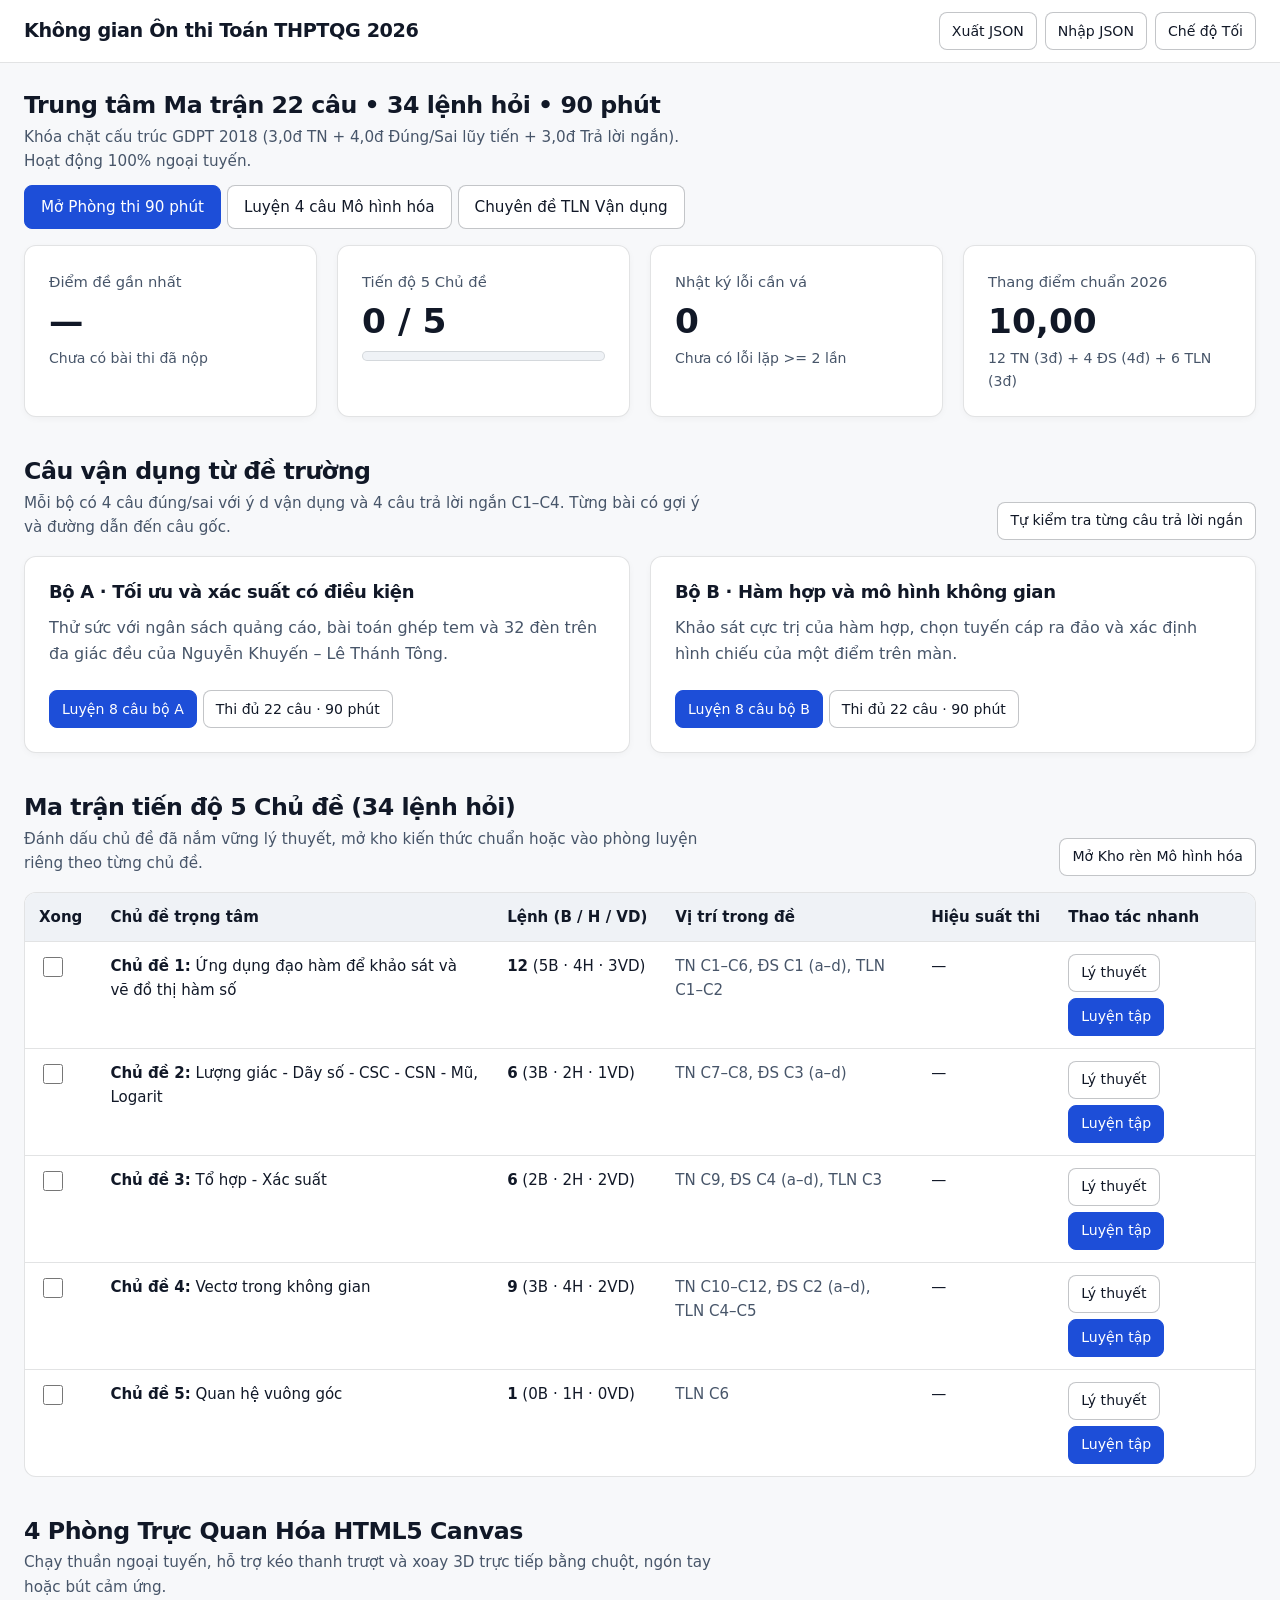
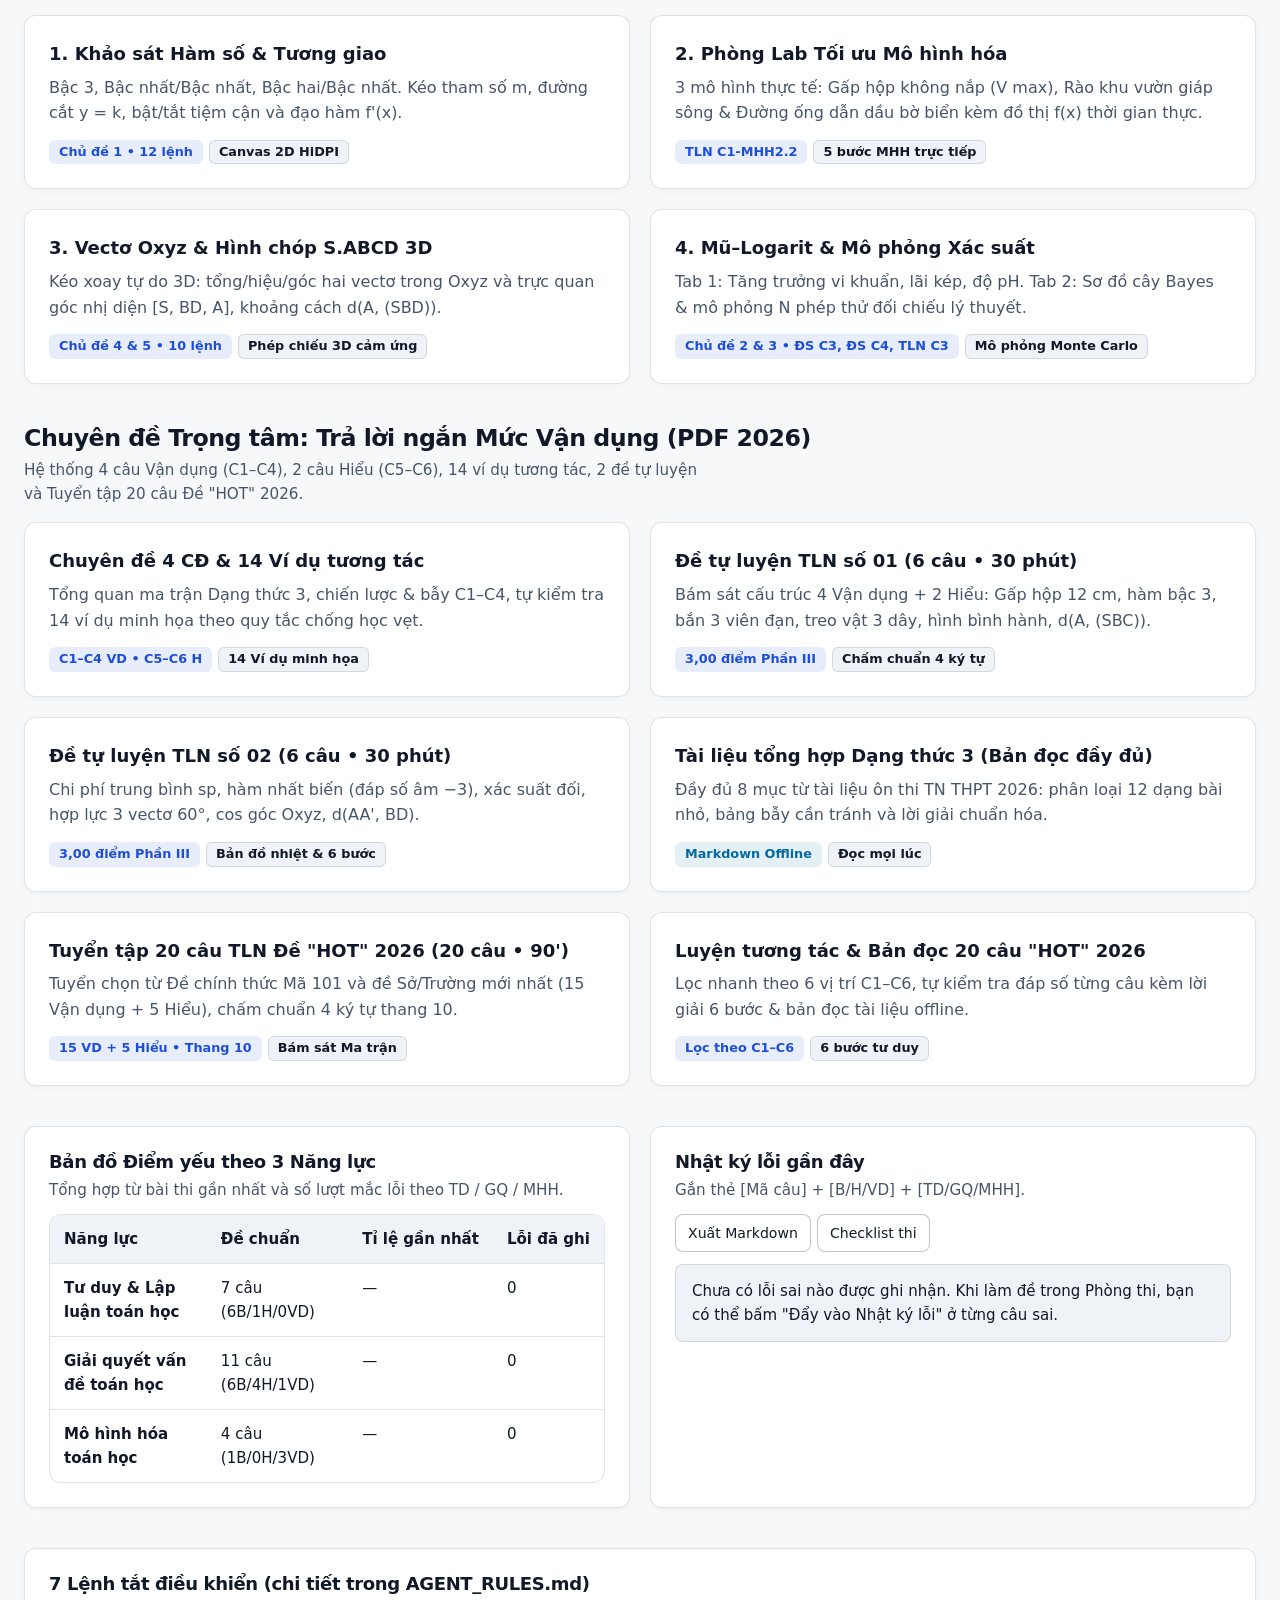
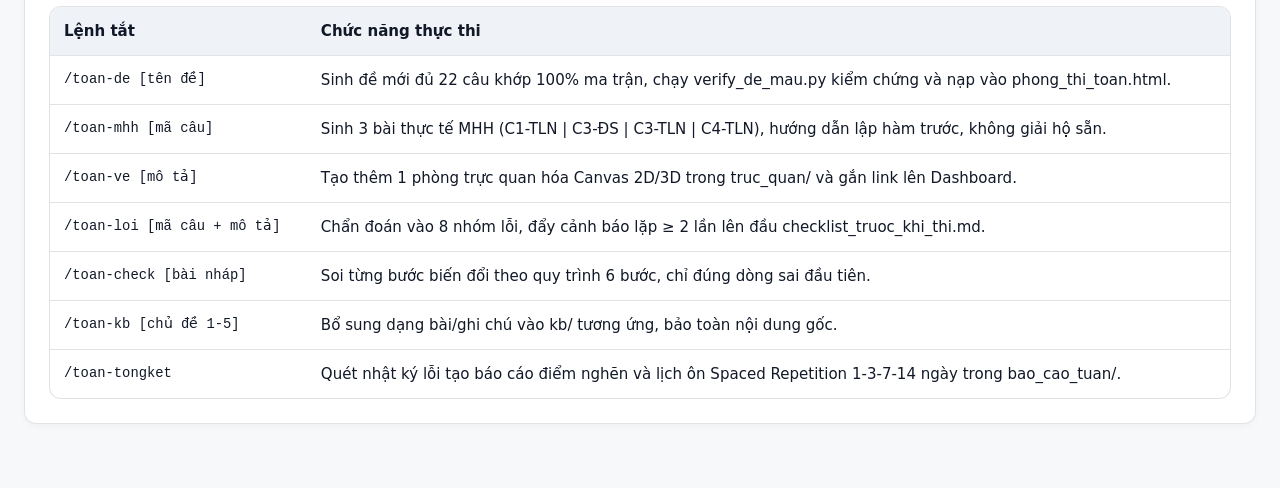
<file: index.html>
<!DOCTYPE html>
<html lang="vi">
<head>
  <meta charset="UTF-8">
  <meta name="viewport" content="width=device-width, initial-scale=1.0">
  <title>Không gian Học tập Toán THPTQG 2026 — GDPT 2018</title>
  <link rel="stylesheet" href="assets/style.css">
  <link rel="manifest" href="manifest.json">
</head>
<body>
  <header class="topbar">
    <div class="wrap topbar-inner">
      <div class="topbar-brand">
        <h1>Không gian Ôn thi Toán THPTQG 2026</h1>
      </div>
      <div class="topbar-actions">
        <button class="btn btn-sm" type="button" id="btnExportJson">Xuất JSON</button>
        <label class="btn btn-sm" style="cursor: pointer;">
          Nhập JSON
          <input type="file" id="inpImportJson" accept=".json" style="display: none;">
        </label>
        <button class="btn btn-sm" type="button" data-theme-toggle>Chế độ Tối</button>
      </div>
    </div>
  </header>

  <main class="wrap">
    <!-- Tổng quan nhanh & Hành động chính -->
    <section class="section">
      <div class="section-head">
        <div>
          <h2>Trung tâm Ma trận 22 câu • 34 lệnh hỏi • 90 phút</h2>
          <p>Khóa chặt cấu trúc GDPT 2018 (3,0đ TN + 4,0đ Đúng/Sai lũy tiến + 3,0đ Trả lời ngắn). Hoạt động 100% ngoại tuyến.</p>
        </div>
        <div class="tag-row">
          <a class="btn btn-primary" href="luyen_tap/phong_thi_toan.html?mode=full">Mở Phòng thi 90 phút</a>
          <a class="btn" href="luyen_tap/phong_thi_toan.html?mode=mhh">Luyện 4 câu Mô hình hóa</a>
          <a class="btn" href="luyen_tap/chuyen_de_tln.html">Chuyên đề TLN Vận dụng</a>
        </div>
      </div>

      <div class="grid grid-4">
        <div class="card">
          <div class="stat-label">Điểm đề gần nhất</div>
          <div class="stat-value" id="statLastScore">—</div>
          <div class="stat-sub" id="statExamCount">Chưa có bài thi đã nộp</div>
        </div>
        <div class="card">
          <div class="stat-label">Tiến độ 5 Chủ đề</div>
          <div class="stat-value" id="statTopicProgress">0 / 5</div>
          <div class="progress-track" style="margin-top: 10px;">
            <div class="progress-fill" id="statTopicBar" style="width: 0%;"></div>
          </div>
        </div>
        <div class="card">
          <div class="stat-label">Nhật ký lỗi cần vá</div>
          <div class="stat-value" id="statErrorCount">0</div>
          <div class="stat-sub" id="statRepeatWarn">Chưa có lỗi lặp &ge; 2 lần</div>
        </div>
        <div class="card">
          <div class="stat-label">Thang điểm chuẩn 2026</div>
          <div class="stat-value">10,00</div>
          <div class="stat-sub">12 TN (3đ) + 4 ĐS (4đ) + 6 TLN (3đ)</div>
        </div>
      </div>
    </section>

    <section class="section" aria-labelledby="schoolTitle">
      <div class="section-head">
        <div>
          <h2 id="schoolTitle">Câu vận dụng từ đề trường</h2>
          <p>Mỗi bộ có 4 câu đúng/sai với ý d vận dụng và 4 câu trả lời ngắn C1–C4. Từng bài có gợi ý và đường dẫn đến câu gốc.</p>
        </div>
        <a class="btn btn-sm" href="luyen_tap/chuyen_de_tln.html?tab=de_truong">Tự kiểm tra từng câu trả lời ngắn</a>
      </div>
      <div class="grid grid-2">
        <article class="card school-pack">
          <h3>Bộ A · Tối ưu và xác suất có điều kiện</h3>
          <p>Thử sức với ngân sách quảng cáo, bài toán ghép tem và 32 đèn trên đa giác đều của Nguyễn Khuyến – Lê Thánh Tông.</p>
          <div class="tag-row">
            <a class="btn btn-sm btn-primary" href="luyen_tap/phong_thi_toan.html?mode=truong_a">Luyện 8 câu bộ A</a>
            <a class="btn btn-sm" href="luyen_tap/phong_thi_toan.html?mode=full_truong_a">Thi đủ 22 câu · 90 phút</a>
          </div>
        </article>
        <article class="card school-pack">
          <h3>Bộ B · Hàm hợp và mô hình không gian</h3>
          <p>Khảo sát cực trị của hàm hợp, chọn tuyến cáp ra đảo và xác định hình chiếu của một điểm trên màn.</p>
          <div class="tag-row">
            <a class="btn btn-sm btn-primary" href="luyen_tap/phong_thi_toan.html?mode=truong_b">Luyện 8 câu bộ B</a>
            <a class="btn btn-sm" href="luyen_tap/phong_thi_toan.html?mode=full_truong_b">Thi đủ 22 câu · 90 phút</a>
          </div>
        </article>
      </div>
    </section>

    <!-- Ma trận 5 Chủ đề -->
    <section class="section">
      <div class="section-head">
        <div>
          <h2>Ma trận tiến độ 5 Chủ đề (34 lệnh hỏi)</h2>
          <p>Đánh dấu chủ đề đã nắm vững lý thuyết, mở kho kiến thức chuẩn hoặc vào phòng luyện riêng theo từng chủ đề.</p>
        </div>
        <a class="btn btn-sm" href="tai_lieu.html?doc=luyen_tap/kho_mhh_van_dung.md">Mở Kho rèn Mô hình hóa</a>
      </div>

      <div class="table-wrap">
        <table>
          <thead>
            <tr>
              <th>Xong</th>
              <th>Chủ đề trọng tâm</th>
              <th class="num">Lệnh (B / H / VD)</th>
              <th>Vị trí trong đề</th>
              <th class="num">Hiệu suất thi</th>
              <th>Thao tác nhanh</th>
            </tr>
          </thead>
          <tbody id="matrixTableBody"></tbody>
        </table>
      </div>
    </section>

    <!-- 4 Phòng Trực Quan Hóa HTML5 Canvas -->
    <section class="section">
      <div class="section-head">
        <div>
          <h2>4 Phòng Trực Quan Hóa HTML5 Canvas</h2>
          <p>Chạy thuần ngoại tuyến, hỗ trợ kéo thanh trượt và xoay 3D trực tiếp bằng chuột, ngón tay hoặc bút cảm ứng.</p>
        </div>
      </div>

      <div class="grid grid-2">
        <a class="card card-link" href="truc_quan/01_khao_sat_va_tuong_giao.html">
          <div>
            <div class="card-title">1. Khảo sát Hàm số &amp; Tương giao</div>
            <p class="muted">Bậc 3, Bậc nhất/Bậc nhất, Bậc hai/Bậc nhất. Kéo tham số m, đường cắt y = k, bật/tắt tiệm cận và đạo hàm f'(x).</p>
          </div>
          <div class="tag-row">
            <span class="badge badge-accent">Chủ đề 1 • 12 lệnh</span>
            <span class="badge">Canvas 2D HiDPI</span>
          </div>
        </a>

        <a class="card card-link" href="truc_quan/02_phong_lab_toi_uu_mhh.html">
          <div>
            <div class="card-title">2. Phòng Lab Tối ưu Mô hình hóa</div>
            <p class="muted">3 mô hình thực tế: Gấp hộp không nắp (V max), Rào khu vườn giáp sông &amp; Đường ống dẫn dầu bờ biển kèm đồ thị f(x) thời gian thực.</p>
          </div>
          <div class="tag-row">
            <span class="badge badge-accent">TLN C1-MHH2.2</span>
            <span class="badge">5 bước MHH trực tiếp</span>
          </div>
        </a>

        <a class="card card-link" href="truc_quan/03_vecto_va_hinh_hoc_3d.html">
          <div>
            <div class="card-title">3. Vectơ Oxyz &amp; Hình chóp S.ABCD 3D</div>
            <p class="muted">Kéo xoay tự do 3D: tổng/hiệu/góc hai vectơ trong Oxyz và trực quan góc nhị diện [S, BD, A], khoảng cách d(A, (SBD)).</p>
          </div>
          <div class="tag-row">
            <span class="badge badge-accent">Chủ đề 4 &amp; 5 • 10 lệnh</span>
            <span class="badge">Phép chiếu 3D cảm ứng</span>
          </div>
        </a>

        <a class="card card-link" href="truc_quan/04_mu_log_va_xac_suat_mhh.html">
          <div>
            <div class="card-title">4. Mũ–Logarit &amp; Mô phỏng Xác suất</div>
            <p class="muted">Tab 1: Tăng trưởng vi khuẩn, lãi kép, độ pH. Tab 2: Sơ đồ cây Bayes &amp; mô phỏng N phép thử đối chiếu lý thuyết.</p>
          </div>
          <div class="tag-row">
            <span class="badge badge-accent">Chủ đề 2 &amp; 3 • ĐS C3, ĐS C4, TLN C3</span>
            <span class="badge">Mô phỏng Monte Carlo</span>
          </div>
        </a>
      </div>
    </section>

    <!-- Chuyên đề Trọng tâm: Trả lời ngắn Mức Vận dụng (PDF 2026) -->
    <section class="section">
      <div class="section-head">
        <div>
          <h2>Chuyên đề Trọng tâm: Trả lời ngắn Mức Vận dụng (PDF 2026)</h2>
          <p>Hệ thống 4 câu Vận dụng (C1–C4), 2 câu Hiểu (C5–C6), 14 ví dụ tương tác, 2 đề tự luyện và Tuyển tập 20 câu Đề "HOT" 2026.</p>
        </div>
      </div>

      <div class="grid grid-2">
        <a class="card card-link" href="luyen_tap/chuyen_de_tln.html">
          <div>
            <div class="card-title">Chuyên đề 4 CĐ &amp; 14 Ví dụ tương tác</div>
            <p class="muted">Tổng quan ma trận Dạng thức 3, chiến lược &amp; bẫy C1–C4, tự kiểm tra 14 ví dụ minh họa theo quy tắc chống học vẹt.</p>
          </div>
          <div class="tag-row">
            <span class="badge badge-accent">C1–C4 VD • C5–C6 H</span>
            <span class="badge">14 Ví dụ minh họa</span>
          </div>
        </a>

        <a class="card card-link" href="luyen_tap/phong_thi_toan.html?mode=tln_de1">
          <div>
            <div class="card-title">Đề tự luyện TLN số 01 (6 câu • 30 phút)</div>
            <p class="muted">Bám sát cấu trúc 4 Vận dụng + 2 Hiểu: Gấp hộp 12 cm, hàm bậc 3, bắn 3 viên đạn, treo vật 3 dây, hình bình hành, d(A, (SBC)).</p>
          </div>
          <div class="tag-row">
            <span class="badge badge-accent">3,00 điểm Phần III</span>
            <span class="badge">Chấm chuẩn 4 ký tự</span>
          </div>
        </a>

        <a class="card card-link" href="luyen_tap/phong_thi_toan.html?mode=tln_de2">
          <div>
            <div class="card-title">Đề tự luyện TLN số 02 (6 câu • 30 phút)</div>
            <p class="muted">Chi phí trung bình sp, hàm nhất biến (đáp số âm −3), xác suất đối, hợp lực 3 vectơ 60°, cos góc Oxyz, d(AA', BD).</p>
          </div>
          <div class="tag-row">
            <span class="badge badge-accent">3,00 điểm Phần III</span>
            <span class="badge">Bản đồ nhiệt &amp; 6 bước</span>
          </div>
        </a>

        <a class="card card-link" href="tai_lieu.html?doc=luyen_tap/chuyen_de_tln_van_dung.md">
          <div>
            <div class="card-title">Tài liệu tổng hợp Dạng thức 3 (Bản đọc đầy đủ)</div>
            <p class="muted">Đầy đủ 8 mục từ tài liệu ôn thi TN THPT 2026: phân loại 12 dạng bài nhỏ, bảng bẫy cần tránh và lời giải chuẩn hóa.</p>
          </div>
          <div class="tag-row">
            <span class="badge badge-info">Markdown Offline</span>
            <span class="badge">Đọc mọi lúc</span>
          </div>
        </a>

        <a class="card card-link" href="luyen_tap/phong_thi_toan.html?mode=tln_hot20">
          <div>
            <div class="card-title">Tuyển tập 20 câu TLN Đề "HOT" 2026 (20 câu • 90')</div>
            <p class="muted">Tuyển chọn từ Đề chính thức Mã 101 và đề Sở/Trường mới nhất (15 Vận dụng + 5 Hiểu), chấm chuẩn 4 ký tự thang 10.</p>
          </div>
          <div class="tag-row">
            <span class="badge badge-accent">15 VD + 5 Hiểu • Thang 10</span>
            <span class="badge">Bám sát Ma trận</span>
          </div>
        </a>

        <a class="card card-link" href="luyen_tap/chuyen_de_tln.html?tab=hot20">
          <div>
            <div class="card-title">Luyện tương tác &amp; Bản đọc 20 câu "HOT" 2026</div>
            <p class="muted">Lọc nhanh theo 6 vị trí C1–C6, tự kiểm tra đáp số từng câu kèm lời giải 6 bước &amp; bản đọc tài liệu offline.</p>
          </div>
          <div class="tag-row">
            <span class="badge badge-accent">Lọc theo C1–C6</span>
            <span class="badge">6 bước tư duy</span>
          </div>
        </a>
      </div>
    </section>

    <!-- Bản đồ Điểm yếu theo Năng lực & Nhật ký lỗi -->
    <section class="section">
      <div class="grid grid-2">
        <div class="card">
          <div class="section-head" style="margin-bottom: 12px;">
            <div>
              <h3>Bản đồ Điểm yếu theo 3 Năng lực</h3>
              <p>Tổng hợp từ bài thi gần nhất và số lượt mắc lỗi theo TD / GQ / MHH.</p>
            </div>
          </div>
          <div class="table-wrap">
            <table>
              <thead>
                <tr>
                  <th>Năng lực</th>
                  <th class="num">Đề chuẩn</th>
                  <th class="num">Tỉ lệ gần nhất</th>
                  <th class="num">Lỗi đã ghi</th>
                </tr>
              </thead>
              <tbody id="compMapBody"></tbody>
            </table>
          </div>
        </div>

        <div class="card">
          <div class="section-head" style="margin-bottom: 12px;">
            <div>
              <h3>Nhật ký lỗi gần đây</h3>
              <p>Gắn thẻ [Mã câu] + [B/H/VD] + [TD/GQ/MHH].</p>
            </div>
            <div class="tag-row">
              <button type="button" class="btn btn-sm" id="btnCopyErrMd">Xuất Markdown</button>
              <a class="btn btn-sm" href="tai_lieu.html?doc=chan_doan/checklist_truoc_khi_thi.md">Checklist thi</a>
            </div>
          </div>
          <div id="recentErrorList"></div>
          <textarea id="mdPreviewBox" readonly style="display: none; margin-top: 10px; font-family: var(--font-mono); font-size: 0.84rem;"></textarea>
        </div>
      </div>
    </section>

    <!-- Tham khảo 7 lệnh tắt mở rộng -->
    <section class="section">
      <div class="card">
        <h3 style="margin-bottom: 10px;">7 Lệnh tắt điều khiển (chi tiết trong AGENT_RULES.md)</h3>
        <div class="table-wrap">
          <table>
            <thead>
              <tr>
                <th>Lệnh tắt</th>
                <th>Chức năng thực thi</th>
              </tr>
            </thead>
            <tbody>
              <tr><td class="mono">/toan-de [tên đề]</td><td>Sinh đề mới đủ 22 câu khớp 100% ma trận, chạy verify_de_mau.py kiểm chứng và nạp vào phong_thi_toan.html.</td></tr>
              <tr><td class="mono">/toan-mhh [mã câu]</td><td>Sinh 3 bài thực tế MHH (C1-TLN | C3-ĐS | C3-TLN | C4-TLN), hướng dẫn lập hàm trước, không giải hộ sẵn.</td></tr>
              <tr><td class="mono">/toan-ve [mô tả]</td><td>Tạo thêm 1 phòng trực quan hóa Canvas 2D/3D trong truc_quan/ và gắn link lên Dashboard.</td></tr>
              <tr><td class="mono">/toan-loi [mã câu + mô tả]</td><td>Chẩn đoán vào 8 nhóm lỗi, đẩy cảnh báo lặp &ge; 2 lần lên đầu checklist_truoc_khi_thi.md.</td></tr>
              <tr><td class="mono">/toan-check [bài nháp]</td><td>Soi từng bước biến đổi theo quy trình 6 bước, chỉ đúng dòng sai đầu tiên.</td></tr>
              <tr><td class="mono">/toan-kb [chủ đề 1-5]</td><td>Bổ sung dạng bài/ghi chú vào kb/ tương ứng, bảo toàn nội dung gốc.</td></tr>
              <tr><td class="mono">/toan-tongket</td><td>Quét nhật ký lỗi tạo báo cáo điểm nghẽn và lịch ôn Spaced Repetition 1-3-7-14 ngày trong bao_cao_tuan/.</td></tr>
            </tbody>
          </table>
        </div>
      </div>
    </section>
  </main>

  <script src="assets/common.js"></script>
  <script>
    (function () {
      'use strict';
      var C = window.TOAN_COMMON;
      var M = window.TOAN_MATRIX;
      C.initTheme();

      function renderDashboard() {
        var store = C.loadStore();
        var lastExam = store.examHistory[0] || null;

        // Thống kê đầu trang
        if (lastExam) {
          document.getElementById('statLastScore').textContent =
            C.formatNum(lastExam.totalScore, 2) + ' / ' + C.formatNum(lastExam.maxScore, 2);
          document.getElementById('statExamCount').textContent =
            'Đã lưu ' + store.examHistory.length + ' lượt làm bài';
        } else {
          document.getElementById('statLastScore').textContent = '—';
          document.getElementById('statExamCount').textContent = 'Chưa có bài thi đã nộp';
        }

        var doneCount = 0;
        M.chu_de.forEach(function (cd) {
          if (store.topicDone[String(cd.id)]) doneCount++;
        });
        document.getElementById('statTopicProgress').textContent = doneCount + ' / 5';
        document.getElementById('statTopicBar').style.width = ((doneCount / 5) * 100) + '%';

        document.getElementById('statErrorCount').textContent = String(store.errorLogs.length);
        var rep = C.getRepeatedErrorCounts();
        var repeatedKeys = Object.keys(rep).filter(function (k) { return rep[k] >= 2; });
        document.getElementById('statRepeatWarn').textContent = repeatedKeys.length
          ? ('Cảnh báo lặp >= 2 lần: ' + repeatedKeys[0])
          : 'Chưa có lỗi lặp >= 2 lần';

        // Bảng 5 chủ đề
        var tbody = document.getElementById('matrixTableBody');
        tbody.innerHTML = '';
        M.chu_de.forEach(function (cd) {
          var tr = document.createElement('tr');
          var checked = Boolean(store.topicDone[String(cd.id)]);
          var topicPerf = '—';
          if (lastExam && lastExam.byTopic && lastExam.byTopic[cd.id] && lastExam.byTopic[cd.id].tot > 0) {
            var st = lastExam.byTopic[cd.id];
            topicPerf = st.ok + '/' + st.tot + ' (' + Math.round((st.ok / st.tot) * 100) + '%)';
          }
          tr.innerHTML =
            '<td><input type="checkbox" aria-label="Hoàn thành chủ đề ' + cd.id + '" ' + (checked ? 'checked' : '') + ' data-topic-chk="' + cd.id + '"></td>' +
            '<td><strong>Chủ đề ' + cd.id + ':</strong> ' + cd.ten + '</td>' +
            '<td class="num"><strong>' + cd.lenh.tong + '</strong> (' + cd.lenh.B + 'B · ' + cd.lenh.H + 'H · ' + cd.lenh.VD + 'VD)</td>' +
            '<td class="muted">' + cd.ma_cau + '</td>' +
            '<td class="num">' + topicPerf + '</td>' +
            '<td><div class="tag-row">' +
              '<a class="btn btn-sm" href="tai_lieu.html?doc=' + encodeURIComponent(cd.file_kb) + '">Lý thuyết</a>' +
              '<a class="btn btn-sm btn-primary" href="luyen_tap/phong_thi_toan.html?mode=cd' + cd.id + '">Luyện tập</a>' +
            '</div></td>';
          tbody.appendChild(tr);
        });

        document.querySelectorAll('[data-topic-chk]').forEach(function (chk) {
          chk.addEventListener('change', function () {
            C.toggleTopicProgress(chk.getAttribute('data-topic-chk'), chk.checked);
            renderDashboard();
          });
        });

        // Bản đồ Năng lực TD / GQ / MHH
        var errByComp = { TD: 0, GQ: 0, MHH: 0 };
        store.errorLogs.forEach(function (e) {
          if (errByComp[e.nang_luc] != null) errByComp[e.nang_luc]++;
        });
        var compBody = document.getElementById('compMapBody');
        compBody.innerHTML = ['TD', 'GQ', 'MHH'].map(function (k) {
          var meta = M.nang_luc[k];
          var rate = '—';
          if (lastExam && lastExam.byCompetency && lastExam.byCompetency[k] && lastExam.byCompetency[k].tot > 0) {
            var c = lastExam.byCompetency[k];
            rate = c.ok + '/' + c.tot + ' (' + Math.round((c.ok / c.tot) * 100) + '%)';
          }
          return '<tr>' +
            '<td><strong>' + meta.ten + '</strong></td>' +
            '<td class="num">' + meta.so_cau + ' câu (' + meta.B + 'B/' + meta.H + 'H/' + meta.VD + 'VD)</td>' +
            '<td class="num">' + rate + '</td>' +
            '<td class="num">' + errByComp[k] + '</td>' +
          '</tr>';
        }).join('');

        // Danh sách lỗi gần đây
        var errListEl = document.getElementById('recentErrorList');
        if (!store.errorLogs.length) {
          errListEl.innerHTML = '<div class="notice">Chưa có lỗi sai nào được ghi nhận. Khi làm đề trong Phòng thi, bạn có thể bấm "Đẩy vào Nhật ký lỗi" ở từng câu sai.</div>';
        } else {
          errListEl.innerHTML = store.errorLogs.slice(0, 6).map(function (it) {
            return '<div class="ds-row">' +
              '<div class="ds-text">' +
                '<div class="tag-row" style="margin-bottom:4px;">' +
                  '<span class="badge badge-err">' + it.nhom_loi + '</span>' +
                  '<span class="badge badge-accent">' + it.ma_lenh + '</span>' +
                  '<span class="badge">' + it.cap_do + '</span>' +
                  '<span class="badge badge-info">' + it.nang_luc + '</span>' +
                '</div>' +
                '<div>' + it.tom_tat + (it.ghi_chu ? ' — <span class="muted">' + it.ghi_chu + '</span>' : '') + '</div>' +
              '</div>' +
              '<button type="button" class="btn btn-sm" data-del-err="' + it.id + '">Xóa</button>' +
            '</div>';
          }).join('');

          document.querySelectorAll('[data-del-err]').forEach(function (btn) {
            btn.addEventListener('click', function () {
              C.deleteErrorLog(btn.getAttribute('data-del-err'));
              renderDashboard();
            });
          });
        }
      }

      document.getElementById('btnExportJson').addEventListener('click', C.exportJSON);
      document.getElementById('inpImportJson').addEventListener('change', function (ev) {
        var file = ev.target.files && ev.target.files[0];
        if (!file) return;
        C.importJSON(file, function (err) {
          if (err) alert('Lỗi nhập JSON: ' + err.message);
          else renderDashboard();
        });
      });

      document.getElementById('btnCopyErrMd').addEventListener('click', function () {
        var box = document.getElementById('mdPreviewBox');
        box.style.display = box.style.display === 'none' ? 'block' : 'none';
        box.value = C.exportErrorLogsMarkdown();
      });

      renderDashboard();
    })();
  </script>
</body>
</html>
</file>
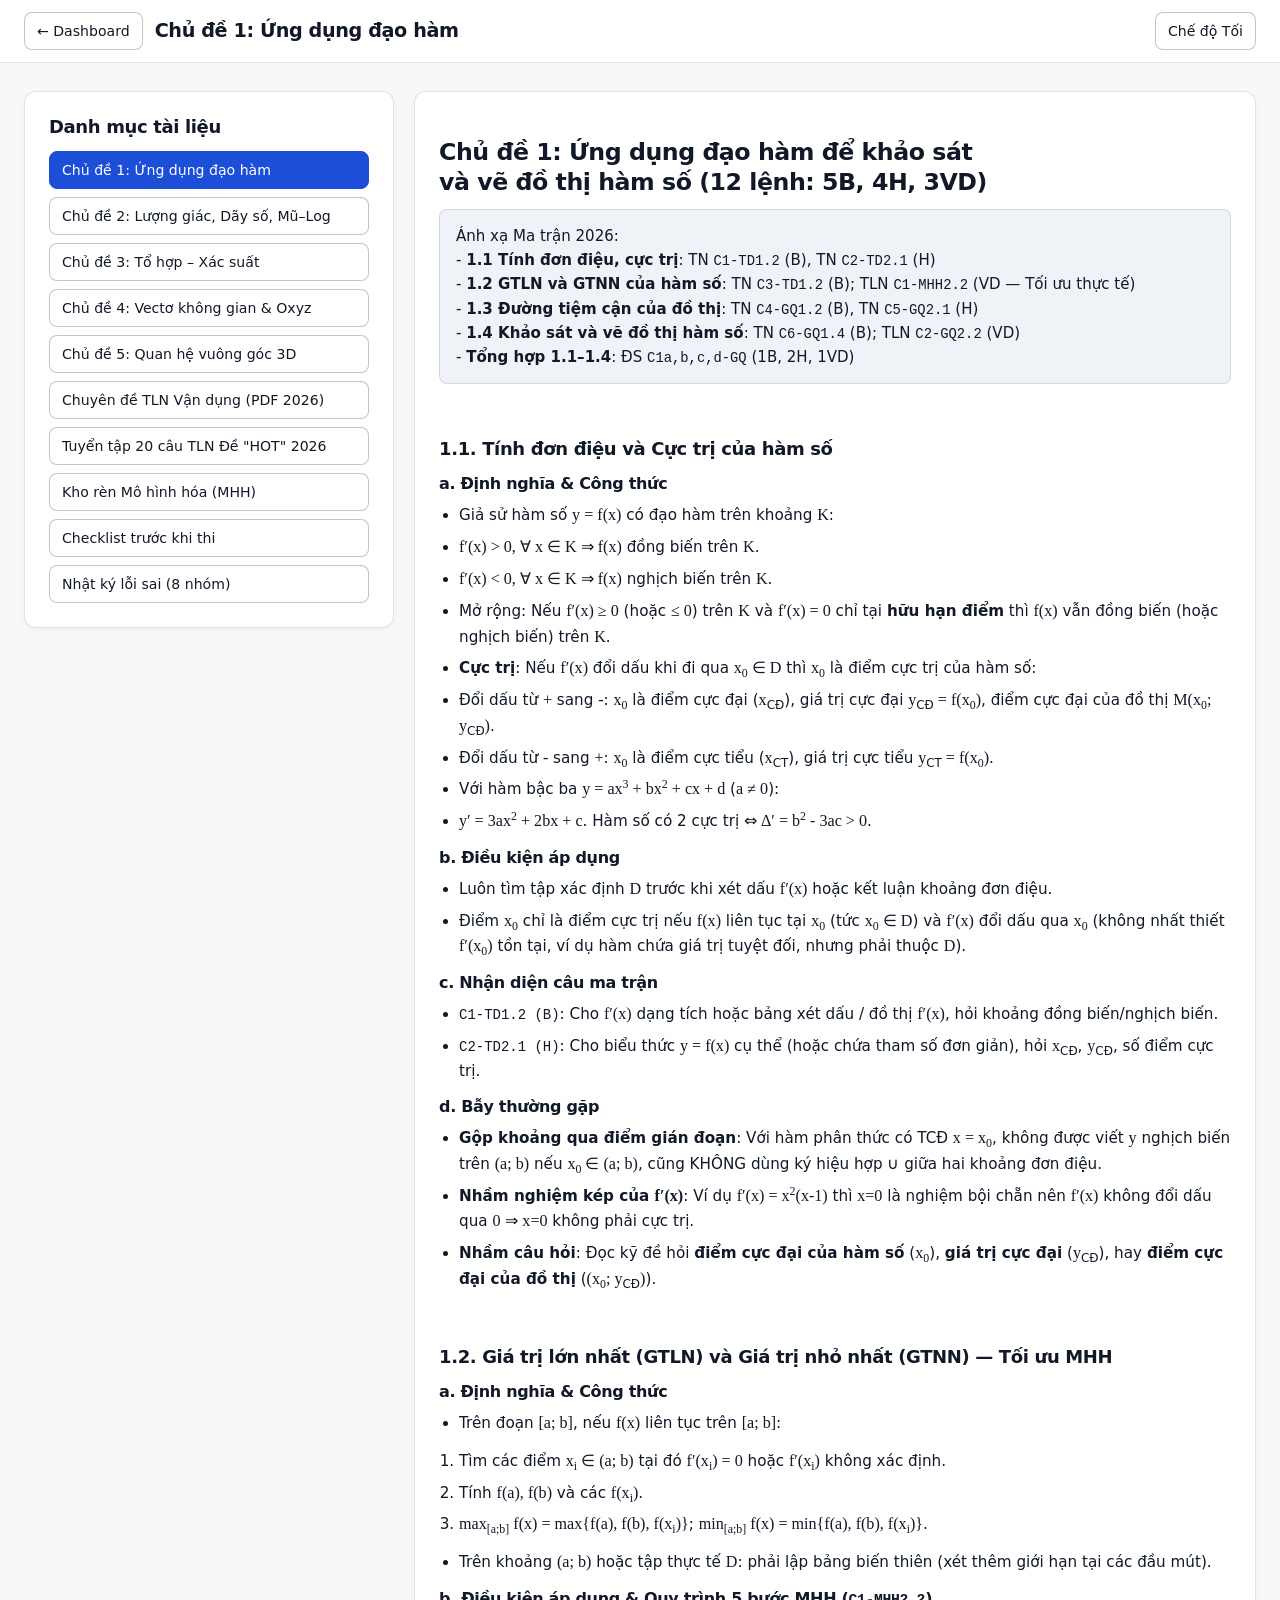
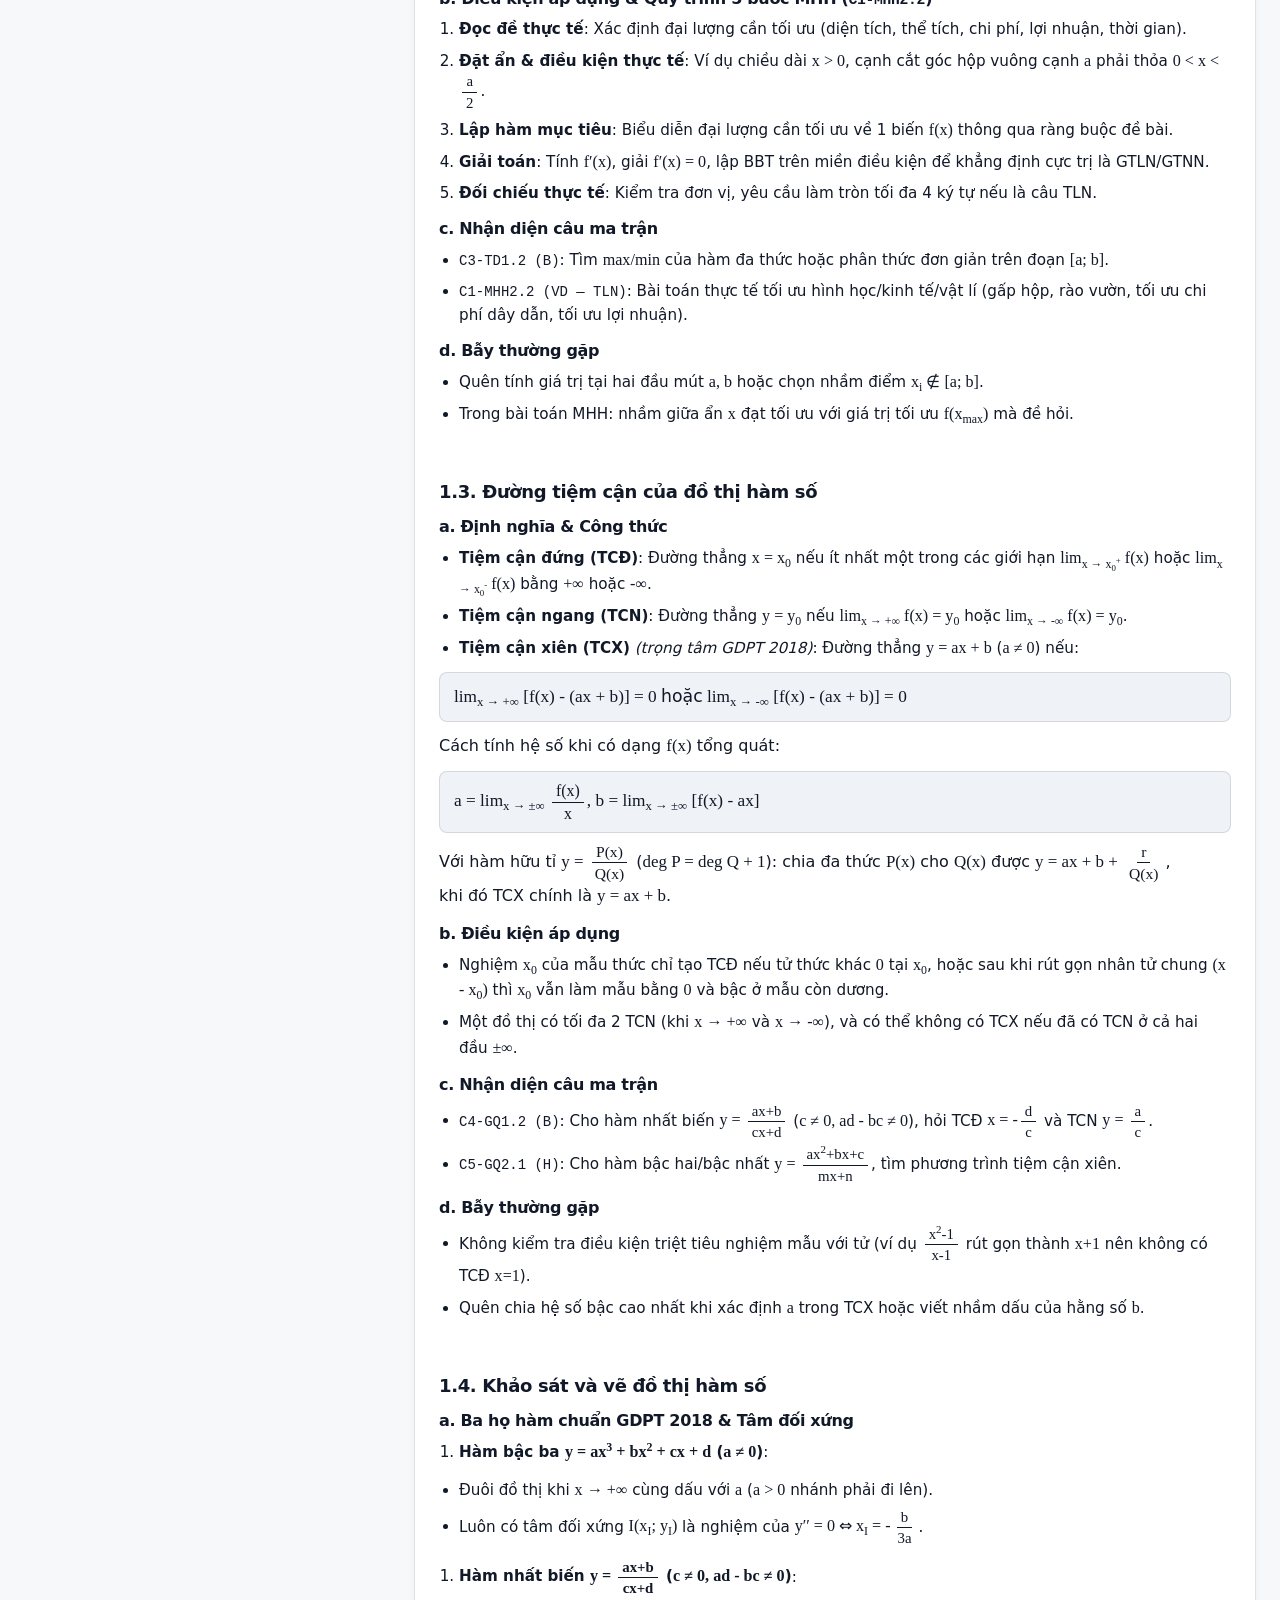
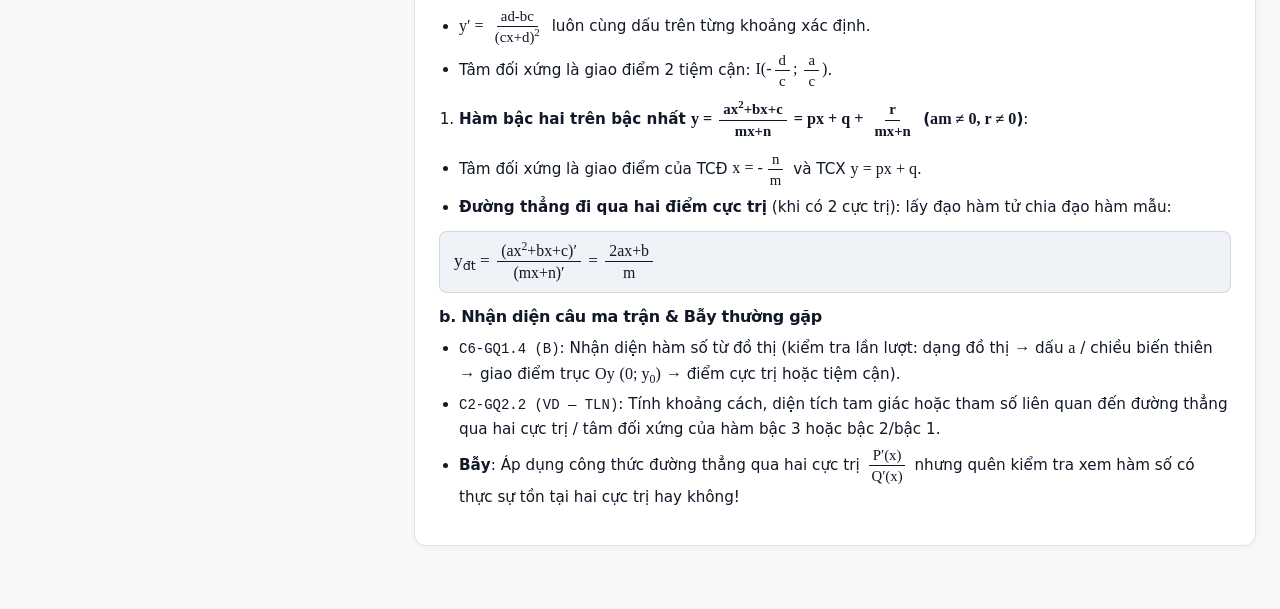
<file: tai_lieu.html>
<!DOCTYPE html>
<html lang="vi">
<head>
  <meta charset="UTF-8">
  <meta name="viewport" content="width=device-width, initial-scale=1.0">
  <title>Kho Tài liệu Toán THPTQG 2026 — GDPT 2018</title>
  <link rel="stylesheet" href="assets/style.css">
  <link rel="manifest" href="manifest.json">
</head>
<body>
  <header class="topbar">
    <div class="wrap topbar-inner">
      <div class="topbar-brand">
        <a class="btn btn-sm" href="index.html">← Dashboard</a>
        <h1 id="docTitle">Kho Tài liệu Toán THPTQG 2026</h1>
      </div>
      <div class="topbar-actions">
        <button class="btn btn-sm" type="button" data-theme-toggle>Chế độ Tối</button>
      </div>
    </div>
  </header>

  <main class="wrap">
    <div class="lab-layout">
      <aside class="card" aria-label="Danh mục tài liệu">
        <h3>Danh mục tài liệu</h3>
        <div id="docNav" style="display: flex; flex-direction: column; gap: 8px; margin-top: 12px;"></div>
      </aside>

      <article class="card" id="docContent" style="min-width: 0;"></article>
    </div>
  </main>

  <script src="assets/common.js"></script>
  <script src="assets/docs_data.js"></script>
  <script>
    (function () {
      'use strict';
      var C = window.TOAN_COMMON;
      var DOCS = window.TOAN_DOCS || {};
      C.initTheme();

      var DOC_LIST = [
        { key: 'kb/01_ung_dung_dao_ham.md', label: 'Chủ đề 1: Ứng dụng đạo hàm' },
        { key: 'kb/02_luong_giac_day_so_mu_log.md', label: 'Chủ đề 2: Lượng giác, Dãy số, Mũ–Log' },
        { key: 'kb/03_to_hop_xac_suat.md', label: 'Chủ đề 3: Tổ hợp – Xác suất' },
        { key: 'kb/04_vecto_khong_gian.md', label: 'Chủ đề 4: Vectơ không gian & Oxyz' },
        { key: 'kb/05_quan_he_vuong_goc.md', label: 'Chủ đề 5: Quan hệ vuông góc 3D' },
        { key: 'luyen_tap/chuyen_de_tln_van_dung.md', label: 'Chuyên đề TLN Vận dụng (PDF 2026)' },
        { key: 'luyen_tap/tuyen_tap_20_cau_tln_hot_2026.md', label: 'Tuyển tập 20 câu TLN Đề "HOT" 2026' },
        { key: 'luyen_tap/kho_mhh_van_dung.md', label: 'Kho rèn Mô hình hóa (MHH)' },
        { key: 'chan_doan/checklist_truoc_khi_thi.md', label: 'Checklist trước khi thi' },
        { key: 'chan_doan/nhat_ky_loi_sai.md', label: 'Nhật ký lỗi sai (8 nhóm)' }
      ];

      function esc(s) {
        return String(s).replace(/&/g, '&amp;').replace(/</g, '&lt;').replace(/>/g, '&gt;');
      }

      function readBraceGroup(str, idx) {
        if (idx >= str.length) return { content: '', next: idx };
        if (str.charAt(idx) !== '{') {
          if (str.charAt(idx) === '\\') {
            var cmdM = /^\\[A-Za-z]+/.exec(str.slice(idx));
            if (cmdM) return { content: cmdM[0], next: idx + cmdM[0].length };
            return { content: str.slice(idx, idx + 2), next: idx + 2 };
          }
          return { content: str.charAt(idx), next: idx + 1 };
        }
        var depth = 0;
        var i = idx;
        while (i < str.length) {
          var ch = str.charAt(i);
          if (ch === '\\' && i + 1 < str.length) { i += 2; continue; }
          if (ch === '{') depth++;
          else if (ch === '}') {
            depth--;
            if (depth === 0) {
              return { content: str.slice(idx + 1, i), next: i + 1 };
            }
          }
          i++;
        }
        return { content: str.slice(idx + 1), next: str.length };
      }

      var TEX_SYMBOLS = {
        Leftrightarrow: '⇔', Rightarrow: '⇒', Leftarrow: '⇐', leftrightarrow: '↔',
        to: '→', mapsto: '↦', le: '≤', leq: '≤', ge: '≥', geq: '≥',
        neq: '≠', ne: '≠', approx: '≈', equiv: '≡', cdot: '·', times: '×',
        pm: '±', mp: '∓', infty: '∞', circ: '°', pi: 'π', alpha: 'α',
        beta: 'β', gamma: 'γ', theta: 'θ', varphi: 'φ', phi: 'φ',
        Delta: 'Δ', Omega: 'Ω', Sigma: '∑', sum: '∑', prod: '∏',
        in: '∈', notin: '∉', subset: '⊂', subseteq: '⊆', cup: '∪', cap: '∩',
        varnothing: '∅', emptyset: '∅', perp: '⊥', parallel: '∥',
        forall: '∀', exists: '∃', dots: '…', ldots: '…', cdots: '⋯',
        lfloor: '⌊', rfloor: '⌋', lceil: '⌈', rceil: '⌉',
        lvert: '|', rvert: '|', lVert: '‖', rVert: '‖', mid: '|',
        lim: 'lim', max: 'max', min: 'min', log: 'log', ln: 'ln',
        sin: 'sin', cos: 'cos', tan: 'tan', cot: 'cot', arccos: 'arccos',
        arcsin: 'arcsin', arctan: 'arctan', deg: 'deg', prime: '′',
        triangle: '△', quad: ' ', qquad: '  '
      };

      var BB_MAP = { R: 'ℝ', Z: 'ℤ', N: 'ℕ', Q: 'ℚ', C: 'ℂ' };

      function renderMathOffline(escTex) {
        var s = String(escTex || '');
        var out = '';
        var i = 0;
        while (i < s.length) {
          var ch = s.charAt(i);

          if (ch === '\\') {
            var nextCh = s.charAt(i + 1);
            if (nextCh === '{' || nextCh === '}') {
              out += nextCh;
              i += 2;
              continue;
            }
            if (nextCh === ';' || nextCh === ',' || nextCh === ' ' || nextCh === '!') {
              out += nextCh === '!' ? '' : '&thinsp;';
              i += 2;
              continue;
            }
            if (nextCh === '\\') {
              out += '<br>';
              i += 2;
              continue;
            }
            var m = /^\\([A-Za-z]+)/.exec(s.slice(i));
            if (m) {
              var cmd = m[1];
              var pos = i + m[0].length;
              if (cmd === 'left' || cmd === 'right') {
                if (s.charAt(pos) === '.') pos++;
                i = pos;
                continue;
              }
              if (cmd === 'begin' || cmd === 'end') {
                var gEnv = readBraceGroup(s, pos);
                pos = gEnv.next;
                if (cmd === 'begin' && gEnv.content === 'array') {
                  var gSpec = readBraceGroup(s, pos);
                  pos = gSpec.next;
                }
                i = pos;
                continue;
              }
              if (cmd === 'dfrac' || cmd === 'frac') {
                while (s.charAt(pos) === ' ') pos++;
                var gNum = readBraceGroup(s, pos);
                pos = gNum.next;
                while (s.charAt(pos) === ' ') pos++;
                var gDen = readBraceGroup(s, pos);
                out += '<span class="mfrac"><span class="mnum">' + renderMathOffline(gNum.content) + '</span><span class="mden">' + renderMathOffline(gDen.content) + '</span></span>';
                i = gDen.next;
                continue;
              }
              if (cmd === 'sqrt') {
                while (s.charAt(pos) === ' ') pos++;
                var rootIdx = '';
                if (s.charAt(pos) === '[') {
                  var rb = s.indexOf(']', pos);
                  if (rb > pos) {
                    rootIdx = '<sup style="margin-right:1px;">' + renderMathOffline(s.slice(pos + 1, rb)) + '</sup>';
                    pos = rb + 1;
                  }
                }
                while (s.charAt(pos) === ' ') pos++;
                var gSq = readBraceGroup(s, pos);
                out += rootIdx + '<span class="msqrt"><span class="mrad">' + renderMathOffline(gSq.content) + '</span></span>';
                i = gSq.next;
                continue;
              }
              if (cmd === 'overrightarrow' || cmd === 'vec') {
                while (s.charAt(pos) === ' ') pos++;
                var gVec = readBraceGroup(s, pos);
                out += '<span class="mvec">' + renderMathOffline(gVec.content) + '</span>';
                i = gVec.next;
                continue;
              }
              if (cmd === 'widehat' || cmd === 'hat') {
                while (s.charAt(pos) === ' ') pos++;
                var gHat = readBraceGroup(s, pos);
                out += '<span class="mhat">' + renderMathOffline(gHat.content) + '</span>';
                i = gHat.next;
                continue;
              }
              if (cmd === 'overline' || cmd === 'bar') {
                while (s.charAt(pos) === ' ') pos++;
                var gBar = readBraceGroup(s, pos);
                out += '<span style="text-decoration: overline;">' + renderMathOffline(gBar.content) + '</span>';
                i = gBar.next;
                continue;
              }
              if (cmd === 'text' || cmd === 'mathrm') {
                while (s.charAt(pos) === ' ') pos++;
                var gTxt = readBraceGroup(s, pos);
                out += '<span style="font-family: var(--font-sans); font-style: normal;">' + gTxt.content + '</span>';
                i = gTxt.next;
                continue;
              }
              if (cmd === 'mathbb') {
                while (s.charAt(pos) === ' ') pos++;
                var gBb = readBraceGroup(s, pos);
                var key = gBb.content.trim();
                out += BB_MAP[key] || ('<strong>' + key + '</strong>');
                i = gBb.next;
                continue;
              }
              if (Object.prototype.hasOwnProperty.call(TEX_SYMBOLS, cmd)) {
                out += TEX_SYMBOLS[cmd];
                i = pos;
                continue;
              }
              out += cmd;
              i = pos;
              continue;
            }
            i++;
            continue;
          }

          if (ch === '{') {
            var grp = readBraceGroup(s, i);
            out += grp.content === ',' ? ',' : renderMathOffline(grp.content);
            i = grp.next;
            continue;
          }

          if (ch === '^') {
            var gSup = readBraceGroup(s, i + 1);
            var supHtml = renderMathOffline(gSup.content.trim());
            if (supHtml === '°') out += '°';
            else if (supHtml === '′') out += '′';
            else out += '<sup>' + supHtml + '</sup>';
            i = gSup.next;
            continue;
          }

          if (ch === '_') {
            var gSub = readBraceGroup(s, i + 1);
            out += '<sub>' + renderMathOffline(gSub.content.trim()) + '</sub>';
            i = gSub.next;
            continue;
          }

          if (ch === "'") {
            out += '′';
            i++;
            continue;
          }

          out += ch;
          i++;
        }
        return out;
      }

      function formatInline(raw) {
        var s = esc(raw);
        var tokens = [];
        var pushTok = function (html) {
          var idx = tokens.length;
          tokens.push(html);
          return '\u0001TOK' + idx + '\u0002';
        };
        s = s.replace(/\$\$([^$]+)\$\$/g, function (_, m) {
          return pushTok('<span class="mwrap">' + renderMathOffline(m) + '</span>');
        });
        s = s.replace(/\$([^$]+)\$/g, function (_, m) {
          return pushTok('<span class="mwrap">' + renderMathOffline(m) + '</span>');
        });
        s = s.replace(/`([^`]+)`/g, function (_, c) {
          return pushTok('<code class="mono">' + c + '</code>');
        });
        s = s.replace(/\*\*([^*]+)\*\*/g, '<strong>$1</strong>');
        s = s.replace(/\*([^*]+)\*/g, '<em>$1</em>');
        s = s.replace(/\u0001TOK(\d+)\u0002/g, function (_, id) {
          return tokens[Number(id)] || '';
        });
        return s;
      }

      function renderMarkdown(md) {
        var lines = String(md || '').replace(/\r\n/g, '\n').split('\n');
        var html = [];
        var i = 0;
        var inUl = false, inOl = false;

        function closeLists() {
          if (inUl) { html.push('</ul>'); inUl = false; }
          if (inOl) { html.push('</ol>'); inOl = false; }
        }

        while (i < lines.length) {
          var line = lines[i];
          var trim = line.trim();

          if (!trim) {
            closeLists();
            i++;
            continue;
          }

          // Block math $$...$$
          if (trim.indexOf('$$') === 0 && trim.lastIndexOf('$$') > 1) {
            closeLists();
            html.push('<div class="mblock">' + renderMathOffline(esc(trim.slice(2, -2).trim())) + '</div>');
            i++;
            continue;
          }
          if (trim === '$$') {
            closeLists();
            var mLines = [];
            i++;
            while (i < lines.length && lines[i].trim() !== '$$') {
              mLines.push(lines[i]);
              i++;
            }
            if (i < lines.length && lines[i].trim() === '$$') i++;
            html.push('<div class="mblock">' + renderMathOffline(esc(mLines.join(' ').trim())) + '</div>');
            continue;
          }

          // Table
          if (trim.charAt(0) === '|' && i + 1 < lines.length && /^\s*\|?[\s:|-]+\|/.test(lines[i + 1])) {
            closeLists();
            var parseRow = function (r) {
              var trimmed = r.trim().replace(/^\|/, '').replace(/\|$/, '');
              var cells = [];
              var cur = '';
              var inMath = false;
              var inCode = false;
              for (var k = 0; k < trimmed.length; k++) {
                var c = trimmed.charAt(k);
                if (c === '\\' && k + 1 < trimmed.length && trimmed.charAt(k + 1) === '|') {
                  cur += '|';
                  k++;
                  continue;
                }
                if (c === '`' && !inMath) { inCode = !inCode; cur += c; continue; }
                if (c === '$' && !inCode) { inMath = !inMath; cur += c; continue; }
                if (c === '|' && !inMath && !inCode) {
                  cells.push(cur.trim());
                  cur = '';
                } else {
                  cur += c;
                }
              }
              cells.push(cur.trim());
              return cells;
            };
            var headers = parseRow(line);
            html.push('<div class="table-wrap" style="margin: 14px 0;"><table><thead><tr>');
            headers.forEach(function (h) { html.push('<th>' + formatInline(h) + '</th>'); });
            html.push('</tr></thead><tbody>');
            i += 2;
            while (i < lines.length && lines[i].trim().charAt(0) === '|') {
              var cols = parseRow(lines[i]);
              html.push('<tr>');
              cols.forEach(function (c) { html.push('<td>' + formatInline(c) + '</td>'); });
              html.push('</tr>');
              i++;
            }
            html.push('</tbody></table></div>');
            continue;
          }

          if (/^---+$/.test(trim)) {
            closeLists();
            html.push('<div style="height: 20px;"></div>');
            i++;
            continue;
          }

          var hMatch = /^(#{1,4})\s+(.*)$/.exec(trim);
          if (hMatch) {
            closeLists();
            var lvl = hMatch[1].length;
            var tag = lvl === 1 ? 'h2' : (lvl === 2 ? 'h3' : 'h4');
            var mt = lvl <= 2 ? 'margin: 22px 0 10px;' : 'margin: 14px 0 6px;';
            html.push('<' + tag + ' style="' + mt + '">' + formatInline(hMatch[2]) + '</' + tag + '>');
            i++;
            continue;
          }

          if (trim.indexOf('> ') === 0) {
            closeLists();
            var qLines = [];
            while (i < lines.length && lines[i].trim().indexOf('> ') === 0) {
              qLines.push(formatInline(lines[i].trim().slice(2)));
              i++;
            }
            html.push('<div class="notice" style="margin: 12px 0;">' + qLines.join('<br>') + '</div>');
            continue;
          }

          var ulMatch = /^[-*]\s+(.*)$/.exec(trim);
          if (ulMatch) {
            if (inOl) { html.push('</ol>'); inOl = false; }
            if (!inUl) { html.push('<ul class="step-list" style="margin: 8px 0 12px;">'); inUl = true; }
            html.push('<li>' + formatInline(ulMatch[1]) + '</li>');
            i++;
            continue;
          }

          var olMatch = /^\d+\.\s+(.*)$/.exec(trim);
          if (olMatch) {
            if (inUl) { html.push('</ul>'); inUl = false; }
            if (!inOl) { html.push('<ol class="step-list" style="margin: 8px 0 12px;">'); inOl = true; }
            html.push('<li>' + formatInline(olMatch[1]) + '</li>');
            i++;
            continue;
          }

          closeLists();
          html.push('<p>' + formatInline(trim) + '</p>');
          i++;
        }
        closeLists();
        return html.join('\n');
      }

      var params = new URLSearchParams(window.location.search);
      var currentDoc = params.get('doc') || DOC_LIST[0].key;
      if (!DOCS[currentDoc]) currentDoc = DOC_LIST[0].key;

      var navEl = document.getElementById('docNav');
      var contentEl = document.getElementById('docContent');

      function selectDoc(key) {
        currentDoc = key;
        var found = DOC_LIST.filter(function (d) { return d.key === key; })[0];
        document.getElementById('docTitle').textContent = found ? found.label : 'Kho Tài liệu Toán THPTQG 2026';
        contentEl.innerHTML = renderMarkdown(DOCS[key] || 'Không tìm thấy tài liệu.');
        navEl.querySelectorAll('button').forEach(function (b) {
          b.classList.toggle('btn-primary', b.getAttribute('data-doc-key') === key);
        });
      }

      DOC_LIST.forEach(function (d) {
        var btn = document.createElement('button');
        btn.type = 'button';
        btn.className = 'btn btn-sm';
        btn.style.justifyContent = 'flex-start';
        btn.style.whiteSpace = 'normal';
        btn.style.textAlign = 'left';
        btn.setAttribute('data-doc-key', d.key);
        btn.textContent = d.label;
        btn.addEventListener('click', function () {
          selectDoc(d.key);
          try {
            history.replaceState(null, '', '?doc=' + encodeURIComponent(d.key));
          } catch (e) {}
        });
        navEl.appendChild(btn);
      });

      selectDoc(currentDoc);
    })();
  </script>
</body>
</html>
</file>
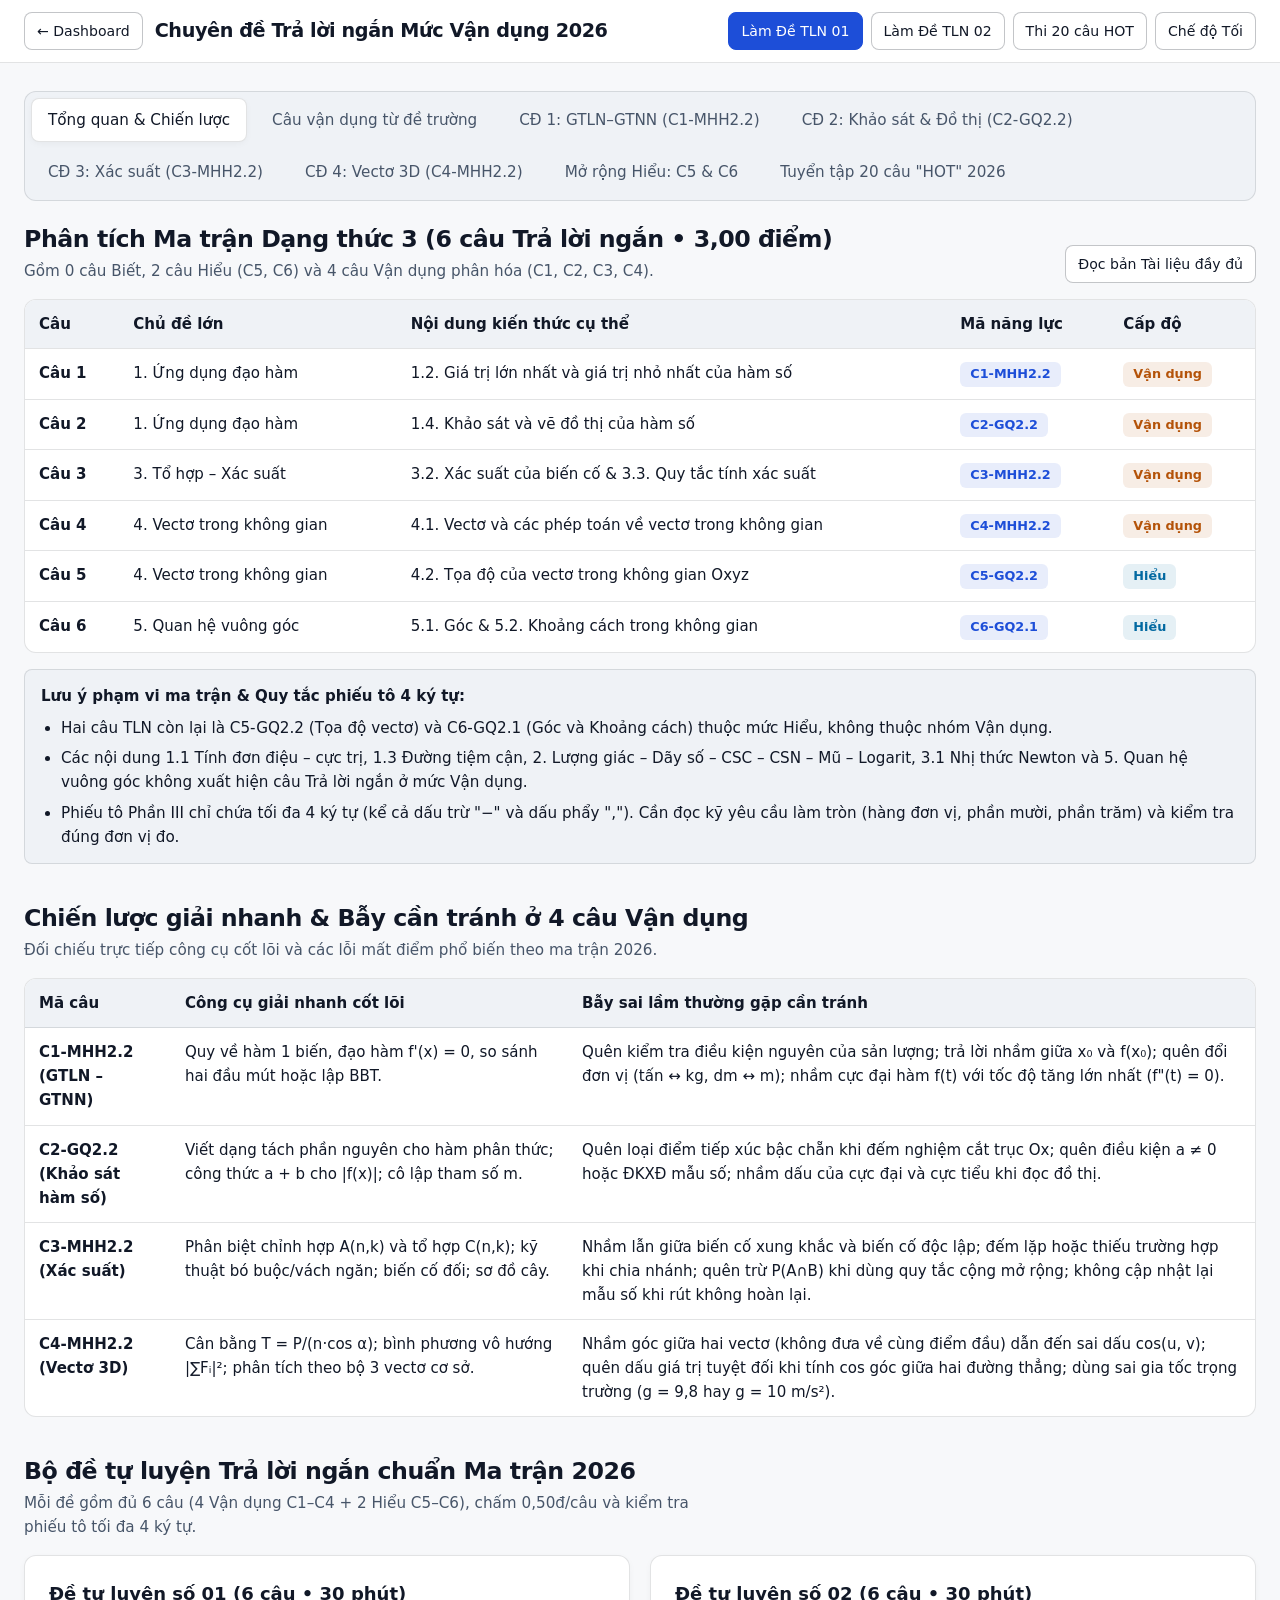
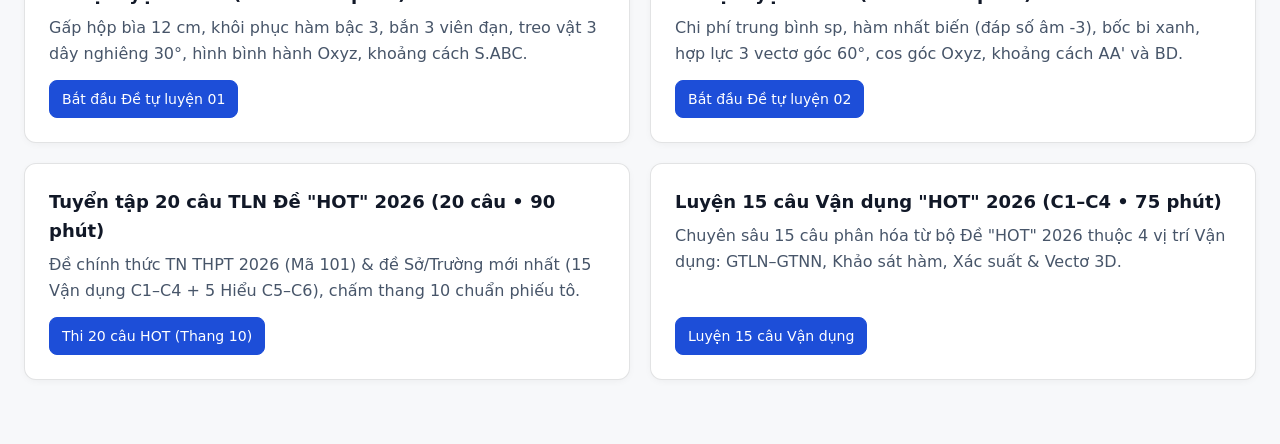
<file: luyen_tap/chuyen_de_tln.html>
<!DOCTYPE html>
<html lang="vi">
<head>
  <meta charset="UTF-8">
  <meta name="viewport" content="width=device-width, initial-scale=1.0">
  <title>Chuyên đề Trả lời ngắn Mức Vận dụng 2026 — Toán THPTQG</title>
  <link rel="stylesheet" href="../assets/style.css">
  <link rel="manifest" href="../manifest.json">
</head>
<body>
  <header class="topbar">
    <div class="wrap topbar-inner">
      <div class="topbar-brand">
        <a class="btn btn-sm" href="../index.html">← Dashboard</a>
        <h1>Chuyên đề Trả lời ngắn Mức Vận dụng 2026</h1>
      </div>
      <div class="topbar-actions">
        <a class="btn btn-sm btn-primary" href="phong_thi_toan.html?mode=tln_de1">Làm Đề TLN 01</a>
        <a class="btn btn-sm" href="phong_thi_toan.html?mode=tln_de2">Làm Đề TLN 02</a>
        <a class="btn btn-sm" href="phong_thi_toan.html?mode=tln_hot20">Thi 20 câu HOT</a>
        <button class="btn btn-sm" type="button" data-theme-toggle>Chế độ Tối</button>
      </div>
    </div>
  </header>

  <main class="wrap">
    <nav class="tab-bar" id="tlnTabBar" aria-label="Điều hướng Chuyên đề Trả lời ngắn" style="margin-bottom: 24px;">
      <button type="button" class="tab-btn active" data-tln-tab="tongquan">Tổng quan &amp; Chiến lược</button>
      <button type="button" class="tab-btn" data-tln-tab="de_truong">Câu vận dụng từ đề trường</button>
      <button type="button" class="tab-btn" data-tln-tab="cd1">CĐ 1: GTLN–GTNN (C1-MHH2.2)</button>
      <button type="button" class="tab-btn" data-tln-tab="cd2">CĐ 2: Khảo sát &amp; Đồ thị (C2-GQ2.2)</button>
      <button type="button" class="tab-btn" data-tln-tab="cd3">CĐ 3: Xác suất (C3-MHH2.2)</button>
      <button type="button" class="tab-btn" data-tln-tab="cd4">CĐ 4: Vectơ 3D (C4-MHH2.2)</button>
      <button type="button" class="tab-btn" data-tln-tab="cd56">Mở rộng Hiểu: C5 &amp; C6</button>
      <button type="button" class="tab-btn" data-tln-tab="hot20">Tuyển tập 20 câu "HOT" 2026</button>
    </nav>

    <div id="tabPanel"></div>
  </main>

  <!-- Modal đẩy lỗi sai vào Nhật ký -->
  <div class="modal-backdrop" id="errModal" role="dialog" aria-modal="true" aria-labelledby="errModalTitle">
    <div class="modal-card">
      <h3 id="errModalTitle">Đẩy câu sai vào Nhật ký lỗi</h3>
      <p class="muted" style="margin: 6px 0 12px;" id="errModalMeta">—</p>
      <div class="slider-group">
        <label for="errGroupSelect">Chọn 1 trong 8 nhóm lỗi chẩn đoán</label>
        <select id="errGroupSelect"></select>
      </div>
      <div class="slider-group">
        <label for="errNoteInput">Nguyên nhân sai / Bước nhầm cần vá</label>
        <textarea id="errNoteInput" placeholder="Ví dụ: Quên kiểm tra điều kiện nguyên, nhầm x₀ với f(x₀), sai dấu tích vô hướng..."></textarea>
      </div>
      <div class="tag-row" style="margin-top: 14px; justify-content: flex-end;">
        <button type="button" class="btn btn-sm" id="btnCloseModal">Hủy</button>
        <button type="button" class="btn btn-sm btn-primary" id="btnSaveErrLog">Lưu vào Nhật ký</button>
      </div>
    </div>
  </div>

  <script src="../assets/common.js"></script>
  <script src="data_tln_van_dung.js"></script>
  <script>
    (function () {
      'use strict';
      var C = window.TOAN_COMMON;
      var D = window.TOAN_TLN_VANDUNG;
      var HOT = { meta: {}, danh_sach_cau: [] };
      var schoolItems = [];
      var questionsById = new Map();
      var tabRequest = 0;
      C.initTheme();

      var validTabs = ['tongquan', 'cd1', 'cd2', 'cd3', 'cd4', 'cd56', 'hot20', 'de_truong'];
      var params = new URLSearchParams(window.location.search);
      var activeTab = params.get('tab') || 'tongquan';
      if (validTabs.indexOf(activeTab) < 0) activeTab = 'tongquan';

      var panel = document.getElementById('tabPanel');
      var stateInputs = {};
      var stateHotFilter = 'all';
      var stateModalTarget = null;

      function renderExampleCard(vd) {
        questionsById.set(vd.id, vd);
        var capLabel = vd.cap_do === 'VD' ? 'Vận dụng' : 'Hiểu';

        var savedVal = stateInputs[vd.id] || '';
        return '<article class="card question-card" id="vd-' + vd.id + '">' +
          '<div class="q-header">' +
            '<div class="tag-row">' +
              '<strong>' + vd.nhan + '</strong>' +
              '<span class="badge badge-accent">' + vd.ma_lenh + '</span>' +
              '<span class="badge">' + capLabel + '</span>' +
              '<span class="badge badge-info">' + vd.nang_luc + '</span>' +
            '</div>' +
            '<span class="muted question-meta">Mục ' + vd.tieu_muc + (vd.nguon ? ' · ' + C.questionSource(vd) : '') + '</span>' +
          '</div>' +
          '<div class="q-stem">' + vd.de_bai + '</div>' +
          C.questionHint(vd) +
          '<div class="tln-box">' +
            '<input type="text" class="tln-input" maxlength="6" inputmode="decimal" value="' + savedVal.replace(/"/g, '&quot;') + '" data-vd-input="' + vd.id + '" placeholder="Tối đa 4 ký tự" aria-label="Đáp án ' + vd.nhan + '">' +
            '<button type="button" class="btn btn-sm btn-primary" data-vd-check="' + vd.id + '">Kiểm tra đáp số</button>' +
            '<button type="button" class="btn btn-sm" data-vd-sol-btn="' + vd.id + '" aria-expanded="false" aria-controls="vd-sol-' + vd.id + '">Xem lời giải</button>' +
            '<button type="button" class="btn btn-sm" style="display: none;" data-vd-log="' + vd.id + '">Đẩy vào Nhật ký lỗi</button>' +
          '</div>' +
          '<div style="margin-top: 10px; display: flex; flex-wrap: wrap; align-items: center; gap: 8px;">' +
            '<span class="muted" style="font-size: 0.88rem;">' + vd.quy_tac_lam_tron + '</span>' +
            '<span class="badge badge-err" style="display: none;" data-vd-warn="' + vd.id + '"></span>' +
            '<span class="answer-feedback" role="status" data-vd-res="' + vd.id + '"></span>' +
          '</div>' +
          '<div class="solution-box" id="vd-sol-' + vd.id + '" hidden></div>' +
        '</article>';
      }

      function renderOverview() {
        var rowsMaTran = D.ma_tran_tln.map(function (r) {
          return '<tr>' +
            '<td><strong>' + r.cau + '</strong></td>' +
            '<td>' + r.chu_de + '</td>' +
            '<td>' + r.noi_dung + '</td>' +
            '<td><span class="badge badge-accent">' + r.ma_lenh + '</span></td>' +
            '<td><span class="badge ' + (r.cap_do === 'Vận dụng' ? 'badge-warn' : 'badge-info') + '">' + r.cap_do + '</span></td>' +
          '</tr>';
        }).join('');

        var rowsBay = D.chien_luoc_bay.map(function (b) {
          return '<tr>' +
            '<td><strong>' + b.ma_cau + '</strong></td>' +
            '<td>' + b.cong_cu + '</td>' +
            '<td>' + b.bay_can_tranh + '</td>' +
          '</tr>';
        }).join('');

        var luuYList = D.pham_vi_luu_y.map(function (txt) {
          return '<li>' + txt + '</li>';
        }).join('');

        return '<section class="section">' +
          '<div class="section-head">' +
            '<div>' +
              '<h2>Phân tích Ma trận Dạng thức 3 (6 câu Trả lời ngắn • 3,00 điểm)</h2>' +
              '<p>Gồm 0 câu Biết, 2 câu Hiểu (C5, C6) và 4 câu Vận dụng phân hóa (C1, C2, C3, C4).</p>' +
            '</div>' +
            '<a class="btn btn-sm" href="../tai_lieu.html?doc=luyen_tap/chuyen_de_tln_van_dung.md">Đọc bản Tài liệu đầy đủ</a>' +
          '</div>' +
          '<div class="table-wrap">' +
            '<table><thead><tr><th>Câu</th><th>Chủ đề lớn</th><th>Nội dung kiến thức cụ thể</th><th>Mã năng lực</th><th>Cấp độ</th></tr></thead>' +
            '<tbody>' + rowsMaTran + '</tbody></table>' +
          '</div>' +
          '<div class="notice" style="margin-top: 16px;">' +
            '<strong>Lưu ý phạm vi ma trận &amp; Quy tắc phiếu tô 4 ký tự:</strong>' +
            '<ul class="step-list" style="margin-top: 8px;">' + luuYList + '</ul>' +
          '</div>' +
        '</section>' +
        '<section class="section">' +
          '<div class="section-head">' +
            '<div>' +
              '<h2>Chiến lược giải nhanh &amp; Bẫy cần tránh ở 4 câu Vận dụng</h2>' +
              '<p>Đối chiếu trực tiếp công cụ cốt lõi và các lỗi mất điểm phổ biến theo ma trận 2026.</p>' +
            '</div>' +
          '</div>' +
          '<div class="table-wrap">' +
            '<table><thead><tr><th>Mã câu</th><th>Công cụ giải nhanh cốt lõi</th><th>Bẫy sai lầm thường gặp cần tránh</th></tr></thead>' +
            '<tbody>' + rowsBay + '</tbody></table>' +
          '</div>' +
        '</section>' +
        '<section class="section">' +
          '<div class="section-head">' +
            '<div>' +
              '<h2>Bộ đề tự luyện Trả lời ngắn chuẩn Ma trận 2026</h2>' +
              '<p>Mỗi đề gồm đủ 6 câu (4 Vận dụng C1–C4 + 2 Hiểu C5–C6), chấm 0,50đ/câu và kiểm tra phiếu tô tối đa 4 ký tự.</p>' +
            '</div>' +
          '</div>' +
          '<div class="grid grid-2">' +
            '<a class="card card-link" href="phong_thi_toan.html?mode=tln_de1">' +
              '<div>' +
                '<div class="card-title">Đề tự luyện số 01 (6 câu • 30 phút)</div>' +
                '<p class="muted">Gấp hộp bìa 12 cm, khôi phục hàm bậc 3, bắn 3 viên đạn, treo vật 3 dây nghiêng 30°, hình bình hành Oxyz, khoảng cách S.ABC.</p>' +
              '</div>' +
              '<div class="tag-row"><span class="btn btn-sm btn-primary">Bắt đầu Đề tự luyện 01</span></div>' +
            '</a>' +
            '<a class="card card-link" href="phong_thi_toan.html?mode=tln_de2">' +
              '<div>' +
                '<div class="card-title">Đề tự luyện số 02 (6 câu • 30 phút)</div>' +
                '<p class="muted">Chi phí trung bình sp, hàm nhất biến (đáp số âm -3), bốc bi xanh, hợp lực 3 vectơ góc 60°, cos góc Oxyz, khoảng cách AA\' và BD.</p>' +
              '</div>' +
              '<div class="tag-row"><span class="btn btn-sm btn-primary">Bắt đầu Đề tự luyện 02</span></div>' +
            '</a>' +
            '<a class="card card-link" href="phong_thi_toan.html?mode=tln_hot20">' +
              '<div>' +
                '<div class="card-title">Tuyển tập 20 câu TLN Đề "HOT" 2026 (20 câu • 90 phút)</div>' +
                '<p class="muted">Đề chính thức TN THPT 2026 (Mã 101) &amp; đề Sở/Trường mới nhất (15 Vận dụng C1–C4 + 5 Hiểu C5–C6), chấm thang 10 chuẩn phiếu tô.</p>' +
              '</div>' +
              '<div class="tag-row"><span class="btn btn-sm btn-primary">Thi 20 câu HOT (Thang 10)</span></div>' +
            '</a>' +
            '<a class="card card-link" href="phong_thi_toan.html?mode=tln_hot_vd">' +
              '<div>' +
                '<div class="card-title">Luyện 15 câu Vận dụng "HOT" 2026 (C1–C4 • 75 phút)</div>' +
                '<p class="muted">Chuyên sâu 15 câu phân hóa từ bộ Đề "HOT" 2026 thuộc 4 vị trí Vận dụng: GTLN–GTNN, Khảo sát hàm, Xác suất &amp; Vectơ 3D.</p>' +
              '</div>' +
              '<div class="tag-row"><span class="btn btn-sm btn-primary">Luyện 15 câu Vận dụng</span></div>' +
            '</a>' +
          '</div>' +
        '</section>';
      }

      function renderTopicTab(tabKey) {
        var topic = D.chuyen_de.filter(function (c) { return c.key === tabKey; })[0];
        if (!topic) return '';
        var vds = D.vi_du_chuyen_de.filter(function (v) { return v.chuyen_de_key === tabKey; });

        var quyTrinhHtml = '';
        if (topic.quy_trinh && topic.quy_trinh.length) {
          quyTrinhHtml = '<h3 style="margin: 18px 0 8px;">Quy trình giải chuẩn 4 bước</h3><ol class="step-list">' +
            topic.quy_trinh.map(function (st) { return '<li>' + st + '</li>'; }).join('') +
            '</ol>';
        }

        var gridCls = topic.dang_bai.length >= 3 ? 'grid grid-3' : 'grid grid-2';
        var dangHtml = topic.dang_bai.map(function (d) {
          return '<article class="card">' +
            '<h3 style="margin-bottom: 10px;">' + d.ten + '</h3>' +
            '<p><strong>Nhận diện:</strong> ' + d.nhan_dien + '</p>' +
            '<p><strong>Công thức / Phương pháp:</strong> ' + d.cong_thuc + '</p>' +
          '</article>';
        }).join('');

        var examplesHtml = vds.map(renderExampleCard).join('');
        var hotItems = (HOT.danh_sach_cau || []).filter(function (q) { return q.chuyen_de_key === tabKey; });
        var hotSectionHtml = '';
        if (hotItems.length) {
          hotSectionHtml = '<section class="section">' +
            '<div class="section-head">' +
              '<div>' +
                '<h2>Bài tập trích Đề thi "HOT" 2026 thuộc chuyên đề này (' + hotItems.length + ' câu)</h2>' +
                '<p>Tuyển chọn từ Đề chính thức TN THPT 2026 (Mã 101) và đề các Sở/Trường mới nhất.</p>' +
              '</div>' +
              '<a class="btn btn-sm" href="phong_thi_toan.html?mode=tln_hot20">Mở Phòng thi 20 câu HOT</a>' +
            '</div>' +
            hotItems.map(renderExampleCard).join('') +
          '</section>';
        }

        return '<section class="section">' +
          '<div class="card">' +
            '<div class="section-head" style="margin-bottom: 8px;">' +
              '<div><h2>' + topic.tieu_de + '</h2></div>' +
              '<a class="btn btn-sm btn-primary" href="' + topic.truc_quan_link + '">' + topic.truc_quan_label + '</a>' +
            '</div>' +
            '<p>' + topic.dinh_huong + '</p>' +
            quyTrinhHtml +
          '</div>' +
        '</section>' +
        '<section class="section">' +
          '<h2 style="margin-bottom: 16px;">Phân loại dạng bài trọng tâm</h2>' +
          '<div class="' + gridCls + '">' + dangHtml + '</div>' +
        '</section>' +
        '<section class="section">' +
          '<div class="section-head">' +
            '<div>' +
              '<h2>Ví dụ minh họa tương tác (' + vds.length + ' bài)</h2>' +
              '<p>Tự nháp và nhập đáp số chuẩn phiếu tô (tối đa 4 ký tự) trước khi mở lời giải chi tiết.</p>' +
            '</div>' +
            '<a class="btn btn-sm" href="phong_thi_toan.html?mode=tln_vd">Thi thử cả 14 Ví dụ</a>' +
          '</div>' +
          examplesHtml +
        '</section>' +
        hotSectionHtml + renderSchoolQuestions(schoolItems.filter(function (q) { return q.chuyen_de_key === tabKey; }));
      }

      function renderSchoolQuestions(items) {
        if (!items.length) return '';
        return '<section class="section"><div class="section-head"><div><h2>Trả lời ngắn từ đề trường</h2>' +
          '<p>' + items.length + ' bài. Mở gợi ý khi cần, sau đó nhập đáp số để tự kiểm tra.</p></div>' +
          '<div class="tag-row"><a class="btn btn-sm" href="phong_thi_toan.html?mode=truong_a">Luyện cả bộ A</a>' +
          '<a class="btn btn-sm" href="phong_thi_toan.html?mode=truong_b">Luyện cả bộ B</a></div></div>' +
          items.map(renderExampleCard).join('') + '</section>';
      }

      function renderHot20Tab() {
        var allHot = HOT.danh_sach_cau || [];
        var filtered = stateHotFilter === 'all'
          ? allHot
          : allHot.filter(function (q) { return q.ma_lenh === stateHotFilter; });

        var filters = [
          { key: 'all', label: 'Tất cả (' + allHot.length + ')' },
          { key: 'C1-MHH2.2', label: 'C1-MHH2.2 (4)' },
          { key: 'C2-GQ2.2', label: 'C2-GQ2.2 (3)' },
          { key: 'C3-MHH2.2', label: 'C3-MHH2.2 (5)' },
          { key: 'C4-MHH2.2', label: 'C4-MHH2.2 (3)' },
          { key: 'C5-GQ2.2', label: 'C5-GQ2.2 (2)' },
          { key: 'C6-GQ2.1', label: 'C6-GQ2.1 (3)' }
        ];
        var filterBar = '<div class="tag-row" style="margin-bottom: 20px;">' +
          filters.map(function (f) {
            var cls = stateHotFilter === f.key ? 'btn btn-sm btn-primary' : 'btn btn-sm';
            return '<button type="button" class="' + cls + '" data-hot-filter="' + f.key + '">' + f.label + '</button>';
          }).join('') +
        '</div>';

        return '<section class="section">' +
          '<div class="card">' +
            '<div class="section-head" style="margin-bottom: 10px;">' +
              '<div><h2>' + (HOT.meta.tieu_de || 'Tuyển tập 20 câu Trả lời ngắn Đề "HOT" 2026') + '</h2></div>' +
              '<div class="tag-row">' +
                '<a class="btn btn-sm btn-primary" href="phong_thi_toan.html?mode=tln_hot20">Thi 20 câu (90\')</a>' +
                '<a class="btn btn-sm" href="phong_thi_toan.html?mode=tln_hot_vd">Luyện 15 câu VD (75\')</a>' +
                '<a class="btn btn-sm" href="phong_thi_toan.html?mode=tln_hot_h">Luyện 5 câu Hiểu (25\')</a>' +
                '<a class="btn btn-sm" href="../tai_lieu.html?doc=luyen_tap/tuyen_tap_20_cau_tln_hot_2026.md">Bản đọc Markdown</a>' +
              '</div>' +
            '</div>' +
            '<p><strong>Nguồn tuyển chọn:</strong> ' + (HOT.meta.nguon_tong_hop || '') + '</p>' +
          '</div>' +
        '</section>' +
        '<section class="section">' +
          '<div class="section-head">' +
            '<div>' +
              '<h2>Luyện tương tác từng câu (' + filtered.length + ' câu đang hiển thị)</h2>' +
              '<p>Tự giải nháp, nhập đáp số tối đa 4 ký tự để đối chiếu tức thì trước khi mở lời giải 6 bước.</p>' +
            '</div>' +
          '</div>' +
          filterBar +
          filtered.map(renderExampleCard).join('') +
        '</section>';
      }

      function bindTabPanelEvents() {
        panel.querySelectorAll('[data-hot-filter]').forEach(function (btn) {
          btn.addEventListener('click', function () {
            stateHotFilter = btn.getAttribute('data-hot-filter') || 'all';
            renderActiveTab('hot20');
          });
        });

        panel.querySelectorAll('[data-vd-input]').forEach(function (inp) {
          inp.addEventListener('input', function () {
            var id = inp.getAttribute('data-vd-input');
            stateInputs[id] = inp.value;
            var warn = panel.querySelector('[data-vd-warn="' + id + '"]');
            var res = panel.querySelector('[data-vd-res="' + id + '"]');
            res.textContent = '';
            res.className = 'answer-feedback';
            panel.querySelector('[data-vd-log="' + id + '"]').style.display = 'none';
            var v = C.validateShortAnswer(inp.value);
            if (!v.valid) {
              warn.style.display = 'inline-flex';
              warn.textContent = v.reason;
            } else {
              warn.style.display = 'none';
              warn.textContent = '';
            }
          });
        });

        panel.querySelectorAll('[data-vd-check]').forEach(function (btn) {
          btn.addEventListener('click', function () {
            var id = btn.getAttribute('data-vd-check');
            var vd = questionsById.get(id);
            var inp = panel.querySelector('[data-vd-input="' + id + '"]');
            var resBadge = panel.querySelector('[data-vd-res="' + id + '"]');
            var logBtn = panel.querySelector('[data-vd-log="' + id + '"]');
            if (!vd || !inp || !resBadge) return;

            var raw = inp.value;
            var v = C.validateShortAnswer(raw);
            if (!v.valid || v.empty) {
              resBadge.className = 'answer-feedback feedback-warn';
              resBadge.style.display = 'inline-flex';
              resBadge.textContent = v.empty ? 'Hãy nhập đáp số trước khi kiểm tra.' : v.reason;
              return;
            }
            var ok = C.compareShortAnswer(raw, vd.dap_an);
            resBadge.style.display = 'inline-flex';
            if (ok) {
              resBadge.className = 'answer-feedback feedback-ok';
              resBadge.textContent = 'Chính xác! Đáp số chuẩn phiếu tô: ' + vd.dap_an;
              if (logBtn) logBtn.style.display = 'none';
            } else {
              resBadge.className = 'answer-feedback feedback-err';
              resBadge.textContent = 'Chưa đúng. ' + (vd.bay || 'Hãy rà lại điều kiện, đơn vị và quy tắc làm tròn rồi thử lại.');
              if (logBtn) logBtn.style.display = 'inline-flex';
            }
          });
        });

        panel.querySelectorAll('[data-vd-sol-btn]').forEach(function (btn) {
          btn.addEventListener('click', function () {
            var id = btn.getAttribute('data-vd-sol-btn');
            var box = document.getElementById('vd-sol-' + id);
            if (!box) return;
            var vd = questionsById.get(id);
            if (box.hidden && !box.hasChildNodes()) {
              box.innerHTML = C.solutionSteps(vd) + '<p class="answer-key"><strong>Đáp số điền phiếu</strong> ' + vd.dap_an + '</p>';
            }
            box.hidden = !box.hidden;
            btn.setAttribute('aria-expanded', String(!box.hidden));
            btn.textContent = box.hidden ? 'Xem lời giải' : 'Ẩn lời giải';
          });
        });

        panel.querySelectorAll('[data-vd-log]').forEach(function (btn) {
          btn.addEventListener('click', function () {
            var id = btn.getAttribute('data-vd-log');
            var vd = questionsById.get(id);
            if (!vd) return;
            openErrModal(vd);
          });
        });
      }

      async function renderActiveTab(tabKey) {
        var request = ++tabRequest;
        activeTab = tabKey;
        document.querySelectorAll('[data-tln-tab]').forEach(function (b) {
          b.classList.toggle('active', b.getAttribute('data-tln-tab') === tabKey);
          b.setAttribute('aria-pressed', String(b.getAttribute('data-tln-tab') === tabKey));
        });
        var banks = [];
        if (tabKey !== 'tongquan' && tabKey !== 'de_truong') banks.push('data_tln_hot_2026.js');
        if (['de_truong', 'cd1', 'cd2', 'cd3', 'cd4'].includes(tabKey)) banks.push('data_de_truong.js');
        panel.setAttribute('aria-busy', 'true');
        panel.textContent = 'Đang mở chuyên đề…';
        try {
          await Promise.all(banks.map(C.loadQuestionBank));
        } catch (err) {
          if (request !== tabRequest) return;
          panel.textContent = 'Chưa tải được bộ câu hỏi. Chọn lại chuyên đề để thử lại.';
          panel.setAttribute('aria-busy', 'false');
          return;
        }
        if (request !== tabRequest) return;
        HOT = window.TOAN_TLN_HOT_2026 || HOT;
        if (window.TOAN_DE_TRUONG && !schoolItems.length) {
          var packs = window.TOAN_DE_TRUONG;
          schoolItems = packs.a.concat(packs.b).filter(function (q) { return q.phan === 'TLN'; });
        }
        questionsById.clear();
        if (tabKey === 'tongquan') panel.innerHTML = renderOverview();
        else if (tabKey === 'hot20') panel.innerHTML = renderHot20Tab();
        else if (tabKey === 'de_truong') panel.innerHTML = renderSchoolQuestions(schoolItems);
        else panel.innerHTML = renderTopicTab(tabKey);
        panel.setAttribute('aria-busy', 'false');
        bindTabPanelEvents();
      }

      document.querySelectorAll('[data-tln-tab]').forEach(function (btn) {
        btn.addEventListener('click', function () {
          var key = btn.getAttribute('data-tln-tab');
          renderActiveTab(key);
          try {
            history.replaceState(null, '', '?tab=' + encodeURIComponent(key));
          } catch (e) {}
        });
      });

      /* Modal đẩy lỗi */
      var errModal = document.getElementById('errModal');
      var errGroupSelect = document.getElementById('errGroupSelect');
      errGroupSelect.innerHTML = C.ERROR_GROUPS.map(function (g) {
        return '<option value="' + g + '">' + g + '</option>';
      }).join('');

      function openErrModal(vd) {
        stateModalTarget = vd;
        document.getElementById('errModalMeta').textContent =
          'Thẻ gắn tự động: [' + vd.ma_lenh + '] + [Cấp độ: ' + vd.cap_do + '] + [Năng lực: ' + vd.nang_luc + ']';
        document.getElementById('errNoteInput').value = '';
        errModal.classList.add('open');
      }

      document.getElementById('btnCloseModal').addEventListener('click', function () {
        errModal.classList.remove('open');
      });

      document.getElementById('btnSaveErrLog').addEventListener('click', function () {
        var vd = stateModalTarget;
        if (!vd) return;
        C.addErrorLog({
          chu_de: vd.chu_de,
          ma_lenh: vd.ma_lenh,
          cap_do: vd.cap_do,
          nang_luc: vd.nang_luc,
          tom_tat: vd.nhan + ' (Mục ' + vd.tieu_muc + ')',
          nhom_loi: errGroupSelect.value,
          ghi_chu: document.getElementById('errNoteInput').value
        });
        errModal.classList.remove('open');
        var btn = panel.querySelector('[data-vd-log="' + vd.id + '"]');
        if (btn) {
          btn.textContent = 'Đã lưu Nhật ký lỗi';
          btn.classList.add('btn-ok');
          btn.disabled = true;
        }
      });

      renderActiveTab(activeTab);
    })();
  </script>
</body>
</html>
</file>
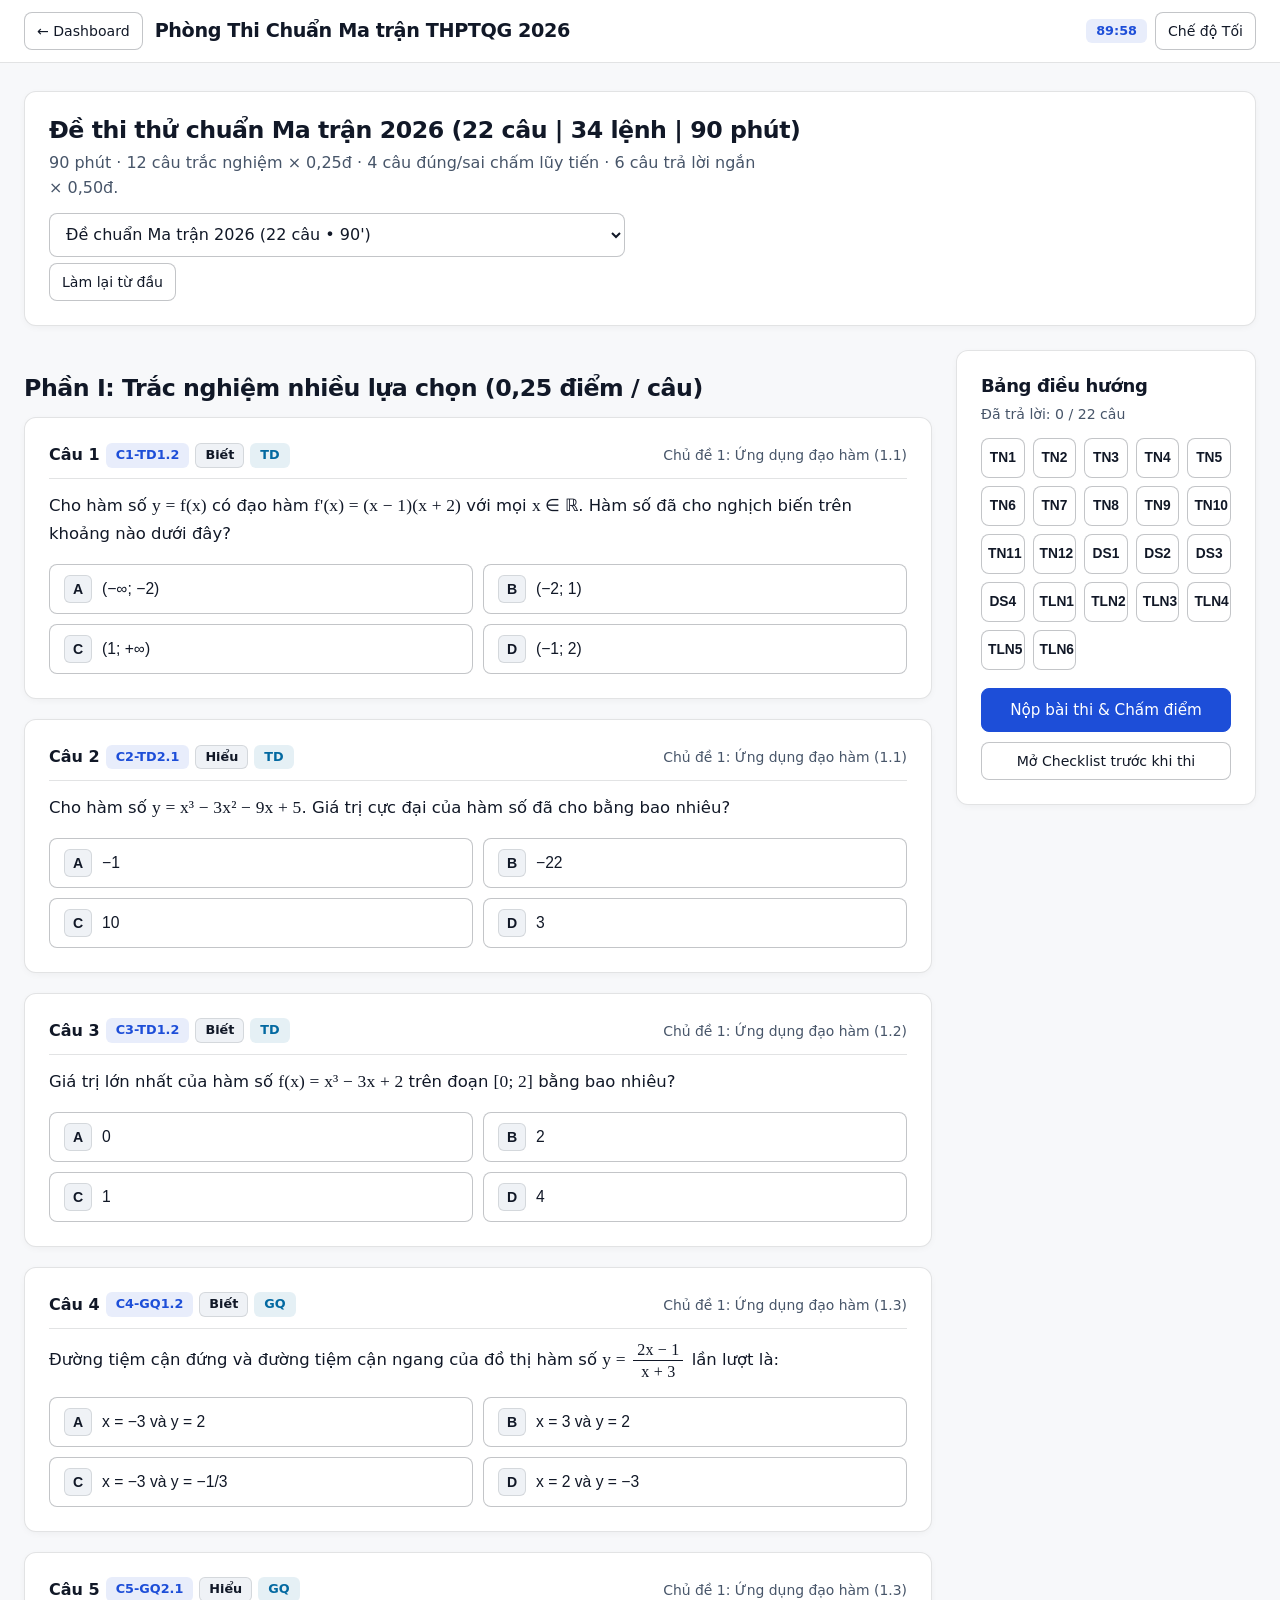
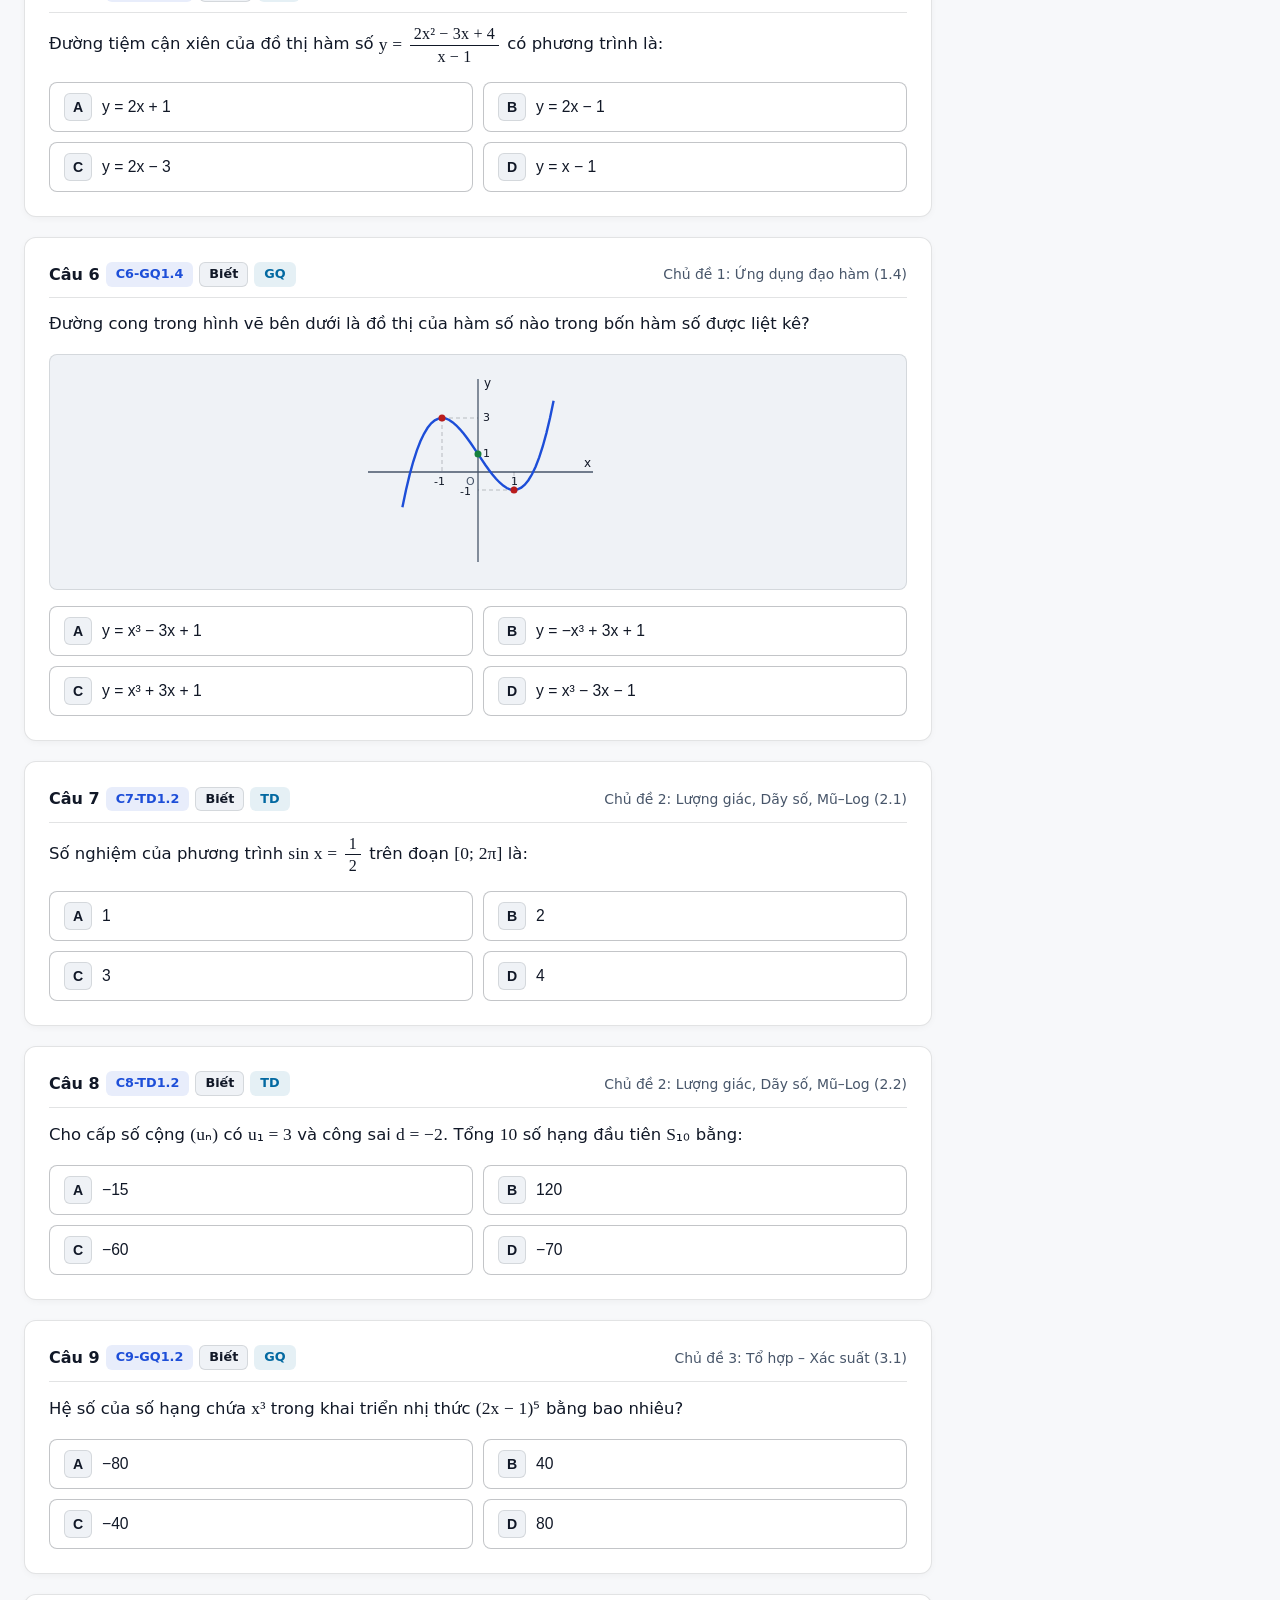
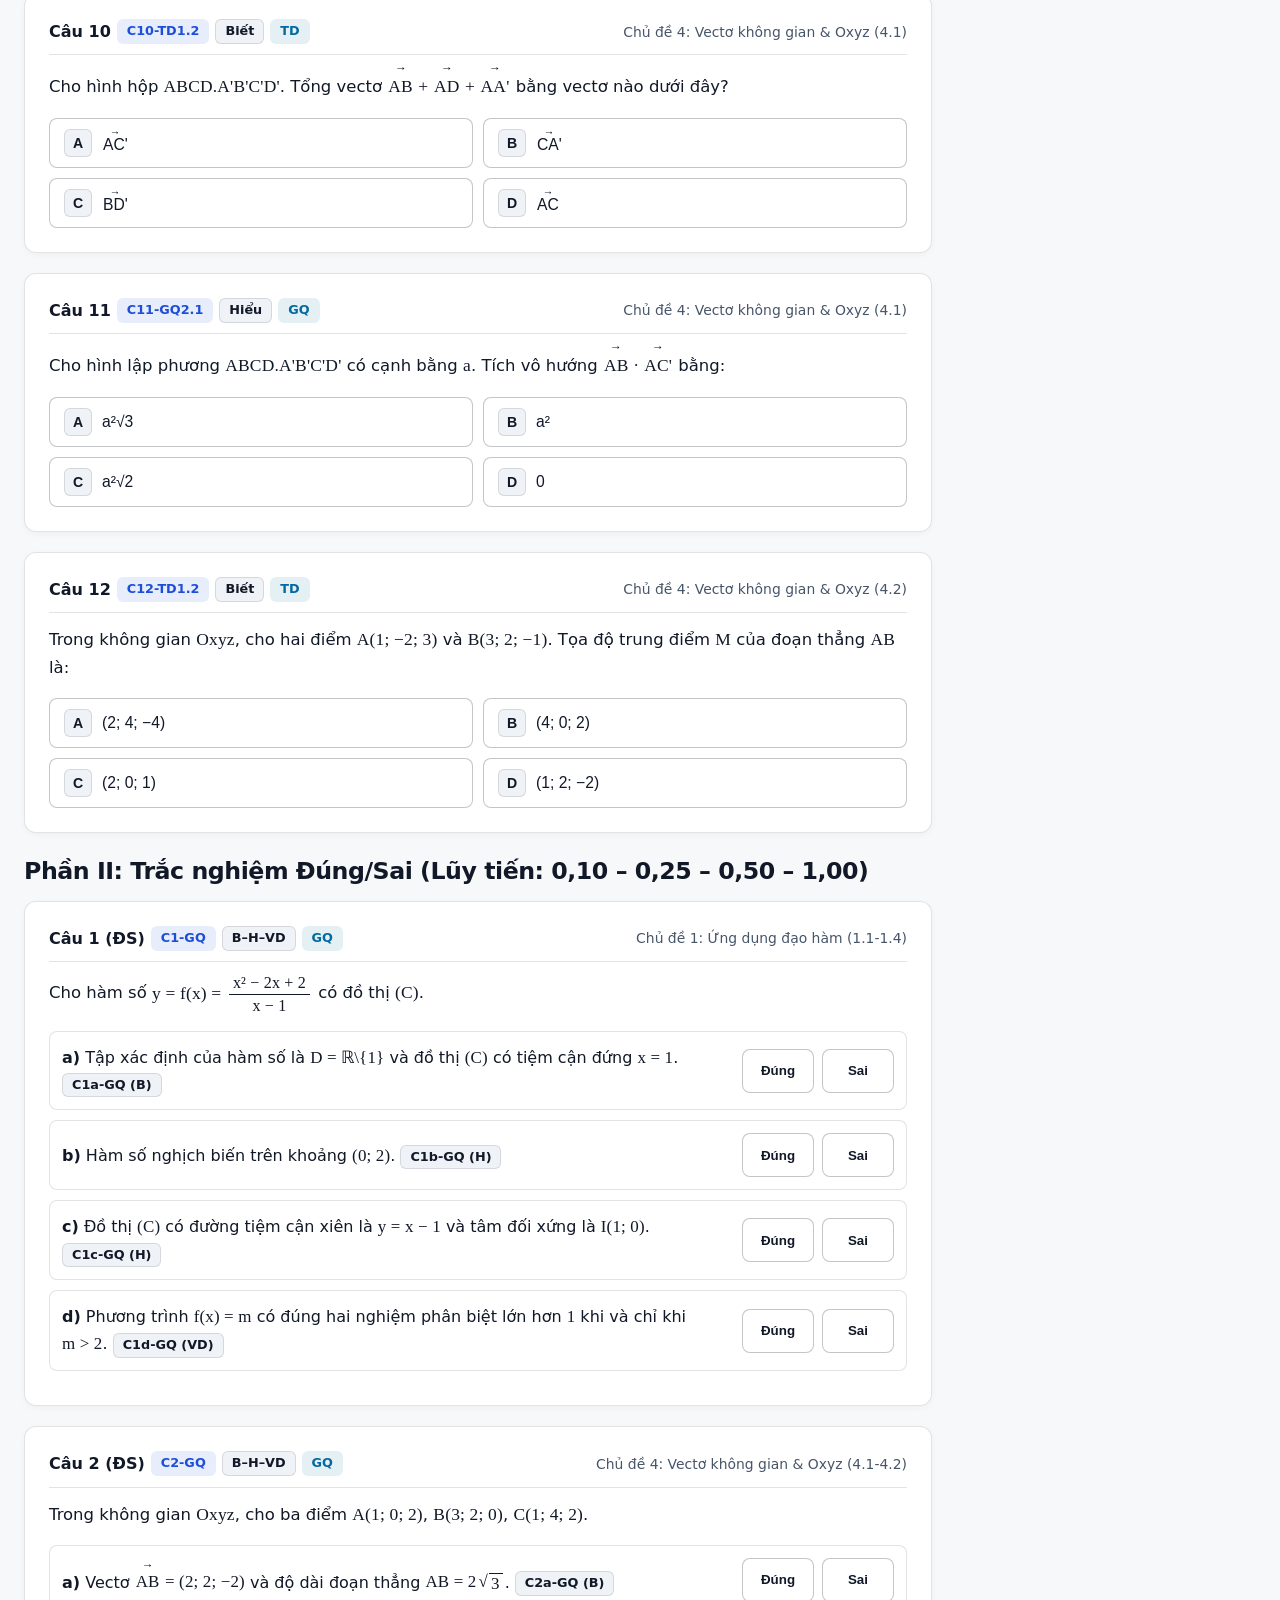
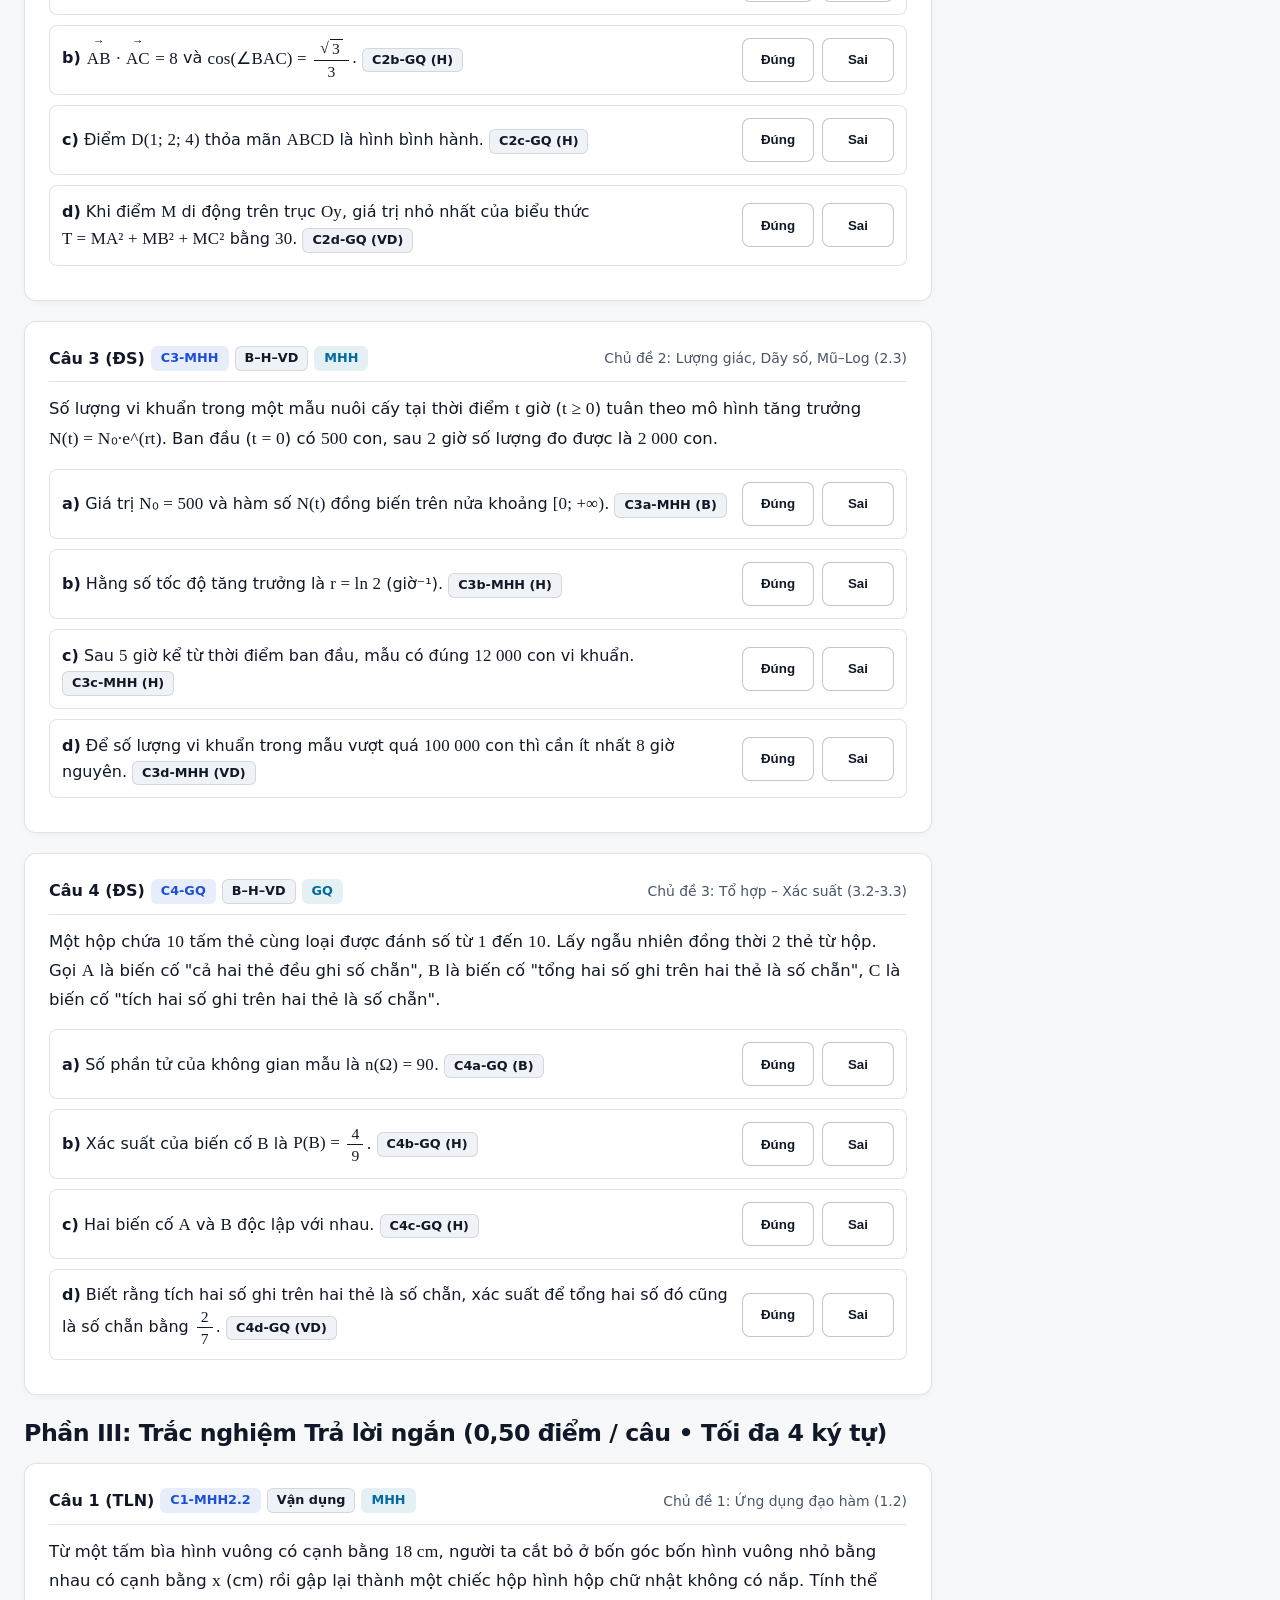
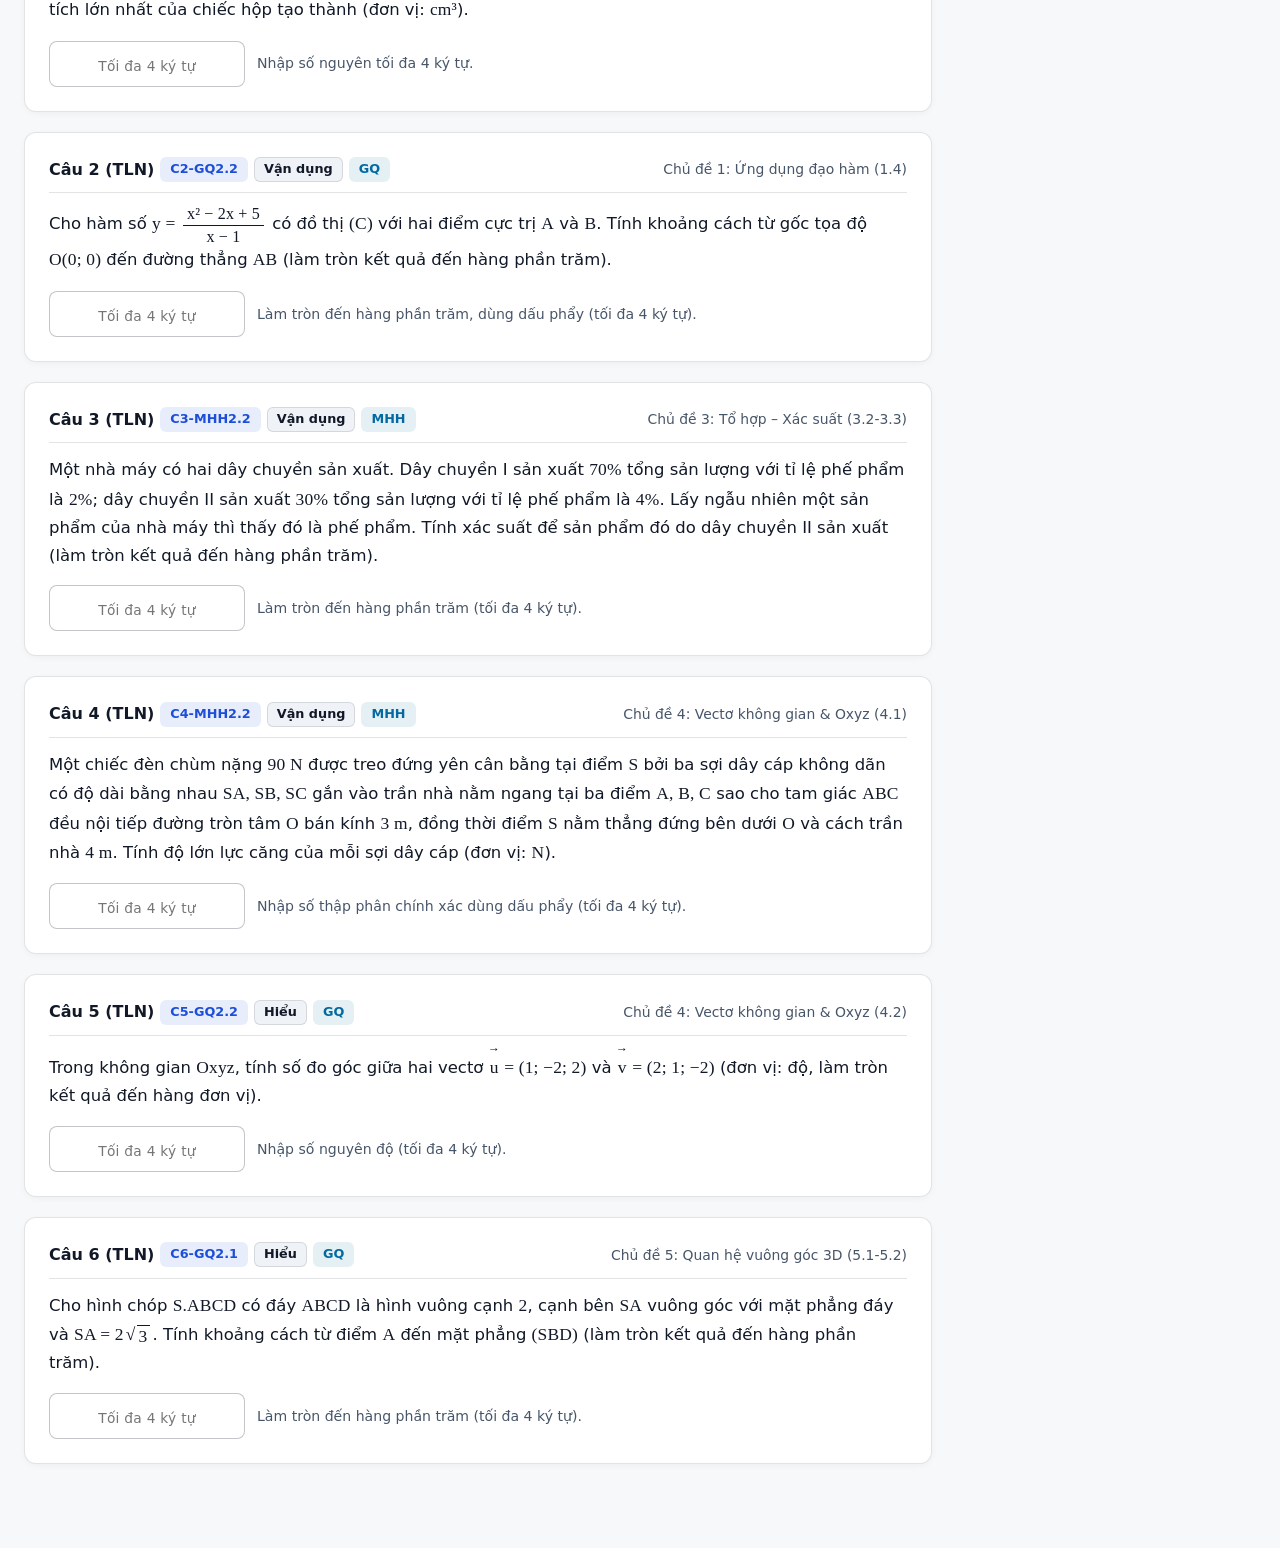
<file: luyen_tap/phong_thi_toan.html>
<!DOCTYPE html>
<html lang="vi">
<head>
  <meta charset="UTF-8">
  <meta name="viewport" content="width=device-width, initial-scale=1.0">
  <title>Phòng Thi Chuẩn Ma trận 2026 — Toán THPTQG</title>
  <link rel="stylesheet" href="../assets/style.css">
  <link rel="manifest" href="../manifest.json">
</head>
<body>
  <header class="topbar">
    <div class="wrap topbar-inner">
      <div class="topbar-brand">
        <a class="btn btn-sm" href="../index.html">← Dashboard</a>
        <h1>Phòng Thi Chuẩn Ma trận THPTQG 2026</h1>
      </div>
      <div class="topbar-actions">
        <span class="badge badge-accent num" id="timerBadge">90:00</span>
        <button class="btn btn-sm" type="button" data-theme-toggle>Chế độ Tối</button>
      </div>
    </div>
  </header>

  <main class="wrap">
    <!-- Thanh chọn chế độ luyện tập -->
    <section class="card" style="margin-bottom: 24px;">
      <div style="display: flex; flex-wrap: wrap; align-items: center; justify-content: space-between; gap: 12px;">
        <div>
          <h2 id="examTitle">Đề thi thử chuẩn Ma trận 2026 (22 câu | 34 lệnh | 90 phút)</h2>
          <p class="muted" style="margin-top: 4px;" id="examRuleText">Phần I: 12 câu × 0,25đ | Phần II: 4 câu ĐS lũy tiến (0,10 – 0,25 – 0,50 – 1,00) | Phần III: 6 câu × 0,50đ (tối đa 4 ký tự).</p>
        </div>
        <div class="tag-row mode-controls">
          <select id="modeSelect" aria-label="Chọn chế độ luyện thi">
            <option value="full">Đề chuẩn Ma trận 2026 (22 câu • 90')</option>
            <optgroup label="Câu vận dụng từ đề trường">
              <option value="truong_a">Bộ A · Luyện 8 câu có gợi ý (45 phút)</option>
              <option value="truong_b">Bộ B · Luyện 8 câu có gợi ý (45 phút)</option>
              <option value="full_truong_a">Đề 22 câu với phần vận dụng bộ A (90 phút)</option>
              <option value="full_truong_b">Đề 22 câu với phần vận dụng bộ B (90 phút)</option>
            </optgroup>
            <option value="mhh">Chuyên đề 4 câu Mô hình hóa (MHH)</option>
            <option value="tln_de1">Đề tự luyện TLN số 01 — Chuẩn Ma trận (6 câu • 30')</option>
            <option value="tln_de2">Đề tự luyện TLN số 02 — Chuẩn Ma trận (6 câu • 30')</option>
            <option value="tln_vd">Luyện 14 Ví dụ TLN Vận dụng &amp; Mở rộng (14 câu • 60')</option>
            <option value="tln_hot20">Tuyển tập 20 câu TLN Đề "HOT" 2026 (20 câu • 90' • Thang 10)</option>
            <option value="tln_hot_vd">15 câu TLN Vận dụng Đề "HOT" 2026 (C1–C4 • 75')</option>
            <option value="tln_hot_h">5 câu TLN Hiểu Đề "HOT" 2026 (C5–C6 • 25')</option>
            <option value="cd1">Chủ đề 1: Ứng dụng đạo hàm (9 câu)</option>
            <option value="cd2">Chủ đề 2: Lượng giác, Dãy số, Mũ-Log (3 câu)</option>
            <option value="cd3">Chủ đề 3: Tổ hợp – Xác suất (3 câu)</option>
            <option value="cd4">Chủ đề 4: Vectơ không gian &amp; Oxyz (6 câu)</option>
            <option value="cd5">Chủ đề 5: Quan hệ vuông góc (1 câu)</option>
          </select>
          <button type="button" class="btn btn-sm" id="btnResetExam">Làm lại từ đầu</button>
        </div>
      </div>
    </section>

    <!-- Kết quả & Bản đồ nhiệt Ma trận (hiện sau khi nộp bài) -->
    <section id="resultSection" style="display: none; margin-bottom: 28px;">
      <div class="card">
        <div class="section-head">
          <div>
            <h2>Kết quả &amp; Bản đồ nhiệt Ma trận</h2>
            <p id="resultSummarySub">—</p>
          </div>
          <div class="tag-row">
            <label class="review-filter" hidden><input type="checkbox" id="reviewMissed"> <span id="reviewLabel">Chỉ xem câu cần ôn</span></label>
            <button type="button" class="btn btn-sm" id="btnExportErrMd">Xuất Markdown Nhật ký lỗi</button>
          </div>
        </div>

        <div class="grid grid-4" style="margin-bottom: 20px;">
          <div class="readout-item">
            <div class="r-label">Tổng điểm đạt được</div>
            <div class="r-val" id="scoreTotal" style="font-size: 1.5rem;">0,00 / 10</div>
          </div>
          <div class="readout-item">
            <div class="r-label">Phần I (TN 0,25đ/câu)</div>
            <div class="r-val" id="scoreP1">0,00</div>
          </div>
          <div class="readout-item">
            <div class="r-label">Phần II (ĐS lũy tiến)</div>
            <div class="r-val" id="scoreP2">0,00</div>
          </div>
          <div class="readout-item">
            <div class="r-label">Phần III (TLN 0,50đ/câu)</div>
            <div class="r-val" id="scoreP3">0,00</div>
          </div>
        </div>

        <div class="grid grid-2">
          <div>
            <h3 style="margin-bottom: 10px;">Bản đồ nhiệt: 5 Chủ đề × 3 Cấp độ (Số lệnh đúng)</h3>
            <div class="table-wrap">
              <table>
                <thead>
                  <tr>
                    <th>Chủ đề</th>
                    <th class="num">Biết (B)</th>
                    <th class="num">Hiểu (H)</th>
                    <th class="num">Vận dụng (VD)</th>
                    <th class="num">Tổng</th>
                  </tr>
                </thead>
                <tbody id="heatTopicBody"></tbody>
              </table>
            </div>
          </div>

          <div>
            <h3 style="margin-bottom: 10px;">Bản đồ Năng lực (TD / GQ / MHH)</h3>
            <div class="table-wrap">
              <table>
                <thead>
                  <tr>
                    <th>Năng lực</th>
                    <th class="num">Số lệnh đúng</th>
                    <th class="num">Tỉ lệ</th>
                    <th>Nhận định</th>
                  </tr>
                </thead>
                <tbody id="heatCompBody"></tbody>
              </table>
            </div>
          </div>
        </div>
      </div>
    </section>

    <!-- Khu vực làm bài -->
    <div class="exam-layout">
      <div id="questionsContainer" aria-busy="true"></div>

      <aside class="exam-sidebar card">
        <h3>Bảng điều hướng</h3>
        <p class="muted" style="font-size: 0.88rem; margin: 6px 0 12px;" id="progressCounter">Đã trả lời: 0 / 22 câu</p>
        <div class="q-nav-grid" id="navGrid"></div>
        <div style="margin-top: 18px; display: flex; flex-direction: column; gap: 10px;">
          <button type="button" class="btn btn-primary" id="btnSubmitExam">Nộp bài thi &amp; Chấm điểm</button>
          <a class="btn btn-sm" href="../tai_lieu.html?doc=chan_doan/checklist_truoc_khi_thi.md">Mở Checklist trước khi thi</a>
        </div>
      </aside>
    </div>
  </main>

  <!-- Modal đẩy câu sai vào Nhật ký lỗi -->
  <div class="modal-backdrop" id="errModal" role="dialog" aria-modal="true" aria-labelledby="errModalTitle">
    <div class="modal-card">
      <h3 id="errModalTitle">Đẩy câu sai vào Nhật ký lỗi</h3>
      <p class="muted" style="margin: 6px 0 12px;" id="errModalMeta">—</p>
      <div class="slider-group">
        <label for="errGroupSelect">Chọn 1 trong 8 nhóm lỗi chẩn đoán</label>
        <select id="errGroupSelect"></select>
      </div>
      <div class="slider-group">
        <label for="errNoteInput">Nguyên nhân sai / Bước nhầm cần vá</label>
        <textarea id="errNoteInput" placeholder="Ví dụ: Quên đổi dấu đạo hàm, gộp khoảng qua TCĐ x=1, làm tròn sớm bước trung gian..."></textarea>
      </div>
      <div class="tag-row" style="margin-top: 14px; justify-content: flex-end;">
        <button type="button" class="btn btn-sm" id="btnCloseModal">Hủy</button>
        <button type="button" class="btn btn-sm btn-primary" id="btnSaveErrLog">Lưu vào Nhật ký</button>
      </div>
    </div>
  </div>

  <!-- Modal xuất Markdown -->
  <div class="modal-backdrop" id="mdModal" role="dialog" aria-modal="true" aria-labelledby="mdModalTitle">
    <div class="modal-card">
      <h3 id="mdModalTitle">Markdown Nhật ký lỗi (sẵn sàng dán vào chan_doan/nhat_ky_loi_sai.md)</h3>
      <textarea id="mdOutputArea" readonly style="margin-top: 12px; min-height: 180px; font-family: var(--font-mono); font-size: 0.85rem;"></textarea>
      <div class="tag-row" style="margin-top: 12px; justify-content: flex-end;">
        <button type="button" class="btn btn-sm" id="btnCloseMdModal">Đóng</button>
        <button type="button" class="btn btn-sm btn-primary" id="btnCopyMd">Sao chép</button>
      </div>
    </div>
  </div>

  <script src="../assets/common.js"></script>
  <script>
    (function () {
      'use strict';
      var C = window.TOAN_COMMON;
      var M = window.TOAN_MATRIX;
      C.initTheme();

      var params = new URLSearchParams(window.location.search);
      var currentMode = params.get('mode') || 'full';
      var modeSelect = document.getElementById('modeSelect');
      modeSelect.value = currentMode;
      if (!modeSelect.value) currentMode = modeSelect.value = 'full';
      var modeRequest = 0;
      var reviewMissed = document.getElementById('reviewMissed');

      var state = {
        submitted: false,
        answers: { p1: {}, p2: {}, p3: {} },
        items: [],
        timerSec: 5400,
        elapsedSec: 0,
        timerHandle: null,
        modalTarget: null,
        missed: new Set()
      };

      function getTopicName(id) {
        var found = M.chu_de.filter(function (c) { return c.id === id; })[0];
        return found ? found.ngan : ('Chủ đề ' + id);
      }

      function requiredBanks(mode) {
        if (mode.startsWith('full_truong_')) return ['data_de_mau.js', 'data_de_truong.js'];
        if (mode.startsWith('truong_')) return ['data_de_truong.js'];
        if (mode.startsWith('tln_hot')) return ['data_tln_hot_2026.js'];
        if (mode.startsWith('tln_')) return ['data_tln_van_dung.js'];
        return ['data_de_mau.js'];
      }

      function buildItems(mode) {
        function part(items, name) {
          return items.map(function (q) { return Object.assign({ phan: name }, q); });
        }
        if (mode.startsWith('tln_hot')) {
          var hot = window.TOAN_TLN_HOT_2026.danh_sach_cau;
          var levels = { tln_hot_vd: 'VD', tln_hot_h: 'H' };
          return part(hot.filter(function (q) { return !levels[mode] || q.cap_do === levels[mode]; }), 'TLN');
        }
        if (mode.startsWith('tln_')) {
          var keys = { tln_de1: 'de_tu_luyen_1', tln_de2: 'de_tu_luyen_2', tln_vd: 'vi_du_chuyen_de' };
          return part(window.TOAN_TLN_VANDUNG[keys[mode]], 'TLN');
        }
        var bank = window.TOAN_DE_MAU;
        if (mode.includes('truong_')) {
          var pack = window.TOAN_DE_TRUONG[mode.slice(-1)];
          if (mode.startsWith('truong_')) return pack;
          var foundation = bank.phan_3.filter(function (q) { return q.cap_do === 'H'; });
          return part(bank.phan_1, 'TN').concat(pack, part(foundation, 'TLN'));
        }
        var all = part(bank.phan_1, 'TN').concat(part(bank.phan_2, 'DS'), part(bank.phan_3, 'TLN'));
        if (mode === 'mhh') return all.filter(function (q) { return q.nang_luc === 'MHH'; });
        if (mode.indexOf('cd') === 0) {
          var cdNum = Number(mode.slice(2));
          return all.filter(function (q) { return q.chu_de === cdNum; });
        }
        return all;
      }

      function formatClock(sec) {
        var s = Math.max(0, sec);
        var m = Math.floor(s / 60);
        var r = s % 60;
        return (m < 10 ? '0' : '') + m + ':' + (r < 10 ? '0' : '') + r;
      }

      function startTimer(totalMinutes) {
        if (state.timerHandle) clearInterval(state.timerHandle);
        state.startedAt = Date.now();
        state.durationSec = totalMinutes * 60;
        state.timerSec = state.durationSec;
        state.elapsedSec = 0;
        document.getElementById('timerBadge').textContent = formatClock(state.timerSec);
        state.timerHandle = setInterval(refreshClock, 1000);
      }

      function updateClock() {
        if (state.submitted || !state.items.length) return;
        state.elapsedSec = Math.min(state.durationSec, Math.max(0, Math.floor((Date.now() - state.startedAt) / 1000)));
        state.timerSec = state.durationSec - state.elapsedSec;
        document.getElementById('timerBadge').textContent = formatClock(state.timerSec);
        return state.timerSec === 0;
      }
      function refreshClock() {
        if (updateClock()) submitExam(true);
      }
      document.addEventListener('visibilitychange', function () { if (!document.hidden) refreshClock(); });

      function countAnswered() {
        var count = 0;
        state.items.forEach(function (q) {
          if (q.phan === 'TN' && state.answers.p1[q.id]) count++;
          else if (q.phan === 'DS') {
            var ans = state.answers.p2[q.id] || {};
            if (q.cac_y.every(function (sub) { return typeof ans[sub.y] === 'boolean'; })) count++;
          } else if (q.phan === 'TLN') {
            var v = C.validateShortAnswer(state.answers.p3[q.id]);
            if (v.valid && !v.empty) count++;
          }
        });
        document.getElementById('progressCounter').textContent = 'Đã trả lời: ' + count + ' / ' + state.items.length + ' câu';
      }

      function renderNav() {
        var grid = document.getElementById('navGrid');
        grid.innerHTML = '';
        state.items.forEach(function (q, idx) {
          var btn = document.createElement('button');
          btn.type = 'button';
          btn.className = 'q-nav-btn';
          btn.textContent = q.phan + q.so_cau;
          btn.setAttribute('data-nav-id', q.id);
          btn.addEventListener('click', function () {
            var el = document.getElementById('card-' + q.id);
            if (el) el.scrollIntoView({ behavior: 'smooth', block: 'start' });
          });
          grid.appendChild(btn);
        });
        updateNavStates();
      }

      function updateNavStates() {
        state.items.forEach(function (q) {
          var btn = document.querySelector('[data-nav-id="' + q.id + '"]');
          if (!btn) return;
          btn.className = 'q-nav-btn';
          if (!state.submitted) {
            var done = false;
            if (q.phan === 'TN') done = Boolean(state.answers.p1[q.id]);
            else if (q.phan === 'DS') {
              var a = state.answers.p2[q.id] || {};
              done = Object.keys(a).length === 4;
            } else {
              var v = C.validateShortAnswer(state.answers.p3[q.id]);
              done = v.valid && !v.empty;
            }
            if (done) btn.classList.add('answered');
          } else {
            if (q.phan === 'TN') {
              btn.classList.add(state.answers.p1[q.id] === q.dap_an ? 'q-ok' : 'q-err');
            } else if (q.phan === 'DS') {
              var subOk = countDSCorrect(q);
              btn.classList.add(subOk === 4 ? 'q-ok' : (subOk === 0 ? 'q-err' : 'q-partial'));
            } else {
              btn.classList.add(C.compareShortAnswer(state.answers.p3[q.id] || '', q.dap_an) ? 'q-ok' : 'q-err');
            }
          }
        });
        countAnswered();
      }

      function countDSCorrect(q) {
        var ans = state.answers.p2[q.id] || {};
        var ok = 0;
        q.cac_y.forEach(function (sub) {
          if (ans[sub.y] === sub.dap_an) ok++;
        });
        return ok;
      }

      function renderQuestions() {
        var container = document.getElementById('questionsContainer');
        container.innerHTML = '';

        var sections = [
          { key: 'TN', title: 'Phần I: Trắc nghiệm nhiều lựa chọn (0,25 điểm / câu)' },
          { key: 'DS', title: 'Phần II: Trắc nghiệm Đúng/Sai (Lũy tiến: 0,10 – 0,25 – 0,50 – 1,00)' },
          { key: 'TLN', title: 'Phần III: Trắc nghiệm Trả lời ngắn (0,50 điểm / câu • Tối đa 4 ký tự)' }
        ];

        sections.forEach(function (sec) {
          var list = state.items.filter(function (q) { return q.phan === sec.key; });
          if (!list.length) return;

          var head = document.createElement('h2');
          head.dataset.section = sec.key;
          head.style.margin = '24px 0 14px';
          head.textContent = sec.title;
          container.appendChild(head);

          list.forEach(function (q) {
            var card = document.createElement('article');
            card.className = 'card question-card';
            card.id = 'card-' + q.id;

            var capBadge = q.cap_do === 'B' ? 'Biết' : (q.cap_do === 'H' ? 'Hiểu' : (q.cap_do === 'VD' ? 'Vận dụng' : 'B–H–VD'));
            var html = '<div class="q-header">' +
              '<div class="tag-row">' +
                '<strong>' + (q.phan === 'TN' ? 'Câu ' + q.so_cau : (q.phan === 'DS' ? 'Câu ' + q.so_cau + ' (ĐS)' : 'Câu ' + q.so_cau + ' (TLN)')) + '</strong>' +
                '<span class="badge badge-accent">' + q.ma_lenh + '</span>' +
                '<span class="badge">' + capBadge + '</span>' +
                '<span class="badge badge-info">' + q.nang_luc + '</span>' +
              '</div>' +
              '<span class="muted question-meta">' + getTopicName(q.chu_de) + ' (' + q.tieu_muc + ')' +
                (q.nguon ? ' · ' + C.questionSource(q) : '') + '</span>' +
              '</div>';

            if (q.vi_tri) html += '<h3 class="question-name">' + q.nhan + '</h3>';
            html += '<div class="q-stem">' + q.de_bai + '</div>';
            if (q.hinh_svg) {
              html += '<div class="q-figure">' + q.hinh_svg + '</div>';
            }

            if (q.phan === 'TN') {
              html += '<div class="option-list">';
              ['A', 'B', 'C', 'D'].forEach(function (k) {
                html += '<button type="button" class="option-btn" aria-pressed="false" data-tn-q="' + q.id + '" data-tn-opt="' + k + '">' +
                  '<span class="option-key">' + k + '</span>' +
                  '<span>' + q.lua_chon[k] + '</span>' +
                  '</button>';
              });
              html += '</div>';
            } else if (q.phan === 'DS') {
              q.cac_y.forEach(function (sub) {
                html += '<div class="ds-row" data-ds-row="' + q.id + '_' + sub.y + '">' +
                  '<div class="ds-text"><strong>' + sub.y + ')</strong> ' + sub.noi_dung + ' <span class="badge">' + sub.ma_lenh + ' (' + sub.cap_do + ')</span></div>' +
                  '<div class="ds-controls">' +
                    '<button type="button" class="ds-btn" aria-pressed="false" data-ds-q="' + q.id + '" data-ds-sub="' + sub.y + '" data-ds-val="true">Đúng</button>' +
                    '<button type="button" class="ds-btn" aria-pressed="false" data-ds-q="' + q.id + '" data-ds-sub="' + sub.y + '" data-ds-val="false">Sai</button>' +
                  '</div>' +
                '</div>';
              });
            } else {
              html += '<div class="tln-box">' +
                '<input type="text" class="tln-input" maxlength="6" inputmode="decimal" data-tln-q="' + q.id + '" placeholder="Tối đa 4 ký tự" aria-label="Đáp án trả lời ngắn câu ' + q.so_cau + '">' +
                '<span class="muted" style="font-size: 0.88rem;">' + q.quy_tac_lam_tron + '</span>' +
                '<span class="badge badge-err" style="display: none;" data-tln-warn="' + q.id + '"></span>' +
              '</div>';
            }

            if (currentMode.startsWith('truong_')) html += C.questionHint(q);
            html += '<div class="solution-box" id="sol-' + q.id + '" style="display: none;"></div>';
            card.innerHTML = html;
            container.appendChild(card);
          });
        });

        bindInputs();
      }

      function bindInputs() {
        document.querySelectorAll('[data-tn-q]').forEach(function (btn) {
          btn.addEventListener('click', function () {
            if (state.submitted) return;
            var qid = btn.getAttribute('data-tn-q');
            var opt = btn.getAttribute('data-tn-opt');
            state.answers.p1[qid] = opt;
            document.querySelectorAll('[data-tn-q="' + qid + '"]').forEach(function (b) {
              b.classList.toggle('selected', b === btn);
              b.setAttribute('aria-pressed', String(b === btn));
            });
            updateNavStates();
          });
        });

        document.querySelectorAll('[data-ds-q]').forEach(function (btn) {
          btn.addEventListener('click', function () {
            if (state.submitted) return;
            var qid = btn.getAttribute('data-ds-q');
            var sub = btn.getAttribute('data-ds-sub');
            var val = btn.getAttribute('data-ds-val') === 'true';
            if (!state.answers.p2[qid]) state.answers.p2[qid] = {};
            state.answers.p2[qid][sub] = val;
            document.querySelectorAll('[data-ds-q="' + qid + '"][data-ds-sub="' + sub + '"]').forEach(function (b) {
              b.classList.toggle('active', b === btn);
              b.setAttribute('aria-pressed', String(b === btn));
            });
            updateNavStates();
          });
        });

        document.querySelectorAll('[data-tln-q]').forEach(function (inp) {
          inp.addEventListener('input', function () {
            if (state.submitted) return;
            var qid = inp.getAttribute('data-tln-q');
            var warn = document.querySelector('[data-tln-warn="' + qid + '"]');
            var v = C.validateShortAnswer(inp.value);
            if (!v.valid) {
              warn.style.display = 'inline-flex';
              warn.textContent = v.reason;
            } else {
              warn.style.display = 'none';
              warn.textContent = '';
            }
            state.answers.p3[qid] = inp.value;
            updateNavStates();
          });
        });
      }

      function renderSolutionsAndHeatmaps() {
        var p1Score = 0, p2Score = 0, p3Score = 0;
        var p1Max = 0, p2Max = 0, p3Max = 0;

        var byTopic = {};
        for (var t = 1; t <= 5; t++) {
          byTopic[t] = { B: { ok: 0, tot: 0 }, H: { ok: 0, tot: 0 }, VD: { ok: 0, tot: 0 }, ok: 0, tot: 0 };
        }
        var byComp = {
          TD: { ok: 0, tot: 0, ten: 'Tư duy & Lập luận (TD)' },
          GQ: { ok: 0, tot: 0, ten: 'Giải quyết vấn đề (GQ)' },
          MHH: { ok: 0, tot: 0, ten: 'Mô hình hóa (MHH)' }
        };

        state.items.forEach(function (q) {
          var solBox = document.getElementById('sol-' + q.id);
          var isFullyCorrect = false;
          var qScoreText = '';

          if (q.phan === 'TN') {
            p1Max += 0.25;
            var chosen = state.answers.p1[q.id];
            isFullyCorrect = chosen === q.dap_an;
            if (isFullyCorrect) p1Score += 0.25;
            qScoreText = isFullyCorrect ? 'Đúng (+0,25đ)' : 'Sai (0,00đ • Đáp án: ' + q.dap_an + ')';

            byTopic[q.chu_de][q.cap_do].tot += 1;
            byTopic[q.chu_de].tot += 1;
            byComp[q.nang_luc].tot += 1;
            if (isFullyCorrect) {
              byTopic[q.chu_de][q.cap_do].ok += 1;
              byTopic[q.chu_de].ok += 1;
              byComp[q.nang_luc].ok += 1;
            }

            document.querySelectorAll('[data-tn-q="' + q.id + '"]').forEach(function (b) {
              b.disabled = true;
              var opt = b.getAttribute('data-tn-opt');
              if (opt === q.dap_an) b.classList.add('opt-correct');
              else if (opt === chosen && chosen !== q.dap_an) b.classList.add('opt-wrong');
            });
          } else if (q.phan === 'DS') {
            p2Max += 1.0;
            var subOk = countDSCorrect(q);
            var pts = C.scorePart2Question(subOk);
            p2Score += pts;
            isFullyCorrect = subOk === 4;
            qScoreText = 'Đúng ' + subOk + '/4 ý (+' + C.formatNum(pts, 2) + 'đ)';

            var ans = state.answers.p2[q.id] || {};
            q.cac_y.forEach(function (sub) {
              var okSub = ans[sub.y] === sub.dap_an;
              byTopic[q.chu_de][sub.cap_do].tot += 1;
              byTopic[q.chu_de].tot += 1;
              byComp[sub.nang_luc].tot += 1;
              if (okSub) {
                byTopic[q.chu_de][sub.cap_do].ok += 1;
                byTopic[q.chu_de].ok += 1;
                byComp[sub.nang_luc].ok += 1;
              }
              document.querySelectorAll('[data-ds-q="' + q.id + '"][data-ds-sub="' + sub.y + '"]').forEach(function (b) {
                b.disabled = true;
                var bVal = b.getAttribute('data-ds-val') === 'true';
                if (bVal === sub.dap_an) b.classList.add('ds-ok');
                else if (bVal === ans[sub.y] && ans[sub.y] !== sub.dap_an) b.classList.add('ds-err');
              });
              var row = document.querySelector('[data-ds-row="' + q.id + '_' + sub.y + '"]');
              var feedback = document.createElement('div');
              feedback.className = 'statement-feedback';
              var choice = ans[sub.y] === undefined ? 'Bỏ trống' : 'Bạn chọn ' + (ans[sub.y] ? 'Đúng' : 'Sai');
              var verdict = document.createElement('strong');
              verdict.textContent = choice + ' · Đáp án ' + (sub.dap_an ? 'Đúng' : 'Sai') + '. ';
              feedback.append(verdict, sub.giai_thich || '');
              if (!okSub) {
                var log = document.createElement('button');
                log.type = 'button';
                log.className = 'btn btn-sm';
                log.dataset.logErr = q.id;
                log.dataset.logSub = sub.y;
                log.textContent = 'Ghi lỗi ý ' + sub.y;
                feedback.appendChild(log);
              }
              row.appendChild(feedback);
            });
          } else {
            p3Max += 0.5;
            var inp = document.querySelector('[data-tln-q="' + q.id + '"]');
            if (inp) inp.disabled = true;
            var rawVal = state.answers.p3[q.id] || '';
            isFullyCorrect = C.compareShortAnswer(rawVal, q.dap_an);
            if (isFullyCorrect) p3Score += 0.5;
            qScoreText = isFullyCorrect ? 'Đúng (+0,50đ)' : 'Sai (0,00đ • Đáp án chuẩn: ' + q.dap_an + ')';

            byTopic[q.chu_de][q.cap_do].tot += 1;
            byTopic[q.chu_de].tot += 1;
            byComp[q.nang_luc].tot += 1;
            if (isFullyCorrect) {
              byTopic[q.chu_de][q.cap_do].ok += 1;
              byTopic[q.chu_de].ok += 1;
              byComp[q.nang_luc].ok += 1;
            }
          }

          if (!isFullyCorrect) state.missed.add(q.id);
          var sHtml = '<div class="solution-actions">' +
            '<span class="badge ' + (isFullyCorrect ? 'badge-ok' : 'badge-err') + '">' + qScoreText + '</span>' +
            (q.phan === 'DS' ? '' : '<button type="button" class="btn btn-sm" data-log-err="' + q.id + '">Đẩy vào Nhật ký lỗi</button>') +
            '</div>';
          sHtml += C.solutionSteps(q);

          solBox.innerHTML = sHtml;
          solBox.style.display = 'block';
        });

        // Gắn sự kiện đẩy vào nhật ký lỗi
        document.querySelectorAll('[data-log-err]').forEach(function (btn) {
          btn.addEventListener('click', function () {
            var qid = btn.getAttribute('data-log-err');
            var q = state.items.filter(function (x) { return x.id === qid; })[0];
            if (!q) return;
            var sub = q.phan === 'DS' && q.cac_y.find(function (item) { return item.y === btn.dataset.logSub; });
            openErrModal(q, sub, btn);
          });
        });

        var totalScore = p1Score + p2Score + p3Score;
        var maxScore = p1Max + p2Max + p3Max;

        document.getElementById('scoreTotal').textContent = C.formatNum(totalScore, 2) + ' / ' + C.formatNum(maxScore, 2);
        document.getElementById('scoreP1').textContent = C.formatNum(p1Score, 2) + ' / ' + C.formatNum(p1Max, 2);
        document.getElementById('scoreP2').textContent = C.formatNum(p2Score, 2) + ' / ' + C.formatNum(p2Max, 2);
        document.getElementById('scoreP3').textContent = C.formatNum(p3Score, 2) + ' / ' + C.formatNum(p3Max, 2);
        document.getElementById('resultSummarySub').textContent =
          'Thời gian làm bài: ' + formatClock(state.elapsedSec) + ' • Dữ liệu đã lưu tự động vào localStorage.';

        // Bản đồ nhiệt Chủ đề x Cấp độ
        function heatClass(ok, tot) {
          if (tot === 0) return '';
          var r = ok / tot;
          if (r >= 0.75) return 'heat-high';
          if (r >= 0.4) return 'heat-mid';
          return 'heat-low';
        }
        function cellTxt(obj) {
          return obj.tot === 0 ? '—' : (obj.ok + '/' + obj.tot);
        }

        var tbTopic = document.getElementById('heatTopicBody');
        tbTopic.innerHTML = M.chu_de.map(function (cd) {
          var st = byTopic[cd.id];
          return '<tr>' +
            '<td>' + cd.ngan + '</td>' +
            '<td class="heatmap-cell ' + heatClass(st.B.ok, st.B.tot) + '">' + cellTxt(st.B) + '</td>' +
            '<td class="heatmap-cell ' + heatClass(st.H.ok, st.H.tot) + '">' + cellTxt(st.H) + '</td>' +
            '<td class="heatmap-cell ' + heatClass(st.VD.ok, st.VD.tot) + '">' + cellTxt(st.VD) + '</td>' +
            '<td class="heatmap-cell ' + heatClass(st.ok, st.tot) + '">' + cellTxt(st) + '</td>' +
          '</tr>';
        }).join('');

        // Bản đồ Năng lực
        var tbComp = document.getElementById('heatCompBody');
        tbComp.innerHTML = ['TD', 'GQ', 'MHH'].map(function (k) {
          var c = byComp[k];
          var pct = c.tot > 0 ? Math.round((c.ok / c.tot) * 100) : 0;
          var note = c.tot === 0 ? 'Không có trong chế độ này' : (pct >= 75 ? 'Vững' : (pct >= 50 ? 'Cần củng cố' : 'Điểm nghẽn cần vá ngay'));
          return '<tr>' +
            '<td><strong>' + c.ten + '</strong></td>' +
            '<td class="num">' + c.ok + '/' + c.tot + '</td>' +
            '<td class="heatmap-cell ' + heatClass(c.ok, c.tot) + '">' + (c.tot ? pct + '%' : '—') + '</td>' +
            '<td>' + note + '</td>' +
          '</tr>';
        }).join('');

        document.getElementById('resultSection').style.display = 'block';
        reviewMissed.parentElement.hidden = !state.missed.size;
        document.getElementById('reviewLabel').textContent = 'Chỉ xem câu cần ôn (' + state.missed.size + ')';
        document.getElementById('resultSection').scrollIntoView({ behavior: 'smooth', block: 'start' });

        C.recordExamResult({
          title: document.getElementById('examTitle').textContent,
          mode: currentMode,
          totalScore: Number(totalScore.toFixed(2)),
          maxScore: Number(maxScore.toFixed(2)),
          p1Score: Number(p1Score.toFixed(2)),
          p2Score: Number(p2Score.toFixed(2)),
          p3Score: Number(p3Score.toFixed(2)),
          elapsedSec: state.elapsedSec,
          byTopic: byTopic,
          byCompetency: byComp
        });
      }

      reviewMissed.addEventListener('change', function () {
        var visibleParts = new Set();
        state.items.forEach(function (q) {
          var hide = reviewMissed.checked && !state.missed.has(q.id);
          document.getElementById('card-' + q.id).hidden = hide;
          document.querySelector('[data-nav-id="' + q.id + '"]').hidden = hide;
          if (!hide) visibleParts.add(q.phan);
        });
        document.querySelectorAll('[data-section]').forEach(function (heading) {
          heading.hidden = !visibleParts.has(heading.dataset.section);
        });
      });

      function submitExam(auto) {
        if (state.submitted || !state.items.length) return;
        auto = updateClock() || auto;
        state.submitted = true;
        if (state.timerHandle) clearInterval(state.timerHandle);
        document.getElementById('btnSubmitExam').disabled = true;
        document.getElementById('btnSubmitExam').textContent = auto ? 'Đã hết giờ — Đã nộp bài' : 'Đã nộp bài';
        updateNavStates();
        renderSolutionsAndHeatmaps();
      }

      /* Modal đẩy lỗi */
      var errModal = document.getElementById('errModal');
      var errGroupSelect = document.getElementById('errGroupSelect');
      errGroupSelect.innerHTML = C.ERROR_GROUPS.map(function (g) {
        return '<option value="' + g + '">' + g + '</option>';
      }).join('');

      function openErrModal(q, sub, button) {
        var meta = sub || q;
        state.modalTarget = { question: q, meta: meta, button: button };
        document.getElementById('errModalMeta').textContent =
          'Thẻ gắn tự động: [' + meta.ma_lenh + '] + [Cấp độ: ' + meta.cap_do + '] + [Năng lực: ' + meta.nang_luc + ']';
        document.getElementById('errNoteInput').value = '';
        errModal.classList.add('open');
      }

      document.getElementById('btnCloseModal').addEventListener('click', function () {
        errModal.classList.remove('open');
      });

      document.getElementById('btnSaveErrLog').addEventListener('click', function () {
        var target = state.modalTarget;
        if (!target) return;
        var q = target.question;
        C.addErrorLog({
          chu_de: q.chu_de,
          ma_lenh: target.meta.ma_lenh,
          cap_do: target.meta.cap_do,
          nang_luc: target.meta.nang_luc,
          tom_tat: (q.nhan || (q.phan + ' câu ' + q.so_cau)) + (target.meta.y ? ' · ý ' + target.meta.y : '') + ' (' + q.tieu_muc + ')',
          nhom_loi: errGroupSelect.value,
          ghi_chu: document.getElementById('errNoteInput').value
        });
        errModal.classList.remove('open');
        var triggerBtn = target.button;
        if (triggerBtn) {
          triggerBtn.textContent = 'Đã lưu Nhật ký lỗi';
          triggerBtn.classList.add('btn-ok');
          triggerBtn.disabled = true;
        }
      });

      /* Modal Markdown */
      var mdModal = document.getElementById('mdModal');
      document.getElementById('btnExportErrMd').addEventListener('click', function () {
        document.getElementById('mdOutputArea').value = C.exportErrorLogsMarkdown();
        mdModal.classList.add('open');
      });
      document.getElementById('btnCloseMdModal').addEventListener('click', function () {
        mdModal.classList.remove('open');
      });
      document.getElementById('btnCopyMd').addEventListener('click', function () {
        var area = document.getElementById('mdOutputArea');
        area.select();
        try {
          if (navigator.clipboard) navigator.clipboard.writeText(area.value);
          else document.execCommand('copy');
          document.getElementById('btnCopyMd').textContent = 'Đã sao chép';
        } catch (e) {}
      });

      async function initExam(mode) {
        var request = ++modeRequest;
        currentMode = mode;
        clearInterval(state.timerHandle);
        state.submitted = false;
        state.answers = { p1: {}, p2: {}, p3: {} };
        state.items = [];
        state.missed.clear();
        reviewMissed.checked = false;
        state.modalTarget = null;
        errModal.classList.remove('open');
        document.getElementById('resultSection').style.display = 'none';
        var submit = document.getElementById('btnSubmitExam');
        submit.disabled = true;
        submit.textContent = 'Nộp bài thi & Chấm điểm';
        var container = document.getElementById('questionsContainer');
        container.setAttribute('aria-busy', 'true');
        container.textContent = 'Đang mở bộ câu hỏi…';
        document.getElementById('navGrid').replaceChildren();
        document.getElementById('progressCounter').textContent = '';
        document.getElementById('timerBadge').textContent = '—';
        var titleMap = {
          full: 'Đề thi thử chuẩn Ma trận 2026 (22 câu | 34 lệnh | 90 phút)',
          truong_a: 'Vận dụng từ đề trường · Bộ A',
          truong_b: 'Vận dụng từ đề trường · Bộ B',
          full_truong_a: 'Đề 22 câu · Phần vận dụng bộ A',
          full_truong_b: 'Đề 22 câu · Phần vận dụng bộ B',
          mhh: 'Luyện tập chuyên sâu: 4 câu Mô hình hóa (MHH)',
          tln_de1: 'Đề tự luyện Trả lời ngắn số 01 (6 câu | 4 VD + 2 Hiểu | 30 phút)',
          tln_de2: 'Đề tự luyện Trả lời ngắn số 02 (6 câu | 4 VD + 2 Hiểu | 30 phút)',
          tln_vd: 'Luyện tập 14 Ví dụ Trả lời ngắn Vận dụng & Mở rộng (60 phút)',
          tln_hot20: 'Tuyển tập 20 câu TLN Đề "HOT" 2026 (15 VD + 5 Hiểu • 90 phút • Thang 10)',
          tln_hot_vd: '15 câu TLN Vận dụng Đề "HOT" 2026 (C1–C4 • 75 phút)',
          tln_hot_h: '5 câu TLN Hiểu Đề "HOT" 2026 (C5–C6 • 25 phút)',
          cd1: 'Luyện theo Chủ đề 1: Ứng dụng đạo hàm',
          cd2: 'Luyện theo Chủ đề 2: Lượng giác – Dãy số – Mũ, Logarit',
          cd3: 'Luyện theo Chủ đề 3: Tổ hợp – Xác suất',
          cd4: 'Luyện theo Chủ đề 4: Vectơ không gian & Oxyz',
          cd5: 'Luyện theo Chủ đề 5: Quan hệ vuông góc 3D'
        };
        document.getElementById('examTitle').textContent = titleMap[mode] || titleMap.full;
        var ruleText = document.getElementById('examRuleText');
        ruleText.textContent = '';
        try {
          await Promise.all(requiredBanks(mode).map(C.loadQuestionBank));
          if (request !== modeRequest) return;
          state.items = buildItems(mode);
        } catch (err) {
          if (request !== modeRequest) return;
          container.textContent = 'Chưa tải được câu hỏi. Bấm “Làm lại từ đầu” để thử tải lại.';
          container.setAttribute('aria-busy', 'false');
          return;
        }
        var durations = { full: 90, full_truong_a: 90, full_truong_b: 90, truong_a: 45, truong_b: 45,
          tln_hot20: 90, tln_hot_vd: 75, tln_hot_h: 25, tln_vd: 60, tln_de1: 30, tln_de2: 30 };
        var minutes = durations[mode] || Math.max(15, state.items.length * 5);
        var counts = { TN: 0, DS: 0, TLN: 0 };
        state.items.forEach(function (q) { counts[q.phan]++; });
        var parts = [];
        if (counts.TN) parts.push(counts.TN + ' câu trắc nghiệm × 0,25đ');
        if (counts.DS) parts.push(counts.DS + ' câu đúng/sai chấm lũy tiến');
        if (counts.TLN) parts.push(counts.TLN + ' câu trả lời ngắn × 0,50đ');
        ruleText.textContent = minutes + ' phút · ' + parts.join(' · ') + '.' +
          (mode.startsWith('full_truong_') ? ' 12 câu trắc nghiệm và 2 câu Hiểu dùng chung với đề mẫu.' : '');
        renderQuestions();
        renderNav();
        startTimer(minutes);
        container.setAttribute('aria-busy', 'false');
        submit.disabled = false;
      }

      modeSelect.addEventListener('change', function () {
        initExam(modeSelect.value);
        try { history.replaceState(null, '', '?mode=' + encodeURIComponent(modeSelect.value)); } catch (e) {}
      });
      document.getElementById('btnResetExam').addEventListener('click', function () {
        initExam(currentMode);
      });
      document.getElementById('btnSubmitExam').addEventListener('click', function () {
        submitExam(false);
      });

      initExam(currentMode);
    })();
  </script>
</body>
</html>
</file>
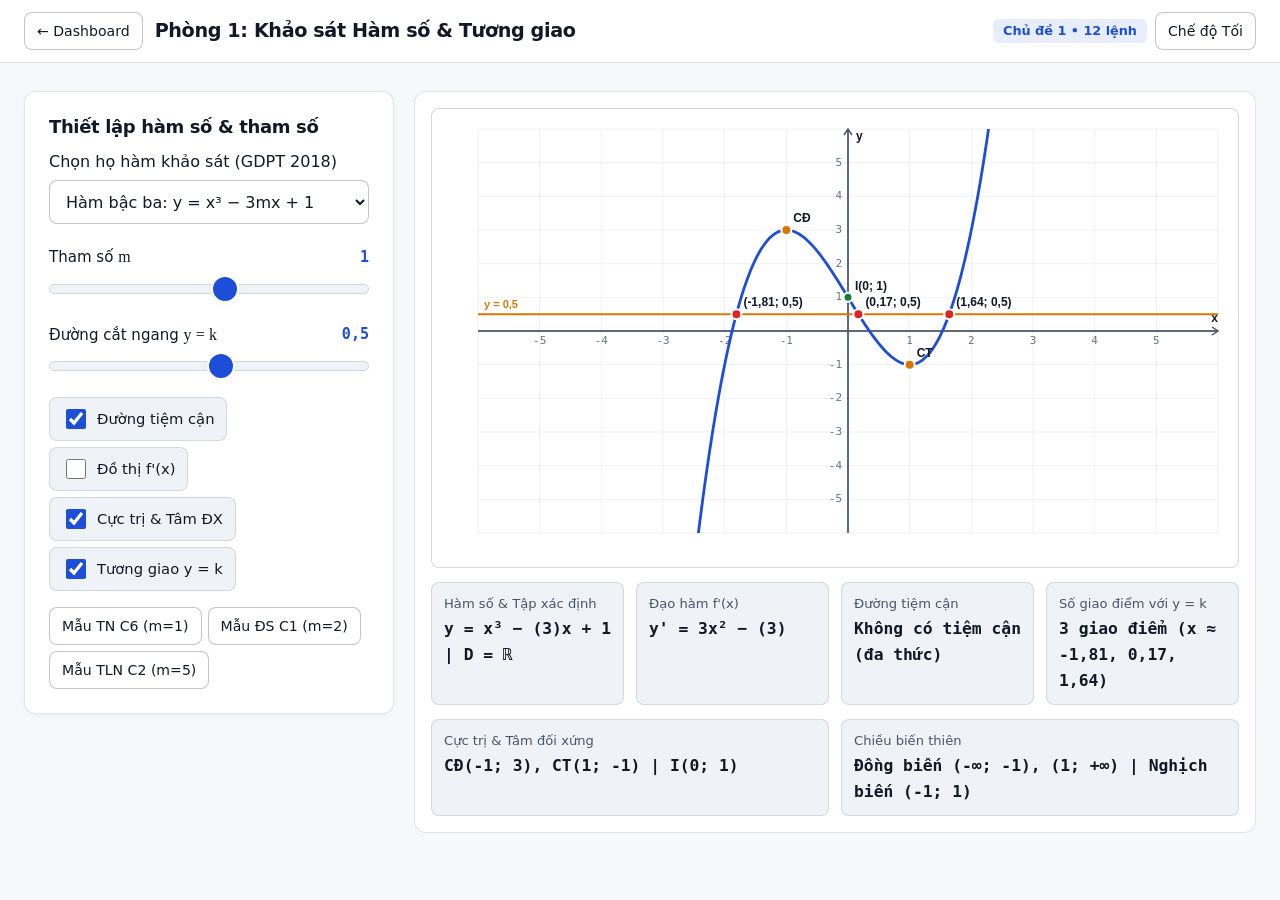
<file: truc_quan/01_khao_sat_va_tuong_giao.html>
<!DOCTYPE html>
<html lang="vi">
<head>
  <meta charset="UTF-8">
  <meta name="viewport" content="width=device-width, initial-scale=1.0">
  <title>Phòng 1: Khảo sát Hàm số & Tương giao — Toán THPTQG 2026</title>
  <link rel="stylesheet" href="../assets/style.css">
</head>
<body>
  <header class="topbar">
    <div class="wrap topbar-inner">
      <div class="topbar-brand">
        <a class="btn btn-sm" href="../index.html">← Dashboard</a>
        <h1>Phòng 1: Khảo sát Hàm số &amp; Tương giao</h1>
      </div>
      <div class="topbar-actions">
        <span class="badge badge-accent">Chủ đề 1 • 12 lệnh</span>
        <button class="btn btn-sm" type="button" data-theme-toggle>Chế độ Tối</button>
      </div>
    </div>
  </header>

  <main class="wrap">
    <div class="lab-layout">
      <section class="card" aria-label="Bảng điều khiển hàm số">
        <h3>Thiết lập hàm số &amp; tham số</h3>
        <div class="slider-group">
          <label for="fnFamily">Chọn họ hàm khảo sát (GDPT 2018)</label>
          <select id="fnFamily">
            <option value="cubic">Hàm bậc ba: y = x³ − 3mx + 1</option>
            <option value="rat11">Bậc nhất / Bậc nhất: y = (2x + m) / (x − 1)</option>
            <option value="rat21">Bậc hai / Bậc nhất: y = (x² − 2x + m) / (x − 1)</option>
          </select>
        </div>

        <div class="slider-group">
          <div class="slider-head">
            <label for="paramM">Tham số <span class="m">m</span></label>
            <span class="slider-val" id="valM">1,0</span>
          </div>
          <input type="range" id="paramM" min="-4" max="5" step="0.1" value="1">
        </div>

        <div class="slider-group">
          <div class="slider-head">
            <label for="paramK">Đường cắt ngang <span class="m">y = k</span></label>
            <span class="slider-val" id="valK">0,5</span>
          </div>
          <input type="range" id="paramK" min="-6" max="6" step="0.1" value="0.5">
        </div>

        <div class="tag-row" style="margin-top: 8px;">
          <label class="toggle-chip">
            <input type="checkbox" id="chkAsymptote" checked>
            <span>Đường tiệm cận</span>
          </label>
          <label class="toggle-chip">
            <input type="checkbox" id="chkDerivative">
            <span>Đồ thị f'(x)</span>
          </label>
          <label class="toggle-chip">
            <input type="checkbox" id="chkExtrema" checked>
            <span>Cực trị &amp; Tâm ĐX</span>
          </label>
          <label class="toggle-chip">
            <input type="checkbox" id="chkCutLine" checked>
            <span>Tương giao y = k</span>
          </label>
        </div>

        <div id="warnBox" class="notice notice-warn" style="margin-top: 14px; display: none;"></div>

        <div class="tag-row" style="margin-top: 16px;">
          <button type="button" class="btn btn-sm" id="btnPresetC6">Mẫu TN C6 (m=1)</button>
          <button type="button" class="btn btn-sm" id="btnPresetDSC1">Mẫu ĐS C1 (m=2)</button>
          <button type="button" class="btn btn-sm" id="btnPresetTLN2">Mẫu TLN C2 (m=5)</button>
        </div>
      </section>

      <section class="canvas-panel">
        <div class="canvas-box">
          <canvas id="plotCanvas" class="math-canvas" aria-label="Đồ thị khảo sát hàm số"></canvas>
        </div>

        <div class="readout-grid">
          <div class="readout-item">
            <div class="r-label">Hàm số &amp; Tập xác định</div>
            <div class="r-val" id="outFunc">—</div>
          </div>
          <div class="readout-item">
            <div class="r-label">Đạo hàm f'(x)</div>
            <div class="r-val" id="outDeriv">—</div>
          </div>
          <div class="readout-item">
            <div class="r-label">Đường tiệm cận</div>
            <div class="r-val" id="outAsym">—</div>
          </div>
          <div class="readout-item">
            <div class="r-label">Số giao điểm với y = k</div>
            <div class="r-val" id="outIntersections">—</div>
          </div>
        </div>

        <div class="readout-grid">
          <div class="readout-item">
            <div class="r-label">Cực trị &amp; Tâm đối xứng</div>
            <div class="r-val" id="outExtrema">—</div>
          </div>
          <div class="readout-item">
            <div class="r-label">Chiều biến thiên</div>
            <div class="r-val" id="outMono">—</div>
          </div>
        </div>
      </section>
    </div>
  </main>

  <script src="../assets/common.js"></script>
  <script>
    (function () {
      'use strict';
      var C = window.TOAN_COMMON;
      C.initTheme();

      var canvas = document.getElementById('plotCanvas');
      var plot = C.createPlot2D(canvas, { xMin: -6, xMax: 6, yMin: -6, yMax: 6, xStep: 1, yStep: 1 });

      var elFamily = document.getElementById('fnFamily');
      var elM = document.getElementById('paramM');
      var elK = document.getElementById('paramK');
      var chkAsym = document.getElementById('chkAsymptote');
      var chkDeriv = document.getElementById('chkDerivative');
      var chkExt = document.getElementById('chkExtrema');
      var chkCut = document.getElementById('chkCutLine');
      var warnBox = document.getElementById('warnBox');

      function fmt(v) { return C.formatNum(v, 2); }

      function findCubicRoots(a, b, c, d) {
        // Giải ax^3 + bx^2 + cx + d = 0 bằng tìm cực trị + chia đôi + biên
        var roots = [];
        var f = function (x) { return ((a * x + b) * x + c) * x + d; };
        var pts = [-30];
        var disc = 4 * b * b - 12 * a * c;
        if (disc > 1e-9) {
          var s = Math.sqrt(disc);
          var x1 = (-2 * b - s) / (6 * a);
          var x2 = (-2 * b + s) / (6 * a);
          if (x1 > x2) { var t = x1; x1 = x2; x2 = t; }
          pts.push(x1, x2);
        }
        pts.push(30);
        for (var i = 0; i < pts.length - 1; i++) {
          var l = pts[i], r = pts[i + 1];
          var fl = f(l), fr = f(r);
          if (Math.abs(fl) < 1e-7) {
            if (roots.every(function (rv) { return Math.abs(rv - l) > 1e-4; })) roots.push(l);
          }
          if (Math.abs(fr) < 1e-7) {
            if (roots.every(function (rv) { return Math.abs(rv - r) > 1e-4; })) roots.push(r);
          }
          if (fl * fr < 0) {
            var lo = l, hi = r;
            for (var it = 0; it < 50; it++) {
              var mid = 0.5 * (lo + hi);
              var fm = f(mid);
              if (fl * fm <= 0) { hi = mid; fr = fm; } else { lo = mid; fl = fm; }
            }
            var root = 0.5 * (lo + hi);
            if (roots.every(function (rv) { return Math.abs(rv - root) > 1e-4; })) roots.push(root);
          }
        }
        return roots.sort(function (x, y) { return x - y; });
      }

      function render() {
        var fam = elFamily.value;
        var m = Number(elM.value);
        var k = Number(elK.value);
        document.getElementById('valM').textContent = C.formatNum(m, 1);
        document.getElementById('valK').textContent = C.formatNum(k, 1);

        var g = plot.begin();
        var pal = g.pal;
        var fn = null, dfn = null;
        var isDegenerate = false;
        var intersections = [];

        warnBox.style.display = 'none';
        warnBox.textContent = '';

        if (fam === 'cubic') {
          fn = function (x) { return x * x * x - 3 * m * x + 1; };
          dfn = function (x) { return 3 * x * x - 3 * m; };
          document.getElementById('outFunc').textContent = 'y = x³ − (' + fmt(3 * m) + ')x + 1 | D = ℝ';
          document.getElementById('outDeriv').textContent = "y' = 3x² − (" + fmt(3 * m) + ')';
          document.getElementById('outAsym').textContent = 'Không có tiệm cận (đa thức)';

          if (m > 1e-6) {
            var xc = Math.sqrt(m);
            var yCD = fn(-xc), yCT = fn(xc);
            document.getElementById('outExtrema').textContent =
              'CĐ(-' + fmt(xc) + '; ' + fmt(yCD) + '), CT(' + fmt(xc) + '; ' + fmt(yCT) + ') | I(0; 1)';
            document.getElementById('outMono').textContent =
              'Đồng biến (-∞; -' + fmt(xc) + '), (' + fmt(xc) + '; +∞) | Nghịch biến (-' + fmt(xc) + '; ' + fmt(xc) + ')';
          } else {
            document.getElementById('outExtrema').textContent = 'Không có cực trị | Tâm ĐX I(0; 1)';
            document.getElementById('outMono').textContent = 'Đồng biến trên ℝ';
          }
          intersections = findCubicRoots(1, 0, -3 * m, 1 - k);
        } else if (fam === 'rat11') {
          fn = function (x) { return Math.abs(x - 1) < 0.015 ? null : (2 * x + m) / (x - 1); };
          dfn = function (x) { return Math.abs(x - 1) < 0.015 ? null : (-2 - m) / Math.pow(x - 1, 2); };
          isDegenerate = Math.abs(m + 2) < 1e-6;
          document.getElementById('outFunc').textContent = 'y = (2x + ' + fmt(m) + ') / (x − 1) | D = ℝ\\{1}';
          document.getElementById('outDeriv').textContent = "y' = " + fmt(-2 - m) + ' / (x − 1)²';
          if (isDegenerate) {
            warnBox.style.display = 'block';
            warnBox.textContent = 'Cảnh báo suy biến: Với m = −2, tử 2x − 2 = 2(x − 1) rút gọn thành hằng số y = 2 (x ≠ 1), đồ thị không còn là hyperbol và không có TCĐ x = 1.';
            document.getElementById('outAsym').textContent = 'Suy biến đường thẳng y = 2 (x ≠ 1)';
            document.getElementById('outExtrema').textContent = 'Không có cực trị';
            document.getElementById('outMono').textContent = 'Hàm hằng trên (−∞; 1) và (1; +∞)';
          } else {
            document.getElementById('outAsym').textContent = 'TCĐ: x = 1 | TCN: y = 2';
            document.getElementById('outExtrema').textContent = 'Không có cực trị | Tâm ĐX I(1; 2)';
            document.getElementById('outMono').textContent = (-2 - m) > 0
              ? 'Đồng biến trên (−∞; 1) và (1; +∞)'
              : 'Nghịch biến trên (−∞; 1) và (1; +∞)';
            if (Math.abs(k - 2) > 1e-6) {
              intersections.push((k + m) / (k - 2));
            }
          }
        } else {
          fn = function (x) { return Math.abs(x - 1) < 0.015 ? null : (x * x - 2 * x + m) / (x - 1); };
          dfn = function (x) { return Math.abs(x - 1) < 0.015 ? null : 1 - (m - 1) / Math.pow(x - 1, 2); };
          isDegenerate = Math.abs(m - 1) < 1e-6;
          document.getElementById('outFunc').textContent = 'y = (x² − 2x + ' + fmt(m) + ') / (x − 1) | D = ℝ\\{1}';
          document.getElementById('outDeriv').textContent = "y' = 1 − (" + fmt(m - 1) + ') / (x − 1)²';
          if (isDegenerate) {
            warnBox.style.display = 'block';
            warnBox.textContent = 'Cảnh báo suy biến: Với m = 1, tử (x − 1)² chia hết cho x − 1 nên hàm suy biến thành đường thẳng y = x − 1 (bỏ điểm (1; 0)).';
            document.getElementById('outAsym').textContent = 'Suy biến đường thẳng y = x − 1 (x ≠ 1)';
            document.getElementById('outExtrema').textContent = 'Không có cực trị';
            document.getElementById('outMono').textContent = 'Đồng biến trên (−∞; 1) và (1; +∞)';
          } else {
            document.getElementById('outAsym').textContent = 'TCĐ: x = 1 | TCX: y = x − 1';
            if (m > 1) {
              var d = Math.sqrt(m - 1);
              var x1 = 1 - d, x2 = 1 + d;
              var y1 = -2 * d, y2 = 2 * d;
              document.getElementById('outExtrema').textContent =
                'CĐ(' + fmt(x1) + '; ' + fmt(y1) + '), CT(' + fmt(x2) + '; ' + fmt(y2) + ') | I(1; 0)';
              document.getElementById('outMono').textContent =
                'ĐB: (−∞;' + fmt(x1) + '), (' + fmt(x2) + ';+∞) | NB: (' + fmt(x1) + ';1), (1;' + fmt(x2) + ')';
            } else {
              document.getElementById('outExtrema').textContent = 'Không có cực trị | Tâm ĐX I(1; 0)';
              document.getElementById('outMono').textContent = 'Đồng biến trên (−∞; 1) và (1; +∞)';
            }
            var discQ = (2 + k) * (2 + k) - 4 * (m + k);
            if (discQ > 1e-9) {
              var sq = Math.sqrt(discQ);
              var r1 = ((2 + k) - sq) / 2;
              var r2 = ((2 + k) + sq) / 2;
              if (Math.abs(r1 - 1) > 1e-6) intersections.push(r1);
              if (Math.abs(r2 - 1) > 1e-6) intersections.push(r2);
            } else if (Math.abs(discQ) <= 1e-9) {
              var r0 = (2 + k) / 2;
              if (Math.abs(r0 - 1) > 1e-6) intersections.push(r0);
            }
          }
        }

        // Vẽ tiệm cận
        if (chkAsym.checked && !isDegenerate) {
          if (fam === 'rat11') {
            g.drawVerticalLine(1, pal.err, 'TCĐ x = 1');
            g.drawHorizontalLine(2, pal.ok, 'TCN y = 2', false);
          } else if (fam === 'rat21') {
            g.drawVerticalLine(1, pal.err, 'TCĐ x = 1');
            g.drawObliqueLine(1, -1, pal.ok, 'TCX y = x - 1');
          }
        }

        // Vẽ đạo hàm
        if (chkDeriv.checked && dfn) {
          g.plotFunction(dfn, { color: pal.purple, width: 1.8, dashed: true });
        }

        // Vẽ f(x)
        if (fn) {
          g.plotFunction(fn, { color: pal.accent, width: 2.8 });
        }

        // Vẽ đường y = k và giao điểm
        if (chkCut.checked) {
          g.drawHorizontalLine(k, pal.secondary, 'y = ' + fmt(k), true);
          intersections.forEach(function (rx) {
            if (rx >= g.bounds.xMin && rx <= g.bounds.xMax) {
              g.drawPoint(rx, k, pal.err, '(' + fmt(rx) + '; ' + fmt(k) + ')', 5);
            }
          });
        }

        // Vẽ cực trị & tâm đối xứng
        if (chkExt.checked && !isDegenerate) {
          if (fam === 'cubic') {
            g.drawPoint(0, 1, pal.ok, 'I(0; 1)', 4.5);
            if (m > 1e-6) {
              var xc2 = Math.sqrt(m);
              g.drawPoint(-xc2, fn(-xc2), pal.secondary, 'CĐ', 5);
              g.drawPoint(xc2, fn(xc2), pal.secondary, 'CT', 5);
            }
          } else if (fam === 'rat11') {
            g.drawPoint(1, 2, pal.ok, 'I(1; 2)', 4.5);
          } else if (fam === 'rat21') {
            g.drawPoint(1, 0, pal.ok, 'I(1; 0)', 4.5);
            if (m > 1) {
              var d2 = Math.sqrt(m - 1);
              g.drawPoint(1 - d2, -2 * d2, pal.secondary, 'CĐ', 5);
              g.drawPoint(1 + d2, 2 * d2, pal.secondary, 'CT', 5);
            }
          }
        }

        g.end();

        if (isDegenerate && fam === 'rat11') {
          document.getElementById('outIntersections').textContent = Math.abs(k - 2) < 1e-6 ? 'Trùng đường y = 2' : '0 giao điểm';
        } else {
          var coordsTxt = intersections.map(function (x) { return fmt(x); }).join(', ');
          document.getElementById('outIntersections').textContent =
            intersections.length + ' giao điểm' + (coordsTxt ? ' (x ≈ ' + coordsTxt + ')' : '');
        }
      }

      [elFamily, elM, elK, chkAsym, chkDeriv, chkExt, chkCut].forEach(function (el) {
        el.addEventListener('input', render);
        el.addEventListener('change', render);
      });

      document.getElementById('btnPresetC6').addEventListener('click', function () {
        elFamily.value = 'cubic'; elM.value = '1'; elK.value = '1'; render();
      });
      document.getElementById('btnPresetDSC1').addEventListener('click', function () {
        elFamily.value = 'rat21'; elM.value = '2'; elK.value = '2.5'; render();
      });
      document.getElementById('btnPresetTLN2').addEventListener('click', function () {
        elFamily.value = 'rat21'; elM.value = '5'; elK.value = '4'; render();
      });

      window.addEventListener('toan:themechange', render);
      if (typeof ResizeObserver !== 'undefined') {
        new ResizeObserver(render).observe(canvas);
      } else {
        window.addEventListener('resize', render);
      }
      render();
    })();
  </script>
</body>
</html>
</file>
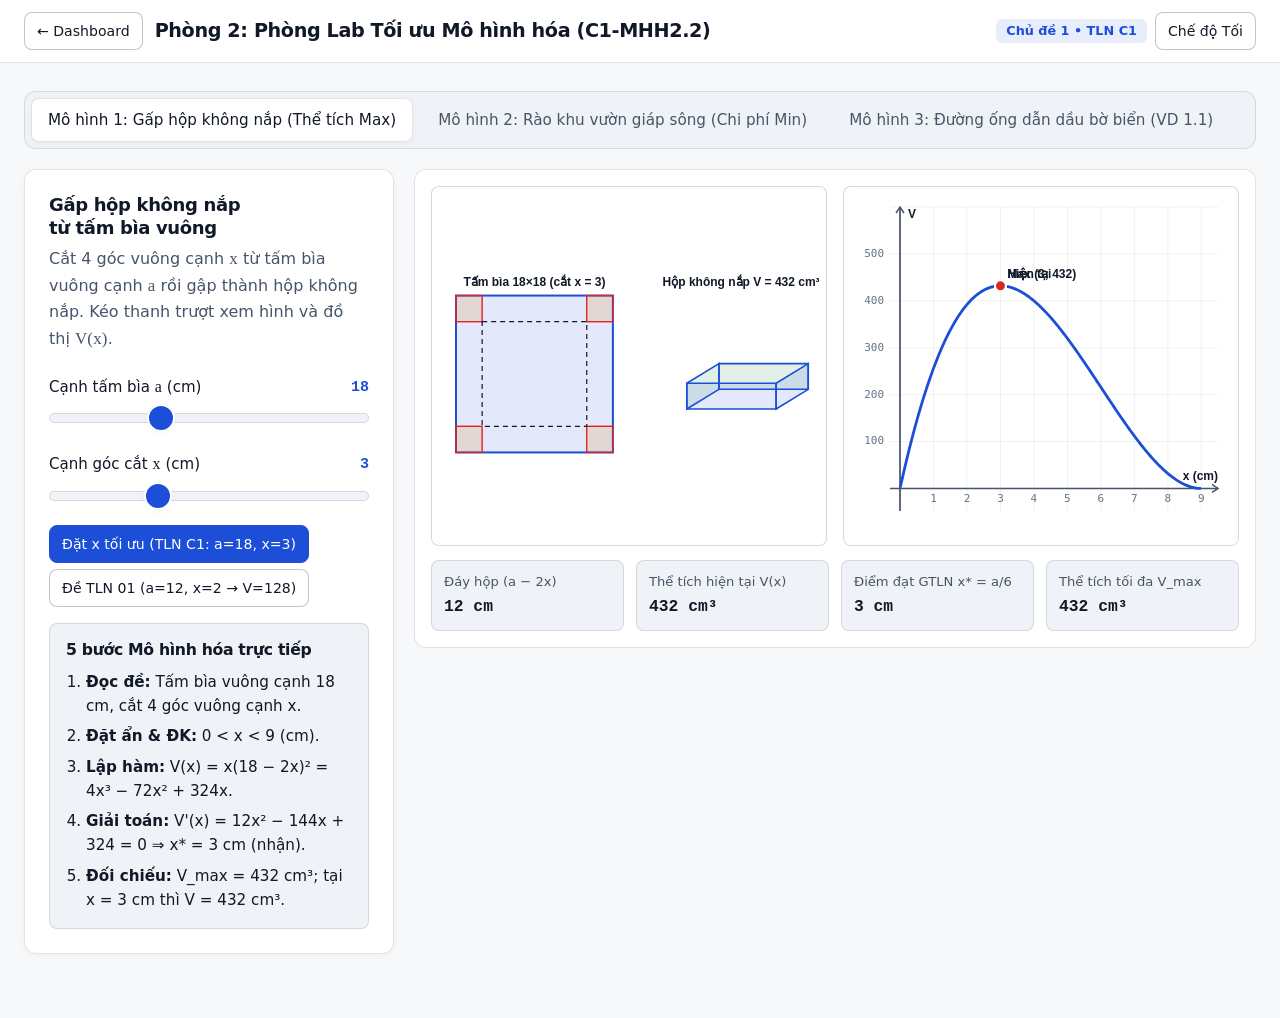
<file: truc_quan/02_phong_lab_toi_uu_mhh.html>
<!DOCTYPE html>
<html lang="vi">
<head>
  <meta charset="UTF-8">
  <meta name="viewport" content="width=device-width, initial-scale=1.0">
  <title>Phòng 2: Phòng Lab Tối ưu Mô hình hóa — Toán THPTQG 2026</title>
  <link rel="stylesheet" href="../assets/style.css">
</head>
<body>
  <header class="topbar">
    <div class="wrap topbar-inner">
      <div class="topbar-brand">
        <a class="btn btn-sm" href="../index.html">← Dashboard</a>
        <h1>Phòng 2: Phòng Lab Tối ưu Mô hình hóa (C1-MHH2.2)</h1>
      </div>
      <div class="topbar-actions">
        <span class="badge badge-accent">Chủ đề 1 • TLN C1</span>
        <button class="btn btn-sm" type="button" data-theme-toggle>Chế độ Tối</button>
      </div>
    </div>
  </header>

  <main class="wrap">
    <div class="tab-bar" style="margin-bottom: 20px;">
      <button type="button" class="tab-btn active" data-tab="hop">Mô hình 1: Gấp hộp không nắp (Thể tích Max)</button>
      <button type="button" class="tab-btn" data-tab="vuon">Mô hình 2: Rào khu vườn giáp sông (Chi phí Min)</button>
      <button type="button" class="tab-btn" data-tab="ong">Mô hình 3: Đường ống dẫn dầu bờ biển (VD 1.1)</button>
    </div>

    <!-- MÔ HÌNH 1 -->
    <section id="tab-hop">
      <div class="lab-layout">
        <div class="card">
          <h3>Gấp hộp không nắp từ tấm bìa vuông</h3>
          <p class="muted" style="margin-top: 6px;">Cắt 4 góc vuông cạnh <span class="m">x</span> từ tấm bìa vuông cạnh <span class="m">a</span> rồi gập thành hộp không nắp. Kéo thanh trượt xem hình và đồ thị <span class="m">V(x)</span>.</p>

          <div class="slider-group">
            <div class="slider-head">
              <label for="boxA">Cạnh tấm bìa <span class="m">a</span> (cm)</label>
              <span class="slider-val" id="valBoxA">18</span>
            </div>
            <input type="range" id="boxA" min="12" max="30" step="1" value="18">
          </div>

          <div class="slider-group">
            <div class="slider-head">
              <label for="boxX">Cạnh góc cắt <span class="m">x</span> (cm)</label>
              <span class="slider-val" id="valBoxX">3,0</span>
            </div>
            <input type="range" id="boxX" min="0.2" max="8.8" step="0.1" value="3">
          </div>

          <div class="tag-row" style="margin-top: 6px;">
            <button type="button" class="btn btn-sm btn-primary" id="btnSnapBoxOpt">Đặt x tối ưu (TLN C1: a=18, x=3)</button>
            <button type="button" class="btn btn-sm" id="btnSnapBoxTln1">Đề TLN 01 (a=12, x=2 → V=128)</button>
          </div>

          <div class="solution-box" style="margin-top: 16px;">
            <h4>5 bước Mô hình hóa trực tiếp</h4>
            <ol class="step-list" id="boxMhhSteps"></ol>
          </div>
        </div>

        <div class="canvas-panel">
          <div class="dual-canvas">
            <div class="canvas-box canvas-box-sm">
              <canvas id="boxGeoCanvas" class="math-canvas" aria-label="Mô hình tấm bìa và hộp"></canvas>
            </div>
            <div class="canvas-box canvas-box-sm">
              <canvas id="boxPlotCanvas" class="math-canvas" aria-label="Đồ thị thể tích V(x)"></canvas>
            </div>
          </div>

          <div class="readout-grid">
            <div class="readout-item">
              <div class="r-label">Đáy hộp (a − 2x)</div>
              <div class="r-val" id="outBoxBase">—</div>
            </div>
            <div class="readout-item">
              <div class="r-label">Thể tích hiện tại V(x)</div>
              <div class="r-val" id="outBoxVol">—</div>
            </div>
            <div class="readout-item">
              <div class="r-label">Điểm đạt GTLN x* = a/6</div>
              <div class="r-val" id="outBoxXOpt">—</div>
            </div>
            <div class="readout-item">
              <div class="r-label">Thể tích tối đa V_max</div>
              <div class="r-val" id="outBoxVMax">—</div>
            </div>
          </div>
        </div>
      </div>
    </section>

    <!-- MÔ HÌNH 2 -->
    <section id="tab-vuon" style="display: none;">
      <div class="lab-layout">
        <div class="card">
          <h3>Rào khu vườn chữ nhật giáp bờ sông</h3>
          <p class="muted" style="margin-top: 6px;">Diện tích cố định <span class="m">S</span> (m²), mặt giáp sông không cần rào. Hai cạnh bên vuông góc sông dài <span class="m">x</span> (m), cạnh song song sông dài <span class="m">y = S/x</span>.</p>

          <div class="slider-group">
            <div class="slider-head">
              <label for="gardenS">Diện tích cố định <span class="m">S</span> (m²)</label>
              <span class="slider-val" id="valGardenS">200</span>
            </div>
            <input type="range" id="gardenS" min="80" max="450" step="10" value="200">
          </div>

          <div class="slider-group">
            <div class="slider-head">
              <label for="gardenC1">Đơn giá mặt đối diện sông (nghìn/m)</label>
              <span class="slider-val" id="valGardenC1">100</span>
            </div>
            <input type="range" id="gardenC1" min="50" max="200" step="10" value="100">
          </div>

          <div class="slider-group">
            <div class="slider-head">
              <label for="gardenC2">Đơn giá 2 mặt bên (nghìn/m)</label>
              <span class="slider-val" id="valGardenC2">100</span>
            </div>
            <input type="range" id="gardenC2" min="50" max="200" step="10" value="100">
          </div>

          <div class="slider-group">
            <div class="slider-head">
              <label for="gardenX">Chiều dài cạnh bên <span class="m">x</span> (m)</label>
              <span class="slider-val" id="valGardenX">10,0</span>
            </div>
            <input type="range" id="gardenX" min="2" max="35" step="0.5" value="10">
          </div>

          <div class="tag-row" style="margin-top: 6px;">
            <button type="button" class="btn btn-sm btn-primary" id="btnSnapGardenOpt">Đặt x tối ưu chi phí</button>
          </div>

          <div class="solution-box" style="margin-top: 16px;">
            <h4>5 bước Mô hình hóa trực tiếp</h4>
            <ol class="step-list" id="gardenMhhSteps"></ol>
          </div>
        </div>

        <div class="canvas-panel">
          <div class="dual-canvas">
            <div class="canvas-box canvas-box-sm">
              <canvas id="gardenGeoCanvas" class="math-canvas" aria-label="Mặt bằng khu vườn"></canvas>
            </div>
            <div class="canvas-box canvas-box-sm">
              <canvas id="gardenPlotCanvas" class="math-canvas" aria-label="Đồ thị chi phí C(x)"></canvas>
            </div>
          </div>

          <div class="readout-grid">
            <div class="readout-item">
              <div class="r-label">Cạnh song song sông y = S/x</div>
              <div class="r-val" id="outGardenY">—</div>
            </div>
            <div class="readout-item">
              <div class="r-label">Tổng chi phí C(x)</div>
              <div class="r-val" id="outGardenCost">—</div>
            </div>
            <div class="readout-item">
              <div class="r-label">Điểm đạt GTNN x*</div>
              <div class="r-val" id="outGardenXOpt">—</div>
            </div>
            <div class="readout-item">
              <div class="r-label">Chi phí tối thiểu C_min</div>
              <div class="r-val" id="outGardenCMin">—</div>
            </div>
          </div>
        </div>
      </div>
    </section>

    <!-- MÔ HÌNH 3 -->
    <section id="tab-ong" style="display: none;">
      <div class="lab-layout">
        <div class="card">
          <h3>Đường ống dẫn dầu bờ biển – ngoài khơi</h3>
          <p class="muted" style="margin-top: 6px;">Điểm <span class="m">A</span> trên bờ biển, giàn khoan <span class="m">C</span> ngoài khơi cách bờ <span class="m">CB</span>. Chọn điểm nối <span class="m">M</span> trên <span class="m">AB</span> với <span class="m">BM = x</span> để tổng chi phí lắp đặt nhỏ nhất.</p>

          <div class="slider-group">
            <div class="slider-head">
              <label for="pipeAB">Khoảng cách dọc bờ <span class="m">AB</span> (km)</label>
              <span class="slider-val" id="valPipeAB">9</span>
            </div>
            <input type="range" id="pipeAB" min="4" max="15" step="0.5" value="9">
          </div>

          <div class="slider-group">
            <div class="slider-head">
              <label for="pipeCB">Khoảng cách ra khơi <span class="m">CB</span> (km)</label>
              <span class="slider-val" id="valPipeCB">6</span>
            </div>
            <input type="range" id="pipeCB" min="2" max="12" step="0.5" value="6">
          </div>

          <div class="slider-group">
            <div class="slider-head">
              <label for="pipeC1">Đơn giá trên bờ <span class="m">c₁</span> (tr.đ/km)</label>
              <span class="slider-val" id="valPipeC1">100</span>
            </div>
            <input type="range" id="pipeC1" min="50" max="200" step="10" value="100">
          </div>

          <div class="slider-group">
            <div class="slider-head">
              <label for="pipeC2">Đơn giá dưới biển <span class="m">c₂</span> (tr.đ/km)</label>
              <span class="slider-val" id="valPipeC2">260</span>
            </div>
            <input type="range" id="pipeC2" min="120" max="400" step="10" value="260">
          </div>

          <div class="slider-group">
            <div class="slider-head">
              <label for="pipeX">Vị trí điểm nối <span class="m">x = BM</span> (km)</label>
              <span class="slider-val" id="valPipeX">2,5</span>
            </div>
            <input type="range" id="pipeX" min="0" max="9" step="0.1" value="2.5">
          </div>

          <div class="tag-row" style="margin-top: 6px;">
            <button type="button" class="btn btn-sm btn-primary" id="btnSnapPipeOpt">Đặt x tối ưu (VD 1.1: x = 2,5 → 2340)</button>
          </div>

          <div class="solution-box" style="margin-top: 16px;">
            <h4>5 bước Mô hình hóa trực tiếp</h4>
            <ol class="step-list" id="pipeMhhSteps"></ol>
          </div>
        </div>

        <div class="canvas-panel">
          <div class="dual-canvas">
            <div class="canvas-box canvas-box-sm">
              <canvas id="pipeGeoCanvas" class="math-canvas" aria-label="Sơ đồ tuyến ống dẫn dầu bờ biển"></canvas>
            </div>
            <div class="canvas-box canvas-box-sm">
              <canvas id="pipePlotCanvas" class="math-canvas" aria-label="Đồ thị chi phí lắp đặt C(x)"></canvas>
            </div>
          </div>

          <div class="readout-grid">
            <div class="readout-item">
              <div class="r-label">Đoạn trên bờ AM = AB − x</div>
              <div class="r-val" id="outPipeAM">—</div>
            </div>
            <div class="readout-item">
              <div class="r-label">Đoạn dưới biển MC</div>
              <div class="r-val" id="outPipeMC">—</div>
            </div>
            <div class="readout-item">
              <div class="r-label">Tổng chi phí C(x)</div>
              <div class="r-val" id="outPipeCost">—</div>
            </div>
            <div class="readout-item">
              <div class="r-label">Chi phí nhỏ nhất C_min</div>
              <div class="r-val" id="outPipeCMin">—</div>
            </div>
          </div>
        </div>
      </div>
    </section>
  </main>

  <script src="../assets/common.js"></script>
  <script>
    (function () {
      'use strict';
      var C = window.TOAN_COMMON;
      C.initTheme();

      var activeTab = 'hop';
      var tabBtns = document.querySelectorAll('.tab-btn');
      tabBtns.forEach(function (btn) {
        btn.addEventListener('click', function () {
          activeTab = btn.getAttribute('data-tab');
          tabBtns.forEach(function (b) { b.classList.toggle('active', b === btn); });
          document.getElementById('tab-hop').style.display = activeTab === 'hop' ? 'block' : 'none';
          document.getElementById('tab-vuon').style.display = activeTab === 'vuon' ? 'block' : 'none';
          document.getElementById('tab-ong').style.display = activeTab === 'ong' ? 'block' : 'none';
          renderActive();
        });
      });

      /* --- TAB 1: GẤP HỘP --- */
      var boxA = document.getElementById('boxA');
      var boxX = document.getElementById('boxX');
      var boxGeoCanvas = document.getElementById('boxGeoCanvas');
      var boxPlotCanvas = document.getElementById('boxPlotCanvas');
      var boxPlot = C.createPlot2D(boxPlotCanvas, { xMin: 0, xMax: 10, yMin: 0, yMax: 550, xStep: 1, yStep: 100, xLabel: 'x (cm)', yLabel: 'V' });

      function renderBox() {
        var a = Number(boxA.value);
        var maxAllow = Number((a / 2 - 0.2).toFixed(1));
        boxX.max = String(maxAllow);
        if (Number(boxX.value) > maxAllow) boxX.value = String(maxAllow);
        var x = Number(boxX.value);

        document.getElementById('valBoxA').textContent = String(a);
        document.getElementById('valBoxX').textContent = C.formatNum(x, 1);

        var base = a - 2 * x;
        var vol = x * base * base;
        var xOpt = a / 6;
        var vMax = (2 * a * a * a) / 27;

        document.getElementById('outBoxBase').textContent = C.formatNum(base, 2) + ' cm';
        document.getElementById('outBoxVol').textContent = C.formatNum(vol, 2) + ' cm³';
        document.getElementById('outBoxXOpt').textContent = C.formatNum(xOpt, 2) + ' cm';
        document.getElementById('outBoxVMax').textContent = C.formatNum(vMax, 2) + ' cm³';

        document.getElementById('boxMhhSteps').innerHTML =
          '<li><strong>Đọc đề:</strong> Tấm bìa vuông cạnh ' + a + ' cm, cắt 4 góc vuông cạnh x.</li>' +
          '<li><strong>Đặt ẩn &amp; ĐK:</strong> 0 &lt; x &lt; ' + C.formatNum(a / 2, 1) + ' (cm).</li>' +
          '<li><strong>Lập hàm:</strong> V(x) = x(' + a + ' − 2x)² = 4x³ − ' + (4 * a) + 'x² + ' + (a * a) + 'x.</li>' +
          "<li><strong>Giải toán:</strong> V'(x) = 12x² − " + (8 * a) + 'x + ' + (a * a) + ' = 0 ⇒ x* = ' + C.formatNum(xOpt, 2) + ' cm (nhận).</li>' +
          '<li><strong>Đối chiếu:</strong> V_max = ' + C.formatNum(vMax, 2) + ' cm³; tại x = ' + C.formatNum(x, 1) + ' cm thì V = ' + C.formatNum(vol, 2) + ' cm³.</li>';

        // Vẽ hình học tấm bìa + hộp
        var info = C.setupCanvas(boxGeoCanvas);
        var ctx = info.ctx, w = info.width, h = info.height;
        var pal = C.getCanvasPalette();
        ctx.fillStyle = pal.bg;
        ctx.fillRect(0, 0, w, h);

        // Vẽ tấm bìa ở nửa trái
        var leftZone = w * 0.52;
        var sqSize = Math.min(leftZone - 48, h - 68);
        var sx = 24;
        var sy = (h - sqSize) / 2 + 8;
        var pxX = (x / a) * sqSize;

        ctx.fillStyle = pal.faceA;
        ctx.strokeStyle = pal.accent;
        ctx.lineWidth = 2;
        ctx.fillRect(sx, sy, sqSize, sqSize);
        ctx.strokeRect(sx, sy, sqSize, sqSize);

        // Tô 4 góc cắt bỏ
        ctx.fillStyle = pal.faceWarn;
        ctx.strokeStyle = pal.err;
        ctx.lineWidth = 1.4;
        var corners = [
          [sx, sy],
          [sx + sqSize - pxX, sy],
          [sx, sy + sqSize - pxX],
          [sx + sqSize - pxX, sy + sqSize - pxX]
        ];
        corners.forEach(function (c) {
          ctx.fillRect(c[0], c[1], pxX, pxX);
          ctx.strokeRect(c[0], c[1], pxX, pxX);
        });

        // Đường gấp đứt nét
        ctx.save();
        ctx.setLineDash([5, 4]);
        ctx.strokeStyle = pal.ink;
        ctx.lineWidth = 1.2;
        ctx.strokeRect(sx + pxX, sy + pxX, Math.max(0, sqSize - 2 * pxX), Math.max(0, sqSize - 2 * pxX));
        ctx.restore();

        ctx.fillStyle = pal.ink;
        ctx.font = '600 12px "Segoe UI", sans-serif';
        ctx.textAlign = 'center';
        ctx.fillText('Tấm bìa ' + a + '×' + a + ' (cắt x = ' + C.formatNum(x, 1) + ')', sx + sqSize / 2, sy - 10);

        // Vẽ hộp 3D đơn giản ở nửa phải
        var cx = w * 0.76;
        var cy = h * 0.62;
        var scale3 = Math.min(w * 0.34, h * 0.45) / a;
        var bx = base * scale3;
        var hx = x * scale3 * 1.15;
        var dx = bx * 0.36;
        var dy = -bx * 0.22;

        function drawQuad(pts, fill, stroke) {
          ctx.beginPath();
          ctx.moveTo(pts[0][0], pts[0][1]);
          for (var i = 1; i < pts.length; i++) ctx.lineTo(pts[i][0], pts[i][1]);
          ctx.closePath();
          ctx.fillStyle = fill;
          ctx.fill();
          ctx.strokeStyle = stroke;
          ctx.lineWidth = 1.6;
          ctx.stroke();
        }

        var A0 = [cx - bx / 2, cy];
        var B0 = [cx + bx / 2, cy];
        var C0 = [B0[0] + dx, B0[1] + dy];
        var D0 = [A0[0] + dx, A0[1] + dy];
        var A1 = [A0[0], A0[1] - hx];
        var B1 = [B0[0], B0[1] - hx];
        var C1 = [C0[0], C0[1] - hx];
        var D1 = [D0[0], D0[1] - hx];

        drawQuad([A0, D0, D1, A1], pal.faceB, pal.accent);
        drawQuad([D0, C0, C1, D1], pal.faceB, pal.accent);
        drawQuad([A0, B0, B1, A1], pal.faceA, pal.accent);
        drawQuad([B0, C0, C1, B1], pal.faceA, pal.accent);

        ctx.fillStyle = pal.ink;
        ctx.font = '600 12px "Segoe UI", sans-serif';
        ctx.textAlign = 'center';
        ctx.fillText('Hộp không nắp V = ' + C.formatNum(vol, 1) + ' cm³', cx + dx * 0.3, sy - 10);

        // Đồ thị V(x)
        var yTop = Math.ceil((vMax * 1.2) / 100) * 100;
        var ySt = Math.max(50, Math.round(yTop / 5 / 50) * 50);
        var g = boxPlot.begin({
          xMin: -0.3,
          xMax: a / 2 + 0.5,
          yMin: -yTop * 0.08,
          yMax: yTop,
          xStep: a > 22 ? 2 : 1,
          yStep: ySt
        });
        g.plotFunction(function (t) {
          if (t < 0 || t > a / 2) return null;
          return t * (a - 2 * t) * (a - 2 * t);
        }, { color: g.pal.accent, width: 2.8 });
        g.drawPoint(xOpt, vMax, g.pal.ok, 'Max (' + C.formatNum(xOpt, 2) + '; ' + C.formatNum(vMax, 1) + ')', 5.5);
        g.drawPoint(x, vol, g.pal.err, 'Hiện tại', 5.5);
        g.end();
      }

      /* --- TAB 2: RÀO VƯỜN --- */
      var gS = document.getElementById('gardenS');
      var gC1 = document.getElementById('gardenC1');
      var gC2 = document.getElementById('gardenC2');
      var gX = document.getElementById('gardenX');
      var gardenGeoCanvas = document.getElementById('gardenGeoCanvas');
      var gardenPlotCanvas = document.getElementById('gardenPlotCanvas');
      var gardenPlot = C.createPlot2D(gardenPlotCanvas, { xMin: 0, xMax: 36, yMin: 0, yMax: 10000, xStep: 5, yStep: 2000, xLabel: 'x (m)', yLabel: 'C' });

      function renderGarden() {
        var S = Number(gS.value);
        var c1 = Number(gC1.value);
        var c2 = Number(gC2.value);
        var x = Number(gX.value);

        document.getElementById('valGardenS').textContent = String(S);
        document.getElementById('valGardenC1').textContent = String(c1);
        document.getElementById('valGardenC2').textContent = String(c2);
        document.getElementById('valGardenX').textContent = C.formatNum(x, 1);

        var y = S / x;
        var cost = 2 * c2 * x + c1 * y;
        var xOpt = Math.sqrt((c1 * S) / (2 * c2));
        var cMin = 2 * c2 * xOpt + (c1 * S) / xOpt;

        document.getElementById('outGardenY').textContent = C.formatNum(y, 2) + ' m';
        document.getElementById('outGardenCost').textContent = C.formatNum(cost, 1) + ' nghìn đ';
        document.getElementById('outGardenXOpt').textContent = C.formatNum(xOpt, 2) + ' m';
        document.getElementById('outGardenCMin').textContent = C.formatNum(cMin, 1) + ' nghìn đ';

        document.getElementById('gardenMhhSteps').innerHTML =
          '<li><strong>Đọc đề:</strong> Diện tích S = ' + S + ' m², giá mặt đối diện sông ' + c1 + 'k/m, hai mặt bên ' + c2 + 'k/m.</li>' +
          '<li><strong>Đặt ẩn &amp; ĐK:</strong> Cạnh bên x &gt; 0 (m) ⇒ cạnh song song sông y = ' + S + '/x (m).</li>' +
          '<li><strong>Lập hàm:</strong> C(x) = ' + (2 * c2) + 'x + ' + (c1 * S) + '/x (nghìn đồng).</li>' +
          "<li><strong>Giải toán:</strong> C'(x) = " + (2 * c2) + ' − ' + (c1 * S) + '/x² = 0 ⇒ x* = ' + C.formatNum(xOpt, 2) + ' m.</li>' +
          '<li><strong>Đối chiếu:</strong> C_min = ' + C.formatNum(cMin, 1) + ' nghìn đ; tại x = ' + C.formatNum(x, 1) + ' m thì C = ' + C.formatNum(cost, 1) + ' nghìn đ.</li>';

        // Vẽ mặt bằng khu vườn
        var info = C.setupCanvas(gardenGeoCanvas);
        var ctx = info.ctx, w = info.width, h = info.height;
        var pal = C.getCanvasPalette();
        ctx.fillStyle = pal.bg;
        ctx.fillRect(0, 0, w, h);

        // Bờ sông ở trên
        ctx.fillStyle = pal.faceA;
        ctx.fillRect(0, 0, w, 54);
        ctx.strokeStyle = pal.accent;
        ctx.lineWidth = 2;
        ctx.beginPath();
        ctx.moveTo(0, 54);
        ctx.lineTo(w, 54);
        ctx.stroke();
        ctx.fillStyle = pal.accent;
        ctx.font = '600 13px "Segoe UI", sans-serif';
        ctx.textAlign = 'center';
        ctx.fillText('BỜ SÔNG (Không cần rào mặt này)', w / 2, 32);

        var maxW = w - 80;
        var maxH = h - 110;
        var scale = Math.min(maxW / Math.max(y, 12), maxH / Math.max(x, 12));
        var rw = Math.max(38, Math.min(maxW, y * scale));
        var rh = Math.max(38, Math.min(maxH, x * scale));
        var rx = (w - rw) / 2;
        var ry = 54;

        ctx.fillStyle = pal.faceB;
        ctx.fillRect(rx, ry, rw, rh);

        // 3 cạnh hàng rào
        ctx.strokeStyle = pal.secondary;
        ctx.lineWidth = 3.5;
        ctx.beginPath();
        ctx.moveTo(rx, ry);
        ctx.lineTo(rx, ry + rh);
        ctx.lineTo(rx + rw, ry + rh);
        ctx.lineTo(rx + rw, ry);
        ctx.stroke();

        ctx.fillStyle = pal.ink;
        ctx.font = '600 12px "Segoe UI", sans-serif';
        ctx.textAlign = 'center';
        ctx.fillText('y = ' + C.formatNum(y, 1) + ' m (' + c1 + 'k/m)', w / 2, ry + rh + 20);
        ctx.fillText('S = ' + S + ' m²', w / 2, ry + rh / 2 + 4);
        ctx.textAlign = 'right';
        ctx.fillText('x = ' + C.formatNum(x, 1) + ' m', rx - 8, ry + rh / 2 + 4);

        // Đồ thị C(x)
        var yTop = Math.ceil((cMin * 2.4) / 1000) * 1000;
        var g = gardenPlot.begin({
          xMin: -1,
          xMax: 36,
          yMin: -yTop * 0.06,
          yMax: yTop,
          xStep: 5,
          yStep: Math.max(1000, Math.round(yTop / 5 / 500) * 500)
        });
        g.drawObliqueLine(2 * c2, 0, g.pal.ok, 'TCX y = ' + (2 * c2) + 'x');
        g.plotFunction(function (t) {
          return t <= 0.4 ? null : 2 * c2 * t + (c1 * S) / t;
        }, { color: g.pal.accent, width: 2.8 });
        g.drawPoint(xOpt, cMin, g.pal.ok, 'Min (' + C.formatNum(xOpt, 1) + '; ' + C.formatNum(cMin, 0) + ')', 5.5);
        g.drawPoint(x, cost, g.pal.err, 'Hiện tại', 5.5);
        g.end();
      }

      /* --- TAB 3: ĐƯỜNG ỐNG DẪN DẦU --- */
      var pAB = document.getElementById('pipeAB');
      var pCB = document.getElementById('pipeCB');
      var pC1 = document.getElementById('pipeC1');
      var pC2 = document.getElementById('pipeC2');
      var pX = document.getElementById('pipeX');
      var pipeGeoCanvas = document.getElementById('pipeGeoCanvas');
      var pipePlotCanvas = document.getElementById('pipePlotCanvas');
      var pipePlot = C.createPlot2D(pipePlotCanvas, { xMin: -0.5, xMax: 10, yMin: 0, yMax: 3200, xStep: 1, yStep: 500, xLabel: 'x (km)', yLabel: 'C' });

      function computePipeOpt(AB, CB, c1, c2) {
        if (c2 <= c1) return AB;
        var raw = (c1 * CB) / Math.sqrt(c2 * c2 - c1 * c1);
        return Math.min(AB, Math.max(0, raw));
      }

      function renderPipe() {
        var AB = Number(pAB.value);
        var CB = Number(pCB.value);
        var c1 = Number(pC1.value);
        var c2 = Number(pC2.value);
        pX.max = String(AB);
        if (Number(pX.value) > AB) pX.value = String(AB);
        var x = Number(pX.value);

        document.getElementById('valPipeAB').textContent = C.formatNum(AB, 1);
        document.getElementById('valPipeCB').textContent = C.formatNum(CB, 1);
        document.getElementById('valPipeC1').textContent = String(c1);
        document.getElementById('valPipeC2').textContent = String(c2);
        document.getElementById('valPipeX').textContent = C.formatNum(x, 1);

        var am = Math.max(0, AB - x);
        var mc = Math.hypot(x, CB);
        var cost = c1 * am + c2 * mc;
        var xOpt = computePipeOpt(AB, CB, c1, c2);
        var cMin = c1 * Math.max(0, AB - xOpt) + c2 * Math.hypot(xOpt, CB);

        document.getElementById('outPipeAM').textContent = C.formatNum(am, 2) + ' km';
        document.getElementById('outPipeMC').textContent = C.formatNum(mc, 2) + ' km';
        document.getElementById('outPipeCost').textContent = C.formatNum(cost, 1) + ' tr.đ';
        document.getElementById('outPipeCMin').textContent = C.formatNum(cMin, 1) + ' tr.đ';

        var condText = c2 <= c1
          ? ('Do c₂ ≤ c₁ nên C\'(x) < 0, tối ưu tại biên x* = AB = ' + C.formatNum(AB, 1) + ' km.')
          : ('C\'(x) = −' + c1 + ' + ' + c2 + 'x/√(x²+' + C.formatNum(CB * CB, 1) + ') = 0 ⇒ x* = ' + C.formatNum(xOpt, 2) + ' km.');

        document.getElementById('pipeMhhSteps').innerHTML =
          '<li><strong>Đọc đề:</strong> Bờ AB = ' + C.formatNum(AB, 1) + ' km, khơi CB = ' + C.formatNum(CB, 1) + ' km, bờ ' + c1 + ' tr/km, biển ' + c2 + ' tr/km.</li>' +
          '<li><strong>Đặt ẩn &amp; ĐK:</strong> BM = x (km) với 0 ≤ x ≤ ' + C.formatNum(AB, 1) + '.</li>' +
          '<li><strong>Lập hàm:</strong> C(x) = ' + c1 + '(' + C.formatNum(AB, 1) + ' − x) + ' + c2 + '√(x² + ' + C.formatNum(CB * CB, 1) + ').</li>' +
          '<li><strong>Giải toán:</strong> ' + condText + '</li>' +
          '<li><strong>Đối chiếu:</strong> C_min = ' + C.formatNum(cMin, 1) + ' triệu đ; tại x = ' + C.formatNum(x, 1) + ' km thì C = ' + C.formatNum(cost, 1) + ' triệu đ.</li>';

        // Vẽ sơ đồ bờ biển và giàn khoan
        var info = C.setupCanvas(pipeGeoCanvas);
        var ctx = info.ctx, w = info.width, h = info.height;
        var pal = C.getCanvasPalette();
        ctx.fillStyle = pal.bg;
        ctx.fillRect(0, 0, w, h);

        var shoreY = Math.round(h * 0.28);
        ctx.fillStyle = pal.faceA;
        ctx.fillRect(0, shoreY, w, h - shoreY);
        ctx.strokeStyle = pal.accent;
        ctx.lineWidth = 2;
        ctx.beginPath();
        ctx.moveTo(0, shoreY);
        ctx.lineTo(w, shoreY);
        ctx.stroke();

        ctx.fillStyle = pal.ink;
        ctx.font = '600 12px "Segoe UI", sans-serif';
        ctx.textAlign = 'left';
        ctx.fillText('ĐẤT LIỀN (Bờ ' + c1 + ' tr/km)', 16, 22);
        ctx.fillStyle = pal.accent;
        ctx.fillText('BIỂN KHƠI (Biển ' + c2 + ' tr/km)', 16, h - 14);

        var padX = 72;
        var maxDrawW = w - padX * 2;
        var maxDrawH = h - shoreY - 56;
        var sc = Math.min(maxDrawW / Math.max(AB, 4), maxDrawH / Math.max(CB, 2));

        var bx = padX + AB * sc;
        var ax = bx - AB * sc;
        var mx = bx - x * sc;
        var cy = shoreY + CB * sc;

        // CB nét đứt và góc vuông tại B
        ctx.save();
        ctx.setLineDash([5, 4]);
        ctx.strokeStyle = pal.muted;
        ctx.lineWidth = 1.4;
        ctx.beginPath();
        ctx.moveTo(bx, shoreY);
        ctx.lineTo(bx, cy);
        ctx.stroke();
        ctx.restore();
        ctx.strokeStyle = pal.muted;
        ctx.lineWidth = 1.2;
        ctx.strokeRect(bx - 9, shoreY, 9, 9);

        // Đường nối M -> B
        ctx.strokeStyle = pal.muted;
        ctx.lineWidth = 1.6;
        ctx.beginPath();
        ctx.moveTo(mx, shoreY);
        ctx.lineTo(bx, shoreY);
        ctx.stroke();

        // Tuyến ống trên bờ A -> M
        ctx.strokeStyle = pal.ok;
        ctx.lineWidth = 3.5;
        ctx.beginPath();
        ctx.moveTo(ax, shoreY);
        ctx.lineTo(mx, shoreY);
        ctx.stroke();

        // Tuyến ống dưới biển M -> C
        ctx.strokeStyle = pal.err;
        ctx.lineWidth = 3.5;
        ctx.beginPath();
        ctx.moveTo(mx, shoreY);
        ctx.lineTo(bx, cy);
        ctx.stroke();

        function drawPt(px, py, color, label, dy) {
          ctx.beginPath();
          ctx.arc(px, py, 5, 0, Math.PI * 2);
          ctx.fillStyle = color;
          ctx.fill();
          ctx.strokeStyle = pal.bg;
          ctx.lineWidth = 1.5;
          ctx.stroke();
          ctx.fillStyle = pal.ink;
          ctx.font = '700 12px "Segoe UI", sans-serif';
          ctx.textAlign = 'center';
          ctx.fillText(label, px, py + dy);
        }

        drawPt(ax, shoreY, pal.ok, 'A', -10);
        drawPt(mx, shoreY, pal.err, 'M', -10);
        drawPt(bx, shoreY, pal.axis, 'B', -10);
        drawPt(bx, cy, pal.secondary, 'C (Giàn khoan)', 18);

        ctx.fillStyle = pal.ok;
        ctx.font = '600 11px "Segoe UI", sans-serif';
        ctx.textAlign = 'center';
        if (mx - ax > 48) ctx.fillText('AM = ' + C.formatNum(am, 1), (ax + mx) / 2, shoreY + 16);
        ctx.fillStyle = pal.err;
        ctx.textAlign = 'right';
        ctx.fillText('MC = ' + C.formatNum(mc, 2) + ' km', (mx + bx) / 2 - 8, (shoreY + cy) / 2 + 12);
        ctx.fillStyle = pal.muted;
        ctx.textAlign = 'left';
        ctx.fillText('CB = ' + C.formatNum(CB, 1) + ' km', bx + 8, (shoreY + cy) / 2);

        // Đồ thị C(x)
        var c0 = c1 * AB + c2 * CB;
        var cEnd = c2 * Math.hypot(AB, CB);
        var cPeak = Math.max(c0, cEnd, cMin * 1.25);
        var yTop = Math.ceil((cPeak * 1.12) / 500) * 500;
        var g = pipePlot.begin({
          xMin: -0.4,
          xMax: AB + 0.6,
          yMin: -yTop * 0.05,
          yMax: yTop,
          xStep: AB > 10 ? 2 : 1,
          yStep: Math.max(400, Math.round(yTop / 5 / 200) * 200)
        });
        g.plotFunction(function (t) {
          if (t < 0 || t > AB) return null;
          return c1 * (AB - t) + c2 * Math.hypot(t, CB);
        }, { color: g.pal.accent, width: 2.8 });
        if (Math.abs(x - xOpt) < 0.45) {
          g.drawPoint(xOpt, cMin, g.pal.ok, 'Tối ưu = Hiện tại (' + C.formatNum(xOpt, 2) + '; ' + C.formatNum(cMin, 0) + ')', 5.5);
        } else {
          g.drawPoint(xOpt, cMin, g.pal.ok, 'Min (' + C.formatNum(xOpt, 2) + '; ' + C.formatNum(cMin, 0) + ')', 5.5);
          g.drawPoint(x, cost, g.pal.err, 'Hiện tại', 5.5);
        }
        g.end();
      }

      function renderActive() {
        if (activeTab === 'hop') renderBox();
        else if (activeTab === 'vuon') renderGarden();
        else renderPipe();
      }

      [boxA, boxX].forEach(function (el) { el.addEventListener('input', renderBox); });
      [gS, gC1, gC2, gX].forEach(function (el) { el.addEventListener('input', renderGarden); });
      [pAB, pCB, pC1, pC2, pX].forEach(function (el) { el.addEventListener('input', renderPipe); });

      document.getElementById('btnSnapBoxOpt').addEventListener('click', function () {
        boxA.value = '18';
        boxX.max = '8.8';
        boxX.value = '3';
        renderBox();
      });

      document.getElementById('btnSnapBoxTln1').addEventListener('click', function () {
        boxA.value = '12';
        boxX.max = '5.8';
        boxX.value = '2';
        renderBox();
      });

      document.getElementById('btnSnapGardenOpt').addEventListener('click', function () {
        var S = Number(gS.value), c1 = Number(gC1.value), c2 = Number(gC2.value);
        var xOpt = Math.sqrt((c1 * S) / (2 * c2));
        gX.value = String(Math.min(35, Math.max(2, Math.round(xOpt * 2) / 2)));
        renderGarden();
      });

      document.getElementById('btnSnapPipeOpt').addEventListener('click', function () {
        pAB.value = '9';
        pCB.value = '6';
        pC1.value = '100';
        pC2.value = '260';
        pX.max = '9';
        pX.value = '2.5';
        renderPipe();
      });

      window.addEventListener('toan:themechange', renderActive);
      if (typeof ResizeObserver !== 'undefined') {
        [boxGeoCanvas, boxPlotCanvas, gardenGeoCanvas, gardenPlotCanvas, pipeGeoCanvas, pipePlotCanvas].forEach(function (cv) {
          new ResizeObserver(renderActive).observe(cv);
        });
      } else {
        window.addEventListener('resize', renderActive);
      }
      renderActive();
    })();
  </script>
</body>
</html>
</file>
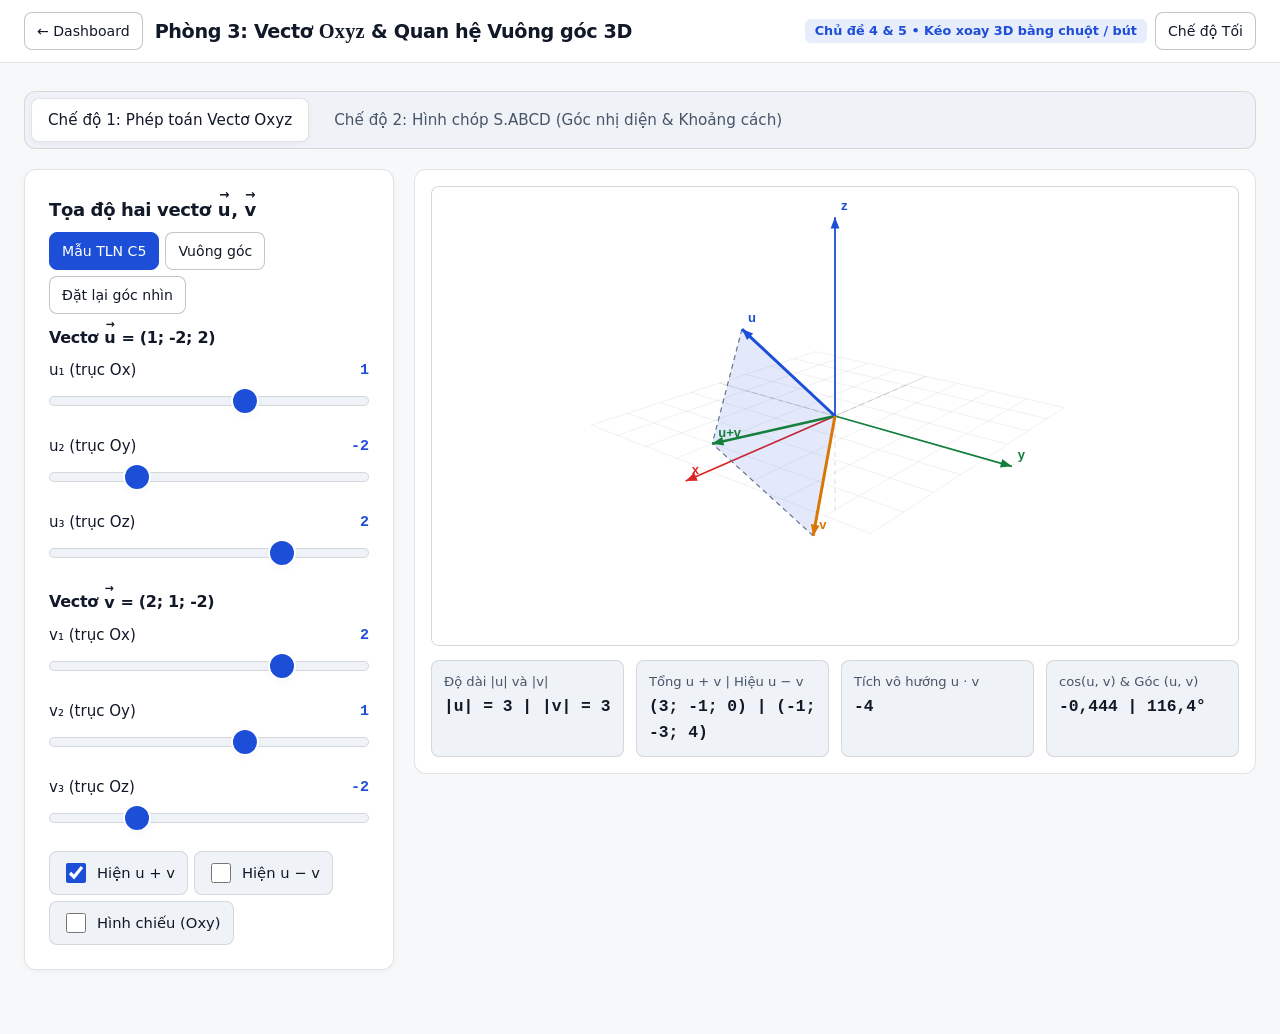
<file: truc_quan/03_vecto_va_hinh_hoc_3d.html>
<!DOCTYPE html>
<html lang="vi">
<head>
  <meta charset="UTF-8">
  <meta name="viewport" content="width=device-width, initial-scale=1.0">
  <title>Phòng 3: Vectơ Oxyz &amp; Hình học 3D — Toán THPTQG 2026</title>
  <link rel="stylesheet" href="../assets/style.css">
</head>
<body>
  <header class="topbar">
    <div class="wrap topbar-inner">
      <div class="topbar-brand">
        <a class="btn btn-sm" href="../index.html">← Dashboard</a>
        <h1>Phòng 3: Vectơ <span class="m">Oxyz</span> &amp; Quan hệ Vuông góc 3D</h1>
      </div>
      <div class="topbar-actions">
        <span class="badge badge-accent">Chủ đề 4 &amp; 5 • Kéo xoay 3D bằng chuột / bút</span>
        <button class="btn btn-sm" type="button" data-theme-toggle>Chế độ Tối</button>
      </div>
    </div>
  </header>

  <main class="wrap">
    <div class="tab-bar" style="margin-bottom: 20px;">
      <button type="button" class="tab-btn active" data-tab="vec">Chế độ 1: Phép toán Vectơ Oxyz</button>
      <button type="button" class="tab-btn" data-tab="chop">Chế độ 2: Hình chóp S.ABCD (Góc nhị diện &amp; Khoảng cách)</button>
    </div>

    <!-- CHẾ ĐỘ 1: VECTƠ OXYZ -->
    <section id="tab-vec">
      <div class="lab-layout">
        <div class="card">
          <h3>Tọa độ hai vectơ <span class="mvec">u</span>, <span class="mvec">v</span></h3>
          <div class="tag-row" style="margin: 10px 0;">
            <button type="button" class="btn btn-sm btn-primary" id="btnVecTLN5">Mẫu TLN C5</button>
            <button type="button" class="btn btn-sm" id="btnVecOrtho">Vuông góc</button>
            <button type="button" class="btn btn-sm" id="btnVecReset">Đặt lại góc nhìn</button>
          </div>

          <h4 style="margin-top: 10px;">Vectơ <span class="mvec">u</span> = (<span id="lblU">1; −2; 2</span>)</h4>
          <div class="slider-group">
            <div class="slider-head"><label for="ux">u₁ (trục Ox)</label><span class="slider-val" id="vUx">1</span></div>
            <input type="range" id="ux" min="-4" max="4" step="0.5" value="1">
          </div>
          <div class="slider-group">
            <div class="slider-head"><label for="uy">u₂ (trục Oy)</label><span class="slider-val" id="vUy">−2</span></div>
            <input type="range" id="uy" min="-4" max="4" step="0.5" value="-2">
          </div>
          <div class="slider-group">
            <div class="slider-head"><label for="uz">u₃ (trục Oz)</label><span class="slider-val" id="vUz">2</span></div>
            <input type="range" id="uz" min="-4" max="4" step="0.5" value="2">
          </div>

          <h4 style="margin-top: 12px;">Vectơ <span class="mvec">v</span> = (<span id="lblV">2; 1; −2</span>)</h4>
          <div class="slider-group">
            <div class="slider-head"><label for="vx">v₁ (trục Ox)</label><span class="slider-val" id="vVx">2</span></div>
            <input type="range" id="vx" min="-4" max="4" step="0.5" value="2">
          </div>
          <div class="slider-group">
            <div class="slider-head"><label for="vy">v₂ (trục Oy)</label><span class="slider-val" id="vVy">1</span></div>
            <input type="range" id="vy" min="-4" max="4" step="0.5" value="1">
          </div>
          <div class="slider-group">
            <div class="slider-head"><label for="vz">v₃ (trục Oz)</label><span class="slider-val" id="vVz">−2</span></div>
            <input type="range" id="vz" min="-4" max="4" step="0.5" value="-2">
          </div>

          <div class="tag-row" style="margin-top: 10px;">
            <label class="toggle-chip"><input type="checkbox" id="chkSum" checked><span>Hiện u + v</span></label>
            <label class="toggle-chip"><input type="checkbox" id="chkDiff"><span>Hiện u − v</span></label>
            <label class="toggle-chip"><input type="checkbox" id="chkProj"><span>Hình chiếu (Oxy)</span></label>
          </div>
        </div>

        <div class="canvas-panel">
          <div class="canvas-box">
            <canvas id="vecCanvas" class="math-canvas" aria-label="Không gian tọa độ Oxyz 3D"></canvas>
          </div>
          <div class="readout-grid">
            <div class="readout-item">
              <div class="r-label">Độ dài |u| và |v|</div>
              <div class="r-val" id="outVecLen">—</div>
            </div>
            <div class="readout-item">
              <div class="r-label">Tổng u + v | Hiệu u − v</div>
              <div class="r-val" id="outVecOps">—</div>
            </div>
            <div class="readout-item">
              <div class="r-label">Tích vô hướng u · v</div>
              <div class="r-val" id="outVecDot">—</div>
            </div>
            <div class="readout-item">
              <div class="r-label">cos(u, v) &amp; Góc (u, v)</div>
              <div class="r-val" id="outVecAngle">—</div>
            </div>
          </div>
        </div>
      </div>
    </section>

    <!-- CHẾ ĐỘ 2: HÌNH CHÓP S.ABCD -->
    <section id="tab-chop" style="display: none;">
      <div class="lab-layout">
        <div class="card">
          <h3>Hình chóp <span class="m">S.ABCD</span> (<span class="m">SA ⊥ (ABCD)</span>)</h3>
          <p class="muted" style="margin-top: 6px;">Đáy chữ nhật/vuông cạnh <span class="m">AB = a, AD = b</span>, đường cao <span class="m">SA = h</span>. Chú ý chân vuông góc <span class="m">AK ⊥ BD</span>.</p>

          <div class="tag-row" style="margin: 10px 0;">
            <button type="button" class="btn btn-sm btn-primary" id="btnPyrTLN6">Mẫu TLN C6 (a=b=2, h=2√3)</button>
            <button type="button" class="btn btn-sm" id="btnPyrRect">Đáy chữ nhật (3×2×3)</button>
            <button type="button" class="btn btn-sm" id="btnPyrReset">Đặt lại góc nhìn</button>
          </div>

          <div class="slider-group">
            <div class="slider-head"><label for="pyrA">Cạnh đáy AB = a</label><span class="slider-val" id="vPyrA">2,0</span></div>
            <input type="range" id="pyrA" min="1" max="5" step="0.2" value="2">
          </div>
          <div class="slider-group">
            <div class="slider-head"><label for="pyrB">Cạnh đáy AD = b</label><span class="slider-val" id="vPyrB">2,0</span></div>
            <input type="range" id="pyrB" min="1" max="5" step="0.2" value="2">
          </div>
          <div class="slider-group">
            <div class="slider-head"><label for="pyrH">Chiều cao SA = h</label><span class="slider-val" id="vPyrH">3,46</span></div>
            <input type="range" id="pyrH" min="1" max="5" step="0.02" value="3.46">
          </div>

          <div class="tag-row" style="margin-top: 10px;">
            <label class="toggle-chip"><input type="checkbox" id="chkDihedral" checked><span>Góc nhị diện [S, BD, A]</span></label>
            <label class="toggle-chip"><input type="checkbox" id="chkDist" checked><span>Khoảng cách AH = d(A, (SBD))</span></label>
            <label class="toggle-chip"><input type="checkbox" id="chkAngSC"><span>Góc (SC, (ABCD))</span></label>
          </div>
        </div>

        <div class="canvas-panel">
          <div class="canvas-box">
            <canvas id="pyrCanvas" class="math-canvas" aria-label="Hình chóp S.ABCD 3D"></canvas>
          </div>
          <div class="readout-grid">
            <div class="readout-item">
              <div class="r-label">Chân đường cao AK ⊥ BD</div>
              <div class="r-val" id="outPyrAK">—</div>
            </div>
            <div class="readout-item">
              <div class="r-label">Góc nhị diện [S, BD, A] = ∠SKA</div>
              <div class="r-val" id="outPyrDihedral">—</div>
            </div>
            <div class="readout-item">
              <div class="r-label">Khoảng cách d(A, (SBD)) = AH</div>
              <div class="r-val" id="outPyrDist">—</div>
            </div>
            <div class="readout-item">
              <div class="r-label">Góc (SC, (ABCD)) = ∠SCA</div>
              <div class="r-val" id="outPyrAngSC">—</div>
            </div>
          </div>
        </div>
      </div>
    </section>
  </main>

  <script src="../assets/common.js"></script>
  <script>
    (function () {
      'use strict';
      var C = window.TOAN_COMMON;
      C.initTheme();

      var activeTab = 'vec';
      var tabBtns = document.querySelectorAll('.tab-btn');
      tabBtns.forEach(function (btn) {
        btn.addEventListener('click', function () {
          activeTab = btn.getAttribute('data-tab');
          tabBtns.forEach(function (b) { b.classList.toggle('active', b === btn); });
          document.getElementById('tab-vec').style.display = activeTab === 'vec' ? 'block' : 'none';
          document.getElementById('tab-chop').style.display = activeTab === 'chop' ? 'block' : 'none';
          if (activeTab === 'vec') vecEngine.render(); else pyrEngine.render();
        });
      });

      /* --- ENGINE 1: VECTƠ OXYZ --- */
      var elUx = document.getElementById('ux'), elUy = document.getElementById('uy'), elUz = document.getElementById('uz');
      var elVx = document.getElementById('vx'), elVy = document.getElementById('vy'), elVz = document.getElementById('vz');
      var chkSum = document.getElementById('chkSum'), chkDiff = document.getElementById('chkDiff'), chkProj = document.getElementById('chkProj');

      var vecCanvas = document.getElementById('vecCanvas');
      var vecEngine = C.createEngine3D(vecCanvas, { yaw: 0.68, pitch: 0.36, scale: 42, center: [0, 0, 0] }, function (api) {
        var u = [Number(elUx.value), Number(elUy.value), Number(elUz.value)];
        var v = [Number(elVx.value), Number(elVy.value), Number(elVz.value)];
        var s = [u[0] + v[0], u[1] + v[1], u[2] + v[2]];
        var d = [u[0] - v[0], u[1] - v[1], u[2] - v[2]];

        document.getElementById('vUx').textContent = C.formatNum(u[0], 1);
        document.getElementById('vUy').textContent = C.formatNum(u[1], 1);
        document.getElementById('vUz').textContent = C.formatNum(u[2], 1);
        document.getElementById('vVx').textContent = C.formatNum(v[0], 1);
        document.getElementById('vVy').textContent = C.formatNum(v[1], 1);
        document.getElementById('vVz').textContent = C.formatNum(v[2], 1);
        document.getElementById('lblU').textContent = u.map(function (n) { return C.formatNum(n, 1); }).join('; ');
        document.getElementById('lblV').textContent = v.map(function (n) { return C.formatNum(n, 1); }).join('; ');

        api.drawGridXY(4, 1);
        api.drawAxes3D(4.6);

        if (chkProj.checked) {
          api.drawSegment(u, [u[0], u[1], 0], api.pal.muted, 1.2, true);
          api.drawSegment([0, 0, 0], [u[0], u[1], 0], api.pal.muted, 1.2, true);
          api.drawSegment(v, [v[0], v[1], 0], api.pal.muted, 1.2, true);
          api.drawSegment([0, 0, 0], [v[0], v[1], 0], api.pal.muted, 1.2, true);
        }

        if (chkSum.checked) {
          api.drawPolygon([[0, 0, 0], u, s, v], api.pal.faceA, null, 0);
          api.drawSegment(u, s, api.pal.muted, 1.2, true);
          api.drawSegment(v, s, api.pal.muted, 1.2, true);
          api.drawVector([0, 0, 0], s, api.pal.ok, 2.5, 'u+v');
        }

        if (chkDiff.checked) {
          api.drawVector(v, u, api.pal.purple, 2.2, 'u−v');
        }

        api.drawVector([0, 0, 0], u, api.pal.accent, 3, 'u');
        api.drawVector([0, 0, 0], v, api.pal.secondary, 3, 'v');

        var lenU = Math.hypot(u[0], u[1], u[2]);
        var lenV = Math.hypot(v[0], v[1], v[2]);
        var dot = u[0] * v[0] + u[1] * v[1] + u[2] * v[2];
        document.getElementById('outVecLen').textContent = '|u| = ' + C.formatNum(lenU, 2) + ' | |v| = ' + C.formatNum(lenV, 2);
        document.getElementById('outVecOps').textContent =
          '(' + s.map(function (n) { return C.formatNum(n, 1); }).join('; ') + ') | (' +
          d.map(function (n) { return C.formatNum(n, 1); }).join('; ') + ')';
        document.getElementById('outVecDot').textContent = C.formatNum(dot, 2);
        if (lenU > 1e-6 && lenV > 1e-6) {
          var cosA = Math.max(-1, Math.min(1, dot / (lenU * lenV)));
          var deg = (Math.acos(cosA) * 180) / Math.PI;
          document.getElementById('outVecAngle').textContent = C.formatNum(cosA, 3) + ' | ' + C.formatNum(deg, 1) + '°';
        } else {
          document.getElementById('outVecAngle').textContent = 'Không xác định (vectơ 0)';
        }
      });

      [elUx, elUy, elUz, elVx, elVy, elVz, chkSum, chkDiff, chkProj].forEach(function (el) {
        el.addEventListener('input', vecEngine.render);
        el.addEventListener('change', vecEngine.render);
      });
      document.getElementById('btnVecTLN5').addEventListener('click', function () {
        elUx.value = '1'; elUy.value = '-2'; elUz.value = '2';
        elVx.value = '2'; elVy.value = '1'; elVz.value = '-2';
        vecEngine.render();
      });
      document.getElementById('btnVecOrtho').addEventListener('click', function () {
        elUx.value = '1'; elUy.value = '2'; elUz.value = '1';
        elVx.value = '-2'; elVy.value = '1'; elVz.value = '0';
        vecEngine.render();
      });
      document.getElementById('btnVecReset').addEventListener('click', function () {
        vecEngine.setView(0.68, 0.36, 1);
      });

      /* --- ENGINE 2: HÌNH CHÓP S.ABCD --- */
      var pyrA = document.getElementById('pyrA');
      var pyrB = document.getElementById('pyrB');
      var pyrH = document.getElementById('pyrH');
      var chkDihedral = document.getElementById('chkDihedral');
      var chkDist = document.getElementById('chkDist');
      var chkAngSC = document.getElementById('chkAngSC');
      var pyrExactH = null;

      var pyrCanvas = document.getElementById('pyrCanvas');
      var pyrEngine = C.createEngine3D(pyrCanvas, { yaw: 0.78, pitch: 0.34, scale: 62, center: [1, 1, 1.1] }, function (api) {
        var a = Number(pyrA.value);
        var b = Number(pyrB.value);
        var h = pyrExactH !== null ? pyrExactH : Number(pyrH.value);

        document.getElementById('vPyrA').textContent = C.formatNum(a, 1);
        document.getElementById('vPyrB').textContent = C.formatNum(b, 1);
        document.getElementById('vPyrH').textContent = C.formatNum(h, 2);

        api.setCenter([a / 2, b / 2, h / 2.6]);

        var A = [0, 0, 0], B = [a, 0, 0], Cpt = [a, b, 0], D = [0, b, 0], S = [0, 0, h];
        // Chân K của A trên BD: AK ⊥ BD
        var t = (a * a) / (a * a + b * b);
        var K = [a * (1 - t), b * t, 0];
        var AK = (a * b) / Math.hypot(a, b);
        // Chân H của A trên SK: AH ⊥ SK
        var ratioH = (h * h) / (h * h + AK * AK);
        var H = [S[0] + ratioH * (K[0] - S[0]), S[1] + ratioH * (K[1] - S[1]), S[2] + ratioH * (K[2] - S[2])];
        var AH = (h * AK) / Math.hypot(h, AK);

        // Mặt đáy & các mặt bên
        api.drawPolygon([A, B, Cpt, D], api.pal.faceA, api.pal.accent, 1.4);
        api.drawPolygon([S, B, D], api.pal.faceWarn, api.pal.secondary, 1.4);

        // Cạnh khuất / thấy
        api.drawSegment(A, D, api.pal.ink, 1.6, true);
        api.drawSegment(A, B, api.pal.ink, 1.8, true);
        api.drawSegment(S, A, api.pal.accent, 2.5, true);
        api.drawSegment(B, Cpt, api.pal.ink, 2);
        api.drawSegment(Cpt, D, api.pal.ink, 2);
        api.drawSegment(B, D, api.pal.secondary, 2, true);
        api.drawSegment(S, B, api.pal.ink, 2.2);
        api.drawSegment(S, Cpt, api.pal.ink, 2.2);
        api.drawSegment(S, D, api.pal.ink, 2.2);

        if (chkDihedral.checked) {
          api.drawPolygon([S, A, K], api.pal.faceB, null, 0);
          api.drawSegment(A, K, api.pal.ok, 2.4, true);
          api.drawSegment(S, K, api.pal.ok, 2.4);
          api.drawPoint(K, api.pal.ok, 'K', 4.5);
        }

        if (chkDist.checked) {
          api.drawSegment(A, H, api.pal.err, 3);
          api.drawPoint(H, api.pal.err, 'H', 5);
        }

        if (chkAngSC.checked) {
          api.drawSegment(A, Cpt, api.pal.purple, 2, true);
          api.drawSegment(S, Cpt, api.pal.purple, 2.4);
        }

        api.drawPoint(A, api.pal.ink, 'A', 4);
        api.drawPoint(B, api.pal.ink, 'B', 4);
        api.drawPoint(Cpt, api.pal.ink, 'C', 4);
        api.drawPoint(D, api.pal.ink, 'D', 4);
        api.drawPoint(S, api.pal.accent, 'S', 5);

        var dihedralDeg = (Math.atan2(h, AK) * 180) / Math.PI;
        var angSCDeg = (Math.atan2(h, Math.hypot(a, b)) * 180) / Math.PI;
        document.getElementById('outPyrAK').textContent = C.formatNum(AK, 3);
        document.getElementById('outPyrDihedral').textContent = C.formatNum(dihedralDeg, 2) + '°';
        document.getElementById('outPyrDist').textContent = C.formatNum(AH, 4) + ' (tô TLN: ' + C.formatNum(AH, 2) + ')';
        document.getElementById('outPyrAngSC').textContent = C.formatNum(angSCDeg, 2) + '°';
      });

      [pyrA, pyrB].forEach(function (el) {
        el.addEventListener('input', function () { pyrExactH = null; pyrEngine.render(); });
      });
      pyrH.addEventListener('input', function () { pyrExactH = null; pyrEngine.render(); });
      [chkDihedral, chkDist, chkAngSC].forEach(function (el) {
        el.addEventListener('change', pyrEngine.render);
      });

      document.getElementById('btnPyrTLN6').addEventListener('click', function () {
        pyrA.value = '2'; pyrB.value = '2';
        pyrExactH = 2 * Math.sqrt(3);
        pyrH.value = pyrExactH.toFixed(2);
        pyrEngine.render();
      });
      document.getElementById('btnPyrRect').addEventListener('click', function () {
        pyrA.value = '3'; pyrB.value = '2'; pyrExactH = 3; pyrH.value = '3';
        pyrEngine.render();
      });
      document.getElementById('btnPyrReset').addEventListener('click', function () {
        pyrEngine.setView(0.78, 0.34, 1);
      });

      vecEngine.render();
    })();
  </script>
</body>
</html>
</file>
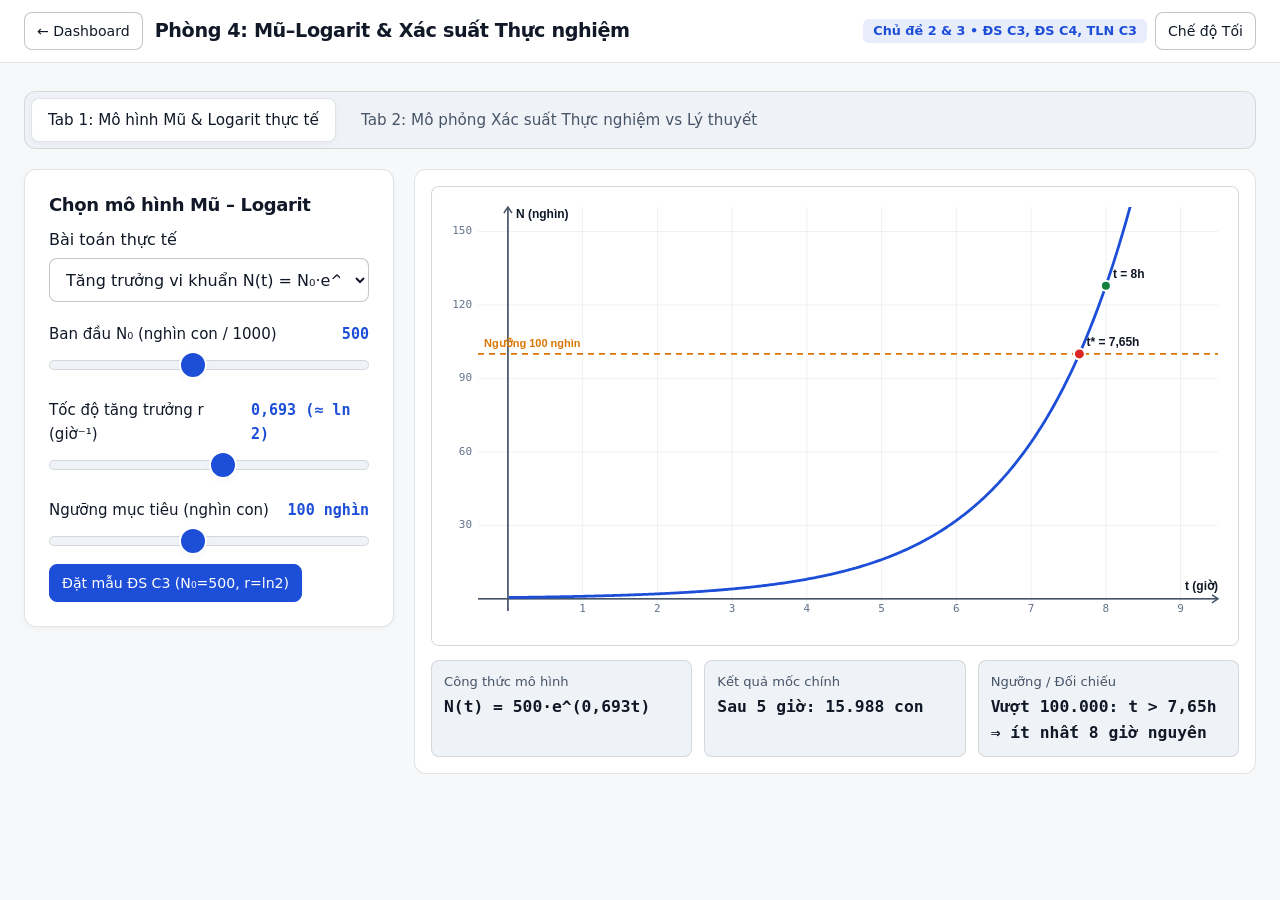
<file: truc_quan/04_mu_log_va_xac_suat_mhh.html>
<!DOCTYPE html>
<html lang="vi">
<head>
  <meta charset="UTF-8">
  <meta name="viewport" content="width=device-width, initial-scale=1.0">
  <title>Phòng 4: Mũ–Logarit &amp; Xác suất Mô hình hóa — Toán THPTQG 2026</title>
  <link rel="stylesheet" href="../assets/style.css">
</head>
<body>
  <header class="topbar">
    <div class="wrap topbar-inner">
      <div class="topbar-brand">
        <a class="btn btn-sm" href="../index.html">← Dashboard</a>
        <h1>Phòng 4: Mũ–Logarit &amp; Xác suất Thực nghiệm</h1>
      </div>
      <div class="topbar-actions">
        <span class="badge badge-accent">Chủ đề 2 &amp; 3 • ĐS C3, ĐS C4, TLN C3</span>
        <button class="btn btn-sm" type="button" data-theme-toggle>Chế độ Tối</button>
      </div>
    </div>
  </header>

  <main class="wrap">
    <div class="tab-bar" style="margin-bottom: 20px;">
      <button type="button" class="tab-btn active" data-tab="mulog">Tab 1: Mô hình Mũ &amp; Logarit thực tế</button>
      <button type="button" class="tab-btn" data-tab="xacsuat">Tab 2: Mô phỏng Xác suất Thực nghiệm vs Lý thuyết</button>
    </div>

    <!-- TAB 1: MŨ LOG -->
    <section id="tab-mulog">
      <div class="lab-layout">
        <div class="card">
          <h3>Chọn mô hình Mũ – Logarit</h3>
          <div class="slider-group">
            <label for="mlModel">Bài toán thực tế</label>
            <select id="mlModel">
              <option value="bacteria">Tăng trưởng vi khuẩn N(t) = N₀·e^(rt) (Mẫu ĐS C3)</option>
              <option value="interest">Lãi kép A(t) = P(1 + r/k)^(kt) so với Lãi đơn</option>
              <option value="ph">Độ pH dung dịch pH = −log₁₀[H⁺]</option>
            </select>
          </div>

          <div id="ctrl-bacteria">
            <div class="slider-group">
              <div class="slider-head"><label for="bacN0">Ban đầu N₀ (nghìn con / 1000)</label><span class="slider-val" id="vBacN0">500</span></div>
              <input type="range" id="bacN0" min="100" max="1000" step="50" value="500">
            </div>
            <div class="slider-group">
              <div class="slider-head"><label for="bacR">Tốc độ tăng trưởng r (giờ⁻¹)</label><span class="slider-val" id="vBacR">0,693 (ln 2)</span></div>
              <input type="range" id="bacR" min="0.2" max="1.1" step="0.001" value="0.693">
            </div>
            <div class="slider-group">
              <div class="slider-head"><label for="bacTarget">Ngưỡng mục tiêu (nghìn con)</label><span class="slider-val" id="vBacTarget">100</span></div>
              <input type="range" id="bacTarget" min="20" max="200" step="10" value="100">
            </div>
            <button type="button" class="btn btn-sm btn-primary" id="btnBacDSC3">Đặt mẫu ĐS C3 (N₀=500, r=ln2)</button>
          </div>

          <div id="ctrl-interest" style="display: none;">
            <div class="slider-group">
              <div class="slider-head"><label for="intP">Vốn gốc P (triệu đồng)</label><span class="slider-val" id="vIntP">100</span></div>
              <input type="range" id="intP" min="20" max="500" step="10" value="100">
            </div>
            <div class="slider-group">
              <div class="slider-head"><label for="intR">Lãi suất năm r (%)</label><span class="slider-val" id="vIntR">8%</span></div>
              <input type="range" id="intR" min="3" max="15" step="0.5" value="8">
            </div>
            <div class="slider-group">
              <label for="intK">Kỳ ghép lãi mỗi năm</label>
              <select id="intK">
                <option value="1">1 lần / năm (k = 1)</option>
                <option value="4" selected>Theo quý (k = 4)</option>
                <option value="12">Theo tháng (k = 12)</option>
              </select>
            </div>
          </div>

          <div id="ctrl-ph" style="display: none;">
            <div class="slider-group">
              <div class="slider-head"><label for="phVal">Giá trị pH hiện tại</label><span class="slider-val" id="vPhVal">4,5</span></div>
              <input type="range" id="phVal" min="0" max="14" step="0.1" value="4.5">
            </div>
          </div>
        </div>

        <div class="canvas-panel">
          <div class="canvas-box">
            <canvas id="mlCanvas" class="math-canvas" aria-label="Đồ thị Mũ và Logarit"></canvas>
          </div>
          <div class="readout-grid">
            <div class="readout-item">
              <div class="r-label">Công thức mô hình</div>
              <div class="r-val" id="outMlFormula">—</div>
            </div>
            <div class="readout-item">
              <div class="r-label">Kết quả mốc chính</div>
              <div class="r-val" id="outMlMain">—</div>
            </div>
            <div class="readout-item">
              <div class="r-label">Ngưỡng / Đối chiếu</div>
              <div class="r-val" id="outMlThresh">—</div>
            </div>
          </div>
        </div>
      </div>
    </section>

    <!-- TAB 2: XÁC SUẤT -->
    <section id="tab-xacsuat" style="display: none;">
      <div class="lab-layout">
        <div class="card">
          <h3>Mô phỏng Xác suất Thực nghiệm vs Lý thuyết</h3>
          <div class="slider-group">
            <label for="probModel">Chọn bài toán xác suất</label>
            <select id="probModel">
              <option value="bayes">Xưởng 2 dây chuyền &amp; Công thức Bayes (Mẫu TLN C3)</option>
              <option value="cards">Rút 2 thẻ từ 1..10 &amp; Luật số lớn (Mẫu ĐS C4)</option>
            </select>
          </div>

          <div id="ctrl-bayes">
            <div class="slider-group">
              <div class="slider-head"><label for="bP1">Tỉ lệ dây chuyền I: P(A₁)</label><span class="slider-val" id="vBP1">70%</span></div>
              <input type="range" id="bP1" min="20" max="90" step="5" value="70">
            </div>
            <div class="slider-group">
              <div class="slider-head"><label for="bE1">Tỉ lệ phế phẩm I: P(B|A₁)</label><span class="slider-val" id="vBE1">2%</span></div>
              <input type="range" id="bE1" min="1" max="10" step="0.5" value="2">
            </div>
            <div class="slider-group">
              <div class="slider-head"><label for="bE2">Tỉ lệ phế phẩm II: P(B|A₂)</label><span class="slider-val" id="vBE2">4%</span></div>
              <input type="range" id="bE2" min="1" max="15" step="0.5" value="4">
            </div>
          </div>

          <div class="tag-row" style="margin-top: 12px;">
            <button type="button" class="btn btn-sm btn-primary" id="btnSim100">Chạy +100 phép thử</button>
            <button type="button" class="btn btn-sm btn-primary" id="btnSim1000">Chạy +1.000 phép thử</button>
            <button type="button" class="btn btn-sm btn-primary" id="btnSim10000">Chạy +10.000 phép thử</button>
            <button type="button" class="btn btn-sm" id="btnSimReset">Đặt lại (0)</button>
          </div>

          <div class="notice" style="margin-top: 14px;" id="probTheorySummary">—</div>
        </div>

        <div class="canvas-panel">
          <div class="dual-canvas">
            <div class="canvas-box canvas-box-sm">
              <canvas id="probTreeCanvas" class="math-canvas" aria-label="Sơ đồ cây xác suất"></canvas>
            </div>
            <div class="canvas-box canvas-box-sm">
              <canvas id="probChartCanvas" class="math-canvas" aria-label="So sánh thực nghiệm và lý thuyết"></canvas>
            </div>
          </div>
          <div class="readout-grid">
            <div class="readout-item">
              <div class="r-label">Tổng số phép thử N</div>
              <div class="r-val" id="outProbN">0</div>
            </div>
            <div class="readout-item">
              <div class="r-label">Lý thuyết</div>
              <div class="r-val" id="outProbTheory">—</div>
            </div>
            <div class="readout-item">
              <div class="r-label">Thực nghiệm (tần suất)</div>
              <div class="r-val" id="outProbEmp">—</div>
            </div>
          </div>
        </div>
      </div>
    </section>
  </main>

  <script src="../assets/common.js"></script>
  <script>
    (function () {
      'use strict';
      var C = window.TOAN_COMMON;
      C.initTheme();

      var activeTab = 'mulog';
      var tabBtns = document.querySelectorAll('.tab-btn');
      tabBtns.forEach(function (btn) {
        btn.addEventListener('click', function () {
          activeTab = btn.getAttribute('data-tab');
          tabBtns.forEach(function (b) { b.classList.toggle('active', b === btn); });
          document.getElementById('tab-mulog').style.display = activeTab === 'mulog' ? 'block' : 'none';
          document.getElementById('tab-xacsuat').style.display = activeTab === 'xacsuat' ? 'block' : 'none';
          renderActive();
        });
      });

      /* --- TAB 1: MŨ LOG --- */
      var mlModel = document.getElementById('mlModel');
      var bacN0 = document.getElementById('bacN0'), bacR = document.getElementById('bacR'), bacTarget = document.getElementById('bacTarget');
      var intP = document.getElementById('intP'), intR = document.getElementById('intR'), intK = document.getElementById('intK');
      var phVal = document.getElementById('phVal');
      var mlCanvas = document.getElementById('mlCanvas');
      var mlPlot = C.createPlot2D(mlCanvas, { xMin: 0, xMax: 10, yMin: 0, yMax: 150, xStep: 1, yStep: 30 });

      function renderMuLog() {
        var mode = mlModel.value;
        document.getElementById('ctrl-bacteria').style.display = mode === 'bacteria' ? 'block' : 'none';
        document.getElementById('ctrl-interest').style.display = mode === 'interest' ? 'block' : 'none';
        document.getElementById('ctrl-ph').style.display = mode === 'ph' ? 'block' : 'none';

        if (mode === 'bacteria') {
          var N0 = Number(bacN0.value);
          var r = Number(bacR.value);
          var targetK = Number(bacTarget.value); // nghìn con
          document.getElementById('vBacN0').textContent = String(N0);
          document.getElementById('vBacR').textContent = C.formatNum(r, 3) + (Math.abs(r - Math.LN2) < 0.002 ? ' (≈ ln 2)' : '');
          document.getElementById('vBacTarget').textContent = String(targetK) + ' nghìn';

          var tExact = Math.log((targetK * 1000) / N0) / r;
          var tInt = Math.max(0, Math.ceil(tExact));
          var n5 = N0 * Math.exp(r * 5);
          var yMaxPlot = Math.max(targetK * 1.45, (N0 * Math.exp(r * 8)) / 1000 * 1.1);
          yMaxPlot = Math.min(300, Math.max(80, Math.ceil(yMaxPlot / 20) * 20));

          var g = mlPlot.begin({ xMin: -0.4, xMax: 9.5, yMin: -5, yMax: yMaxPlot, xStep: 1, yStep: Math.max(20, Math.round(yMaxPlot / 5 / 10) * 10), xLabel: 't (giờ)', yLabel: 'N (nghìn)' });
          g.plotFunction(function (t) { return t < 0 ? null : (N0 * Math.exp(r * t)) / 1000; }, { color: g.pal.accent, width: 2.8 });
          g.drawHorizontalLine(targetK, g.pal.secondary, 'Ngưỡng ' + targetK + ' nghìn', false);
          if (tExact >= 0 && tExact <= 9.5) {
            g.drawPoint(tExact, targetK, g.pal.err, 't* = ' + C.formatNum(tExact, 2) + 'h', 5.5);
          }
          if (tInt <= 9.5) {
            g.drawPoint(tInt, (N0 * Math.exp(r * tInt)) / 1000, g.pal.ok, 't = ' + tInt + 'h', 5);
          }
          g.end();

          document.getElementById('outMlFormula').textContent = 'N(t) = ' + N0 + '·e^(' + C.formatNum(r, 3) + 't)';
          document.getElementById('outMlMain').textContent = 'Sau 5 giờ: ' + Math.round(n5).toLocaleString('vi-VN') + ' con';
          document.getElementById('outMlThresh').textContent = 'Vượt ' + (targetK * 1000).toLocaleString('vi-VN') + ': t > ' + C.formatNum(tExact, 2) + 'h ⇒ ít nhất ' + tInt + ' giờ nguyên';
        } else if (mode === 'interest') {
          var P = Number(intP.value);
          var rPct = Number(intR.value) / 100;
          var k = Number(intK.value);
          document.getElementById('vIntP').textContent = String(P) + ' tr';
          document.getElementById('vIntR').textContent = C.formatNum(Number(intR.value), 1) + '%';

          var maxA = P * Math.pow(1 + rPct / k, k * 20);
          var yTop = Math.ceil((maxA * 1.15) / 50) * 50;
          var g2 = mlPlot.begin({ xMin: -0.5, xMax: 20, yMin: 0, yMax: yTop, xStep: 2, yStep: Math.max(50, Math.round(yTop / 5 / 50) * 50), xLabel: 'năm', yLabel: 'triệu đ' });
          g2.plotFunction(function (t) { return t < 0 ? null : P * Math.pow(1 + rPct / k, k * t); }, { color: g2.pal.accent, width: 2.8 });
          g2.plotFunction(function (t) { return t < 0 ? null : P * (1 + rPct * t); }, { color: g2.pal.secondary, width: 2.2, dashed: true });
          g2.drawPoint(10, P * Math.pow(1 + rPct / k, k * 10), g2.pal.ok, '10 năm', 5);
          g2.end();

          var a10 = P * Math.pow(1 + rPct / k, k * 10);
          var s10 = P * (1 + rPct * 10);
          document.getElementById('outMlFormula').textContent = 'A(t) = ' + P + '·(1 + ' + C.formatNum(rPct, 3) + '/' + k + ')^(' + k + 't)';
          document.getElementById('outMlMain').textContent = 'Sau 10 năm: Kép = ' + C.formatNum(a10, 2) + ' tr | Đơn = ' + C.formatNum(s10, 2) + ' tr';
          document.getElementById('outMlThresh').textContent = 'Chênh lệch lãi kép: +' + C.formatNum(a10 - s10, 2) + ' triệu đ';
        } else {
          var ph = Number(phVal.value);
          document.getElementById('vPhVal').textContent = C.formatNum(ph, 1);
          var g3 = mlPlot.begin({ xMin: -1, xMax: 15, yMin: -1, yMax: 15, xStep: 2, yStep: 2, xLabel: 'p = -log10[H+]', yLabel: 'pH' });
          g3.plotFunction(function (p) { return p < 0 || p > 14 ? null : p; }, { color: g3.pal.accent, width: 2.8 });
          g3.drawVerticalLine(7, g3.pal.ok, 'Trung tính pH = 7');
          g3.drawPoint(ph, ph, g3.pal.err, 'pH = ' + C.formatNum(ph, 1), 6);
          g3.end();

          var env = ph < 6.95 ? 'Môi trường Axit' : (ph > 7.05 ? 'Môi trường Bazơ (Kiềm)' : 'Trung tính');
          document.getElementById('outMlFormula').textContent = 'pH = −log₁₀[H⁺] ⇔ [H⁺] = 10^(−pH)';
          document.getElementById('outMlMain').textContent = '[H⁺] = 10^(−' + C.formatNum(ph, 1) + ') mol/L';
          document.getElementById('outMlThresh').textContent = env;
        }
      }

      /* --- TAB 2: XÁC SUẤT --- */
      var probModel = document.getElementById('probModel');
      var bP1 = document.getElementById('bP1'), bE1 = document.getElementById('bE1'), bE2 = document.getElementById('bE2');
      var probTreeCanvas = document.getElementById('probTreeCanvas');
      var probChartCanvas = document.getElementById('probChartCanvas');

      var sim = { n: 0, bCount: 0, a2bCount: 0, cardsB: 0, cardsC: 0, cardsBC: 0, history: [] };

      function resetSim() {
        sim = { n: 0, bCount: 0, a2bCount: 0, cardsB: 0, cardsC: 0, cardsBC: 0, history: [] };
        renderProb();
      }

      function runSim(count) {
        var mode = probModel.value;
        var p1 = Number(bP1.value) / 100;
        var e1 = Number(bE1.value) / 100;
        var e2 = Number(bE2.value) / 100;
        for (var i = 0; i < count; i++) {
          sim.n += 1;
          if (mode === 'bayes') {
            var isA1 = Math.random() < p1;
            var isB = Math.random() < (isA1 ? e1 : e2);
            if (isB) {
              sim.bCount += 1;
              if (!isA1) sim.a2bCount += 1;
            }
          } else {
            var x = 1 + Math.floor(Math.random() * 10);
            var y = 1 + Math.floor(Math.random() * 9);
            if (y >= x) y += 1;
            var sumEven = ((x + y) % 2) === 0;
            var prodEven = ((x * y) % 2) === 0;
            if (sumEven) sim.cardsB += 1;
            if (prodEven) {
              sim.cardsC += 1;
              if (sumEven) sim.cardsBC += 1;
            }
            if (sim.n <= 200 || sim.n % Math.max(1, Math.floor(sim.n / 80)) === 0) {
              sim.history.push({ n: sim.n, fB: sim.cardsB / sim.n });
            }
          }
        }
        renderProb();
      }

      function renderProb() {
        var mode = probModel.value;
        document.getElementById('ctrl-bayes').style.display = mode === 'bayes' ? 'block' : 'none';
        var p1 = Number(bP1.value) / 100;
        var p2 = 1 - p1;
        var e1 = Number(bE1.value) / 100;
        var e2 = Number(bE2.value) / 100;

        document.getElementById('vBP1').textContent = bP1.value + '%';
        document.getElementById('vBE1').textContent = C.formatNum(Number(bE1.value), 1) + '%';
        document.getElementById('vBE2').textContent = C.formatNum(Number(bE2.value), 1) + '%';
        document.getElementById('outProbN').textContent = sim.n.toLocaleString('vi-VN');

        var tInfo = C.setupCanvas(probTreeCanvas);
        var tCtx = tInfo.ctx, tw = tInfo.width, th = tInfo.height;
        var pal = C.getCanvasPalette();
        tCtx.fillStyle = pal.bg;
        tCtx.fillRect(0, 0, tw, th);

        var cInfo = C.setupCanvas(probChartCanvas);
        var cCtx = cInfo.ctx, cw = cInfo.width, ch = cInfo.height;
        cCtx.fillStyle = pal.bg;
        cCtx.fillRect(0, 0, cw, ch);

        if (mode === 'bayes') {
          var pB = p1 * e1 + p2 * e2;
          var pA2B = (p2 * e2) / pB;

          document.getElementById('probTheorySummary').innerHTML =
            '<strong>Công thức Bayes:</strong> P(B) = ' + C.formatNum(pB, 4) + ' | P(A₂|B) = ' + C.formatNum(pA2B, 4) +
            ' (mẫu mặc định 70% / 2% / 4% cho P(A₂|B) = 6/13 ≈ <strong>0,46</strong>).';
          document.getElementById('outProbTheory').textContent = 'P(B)=' + C.formatNum(pB * 100, 2) + '% | P(A₂|B)=' + C.formatNum(pA2B, 4);

          if (sim.n > 0) {
            var empB = sim.bCount / sim.n;
            var empA2B = sim.bCount > 0 ? sim.a2bCount / sim.bCount : 0;
            document.getElementById('outProbEmp').textContent = 'f(B)=' + C.formatNum(empB * 100, 2) + '% | f(A₂|B)=' + (sim.bCount > 0 ? C.formatNum(empA2B, 4) : 'chưa có phế phẩm');
          } else {
            document.getElementById('outProbEmp').textContent = 'Bấm chạy mô phỏng để đối chiếu';
          }

          // Vẽ sơ đồ cây
          var rx = 44, ry = th / 2;
          var mx = tw * 0.42, y1 = th * 0.28, y2 = th * 0.72;
          var ex = tw * 0.82;
          var ys = [th * 0.14, th * 0.38, th * 0.62, th * 0.86];

          function branch(x1, yA, x2, yB, col, lbl) {
            tCtx.strokeStyle = col;
            tCtx.lineWidth = 2;
            tCtx.beginPath();
            tCtx.moveTo(x1, yA);
            tCtx.lineTo(x2, yB);
            tCtx.stroke();
            tCtx.fillStyle = pal.ink;
            tCtx.font = '600 11px "Segoe UI", sans-serif';
            tCtx.textAlign = 'center';
            tCtx.fillText(lbl, (x1 + x2) / 2, (yA + yB) / 2 - 6);
          }

          branch(rx, ry, mx, y1, pal.accent, 'A₁: ' + C.formatNum(p1, 2));
          branch(rx, ry, mx, y2, pal.secondary, 'A₂: ' + C.formatNum(p2, 2));
          branch(mx, y1, ex, ys[0], pal.err, 'B: ' + C.formatNum(e1, 3));
          branch(mx, y1, ex, ys[1], pal.muted, 'B̄: ' + C.formatNum(1 - e1, 3));
          branch(mx, y2, ex, ys[2], pal.err, 'B: ' + C.formatNum(e2, 3));
          branch(mx, y2, ex, ys[3], pal.muted, 'B̄: ' + C.formatNum(1 - e2, 3));

          tCtx.fillStyle = pal.ink;
          tCtx.font = '600 11px "Cascadia Mono", monospace';
          tCtx.textAlign = 'left';
          tCtx.fillText(C.formatNum(p1 * e1, 4), ex + 6, ys[0] + 4);
          tCtx.fillText(C.formatNum(p2 * e2, 4), ex + 6, ys[2] + 4);

          // Biểu đồ cột so sánh
          var empBVal = sim.n > 0 ? sim.bCount / sim.n : 0;
          var empA2Val = sim.bCount > 0 ? sim.a2bCount / sim.bCount : 0;
          var groups = [
            { label: 'P(B) Toàn phần', th: pB, em: empBVal },
            { label: 'P(A₂|B) Bayes', th: pA2B, em: empA2Val }
          ];
          var pad = 42, plotW = cw - pad * 2, plotH = ch - 72;
          cCtx.strokeStyle = pal.axis;
          cCtx.beginPath();
          cCtx.moveTo(pad, 24);
          cCtx.lineTo(pad, 24 + plotH);
          cCtx.lineTo(pad + plotW, 24 + plotH);
          cCtx.stroke();

          groups.forEach(function (gr, idx) {
            var gx = pad + (idx + 0.5) * (plotW / 2);
            var bw = 36;
            var hTh = gr.th * plotH;
            var hEm = gr.em * plotH;
            cCtx.fillStyle = pal.accent;
            cCtx.fillRect(gx - bw - 4, 24 + plotH - hTh, bw, hTh);
            cCtx.fillStyle = pal.secondary;
            cCtx.fillRect(gx + 4, 24 + plotH - hEm, bw, hEm);

            cCtx.fillStyle = pal.ink;
            cCtx.font = '600 11px "Segoe UI", sans-serif';
            cCtx.textAlign = 'center';
            cCtx.fillText(gr.label, gx, 24 + plotH + 18);
            cCtx.fillText(C.formatNum(gr.th, 3), gx - bw / 2 - 4, 24 + plotH - hTh - 6);
            cCtx.fillText(sim.n > 0 ? C.formatNum(gr.em, 3) : '—', gx + bw / 2 + 4, 24 + plotH - hEm - 6);
          });
          cCtx.fillStyle = pal.accent; cCtx.fillRect(pad + 10, 8, 12, 12);
          cCtx.fillStyle = pal.ink; cCtx.textAlign = 'left'; cCtx.fillText('Lý thuyết', pad + 26, 18);
          cCtx.fillStyle = pal.secondary; cCtx.fillRect(pad + 110, 8, 12, 12);
          cCtx.fillStyle = pal.ink; cCtx.fillText('Thực nghiệm', pad + 126, 18);
        } else {
          var thPB = 4 / 9;
          var thPBC = 2 / 7;
          document.getElementById('probTheorySummary').innerHTML =
            '<strong>Hộp 10 thẻ (1..10), rút 2 thẻ:</strong> n(Ω)=45. P(B="tổng chẵn") = 4/9 ≈ 0,4444 | P(B|C) = 2/7 ≈ 0,2857.';
          document.getElementById('outProbTheory').textContent = 'P(B)=0,4444 | P(B|C)=0,2857';
          document.getElementById('outProbEmp').textContent = sim.n > 0
            ? 'f(B)=' + C.formatNum(sim.cardsB / sim.n, 4) + ' | f(B|C)=' + (sim.cardsC > 0 ? C.formatNum(sim.cardsBC / sim.cardsC, 4) : '—')
            : 'Bấm chạy mô phỏng';

          tCtx.fillStyle = pal.ink;
          tCtx.font = '600 13px "Segoe UI", sans-serif';
          tCtx.fillText('Không gian mẫu & Biến cố (10 thẻ 1..10)', 16, 28);
          tCtx.font = '13px "Segoe UI", sans-serif';
          tCtx.fillText('• n(Ω) = C(10, 2) = 45 cặp thẻ', 16, 62);
          tCtx.fillText('• Tổng chẵn B: 2 chẵn (C(5,2)=10) hoặc 2 lẻ (C(5,2)=10) → n(B) = 20', 16, 92);
          tCtx.fillText('• Tích chẵn C: đối của 2 lẻ → n(C) = 45 − 10 = 35', 16, 122);
          tCtx.fillText('• B ∩ C: cả 2 thẻ đều chẵn → n(B ∩ C) = 10 ⇒ P(B|C) = 10/35 = 2/7', 16, 152);

          // Đồ thị hội tụ f_n(B) về 4/9
          var pad2 = 42, pw = cw - pad2 * 2, ph2 = ch - 56;
          cCtx.strokeStyle = pal.axis;
          cCtx.beginPath();
          cCtx.moveTo(pad2, 20);
          cCtx.lineTo(pad2, 20 + ph2);
          cCtx.lineTo(pad2 + pw, 20 + ph2);
          cCtx.stroke();

          var y49 = 20 + (1 - thPB) * ph2;
          cCtx.save();
          cCtx.setLineDash([6, 4]);
          cCtx.strokeStyle = pal.ok;
          cCtx.beginPath();
          cCtx.moveTo(pad2, y49);
          cCtx.lineTo(pad2 + pw, y49);
          cCtx.stroke();
          cCtx.restore();
          cCtx.fillStyle = pal.ok;
          cCtx.font = '600 11px "Segoe UI", sans-serif';
          cCtx.fillText('Lý thuyết 4/9 ≈ 0,444', pad2 + 8, y49 - 6);

          if (sim.history.length > 1) {
            cCtx.strokeStyle = pal.accent;
            cCtx.lineWidth = 2;
            cCtx.beginPath();
            var maxN = sim.history[sim.history.length - 1].n;
            sim.history.forEach(function (pt, idx) {
              var px = pad2 + (pt.n / maxN) * pw;
              var py = 20 + (1 - pt.fB) * ph2;
              if (idx === 0) cCtx.moveTo(px, py); else cCtx.lineTo(px, py);
            });
            cCtx.stroke();
          }
        }
      }

      function renderActive() {
        if (activeTab === 'mulog') renderMuLog(); else renderProb();
      }

      [mlModel, bacN0, bacR, bacTarget, intP, intR, intK, phVal].forEach(function (el) {
        el.addEventListener('input', renderMuLog);
        el.addEventListener('change', renderMuLog);
      });
      document.getElementById('btnBacDSC3').addEventListener('click', function () {
        bacN0.value = '500'; bacR.value = '0.693'; bacTarget.value = '100';
        renderMuLog();
      });

      probModel.addEventListener('change', resetSim);
      [bP1, bE1, bE2].forEach(function (el) { el.addEventListener('input', resetSim); });
      document.getElementById('btnSim100').addEventListener('click', function () { runSim(100); });
      document.getElementById('btnSim1000').addEventListener('click', function () { runSim(1000); });
      document.getElementById('btnSim10000').addEventListener('click', function () { runSim(10000); });
      document.getElementById('btnSimReset').addEventListener('click', resetSim);

      window.addEventListener('toan:themechange', renderActive);
      if (typeof ResizeObserver !== 'undefined') {
        [mlCanvas, probTreeCanvas, probChartCanvas].forEach(function (cv) {
          new ResizeObserver(renderActive).observe(cv);
        });
      } else {
        window.addEventListener('resize', renderActive);
      }
      renderActive();
    })();
  </script>
</body>
</html>
</file>
<file: assets/style.css>
/* Không gian Ôn thi Toán THPTQG 2026 — CSS dùng chung 100% Offline & Tablet/Stylus Friendly */

:root {
  --bg: #F7F8FA;
  --surface: #FFFFFF;
  --surface-alt: #EFF2F6;
  --surface-elevated: #FFFFFF;
  --ink: #111827;
  --ink-muted: #475569;
  --border: rgba(17, 24, 39, 0.12);
  --border-strong: rgba(17, 24, 39, 0.25);

  --accent: #1D4ED8;
  --accent-hover: #1E40AF;
  --accent-subtle: rgba(29, 78, 216, 0.10);
  --accent-ink: #FFFFFF;

  --ok: #15803D;
  --ok-bg: rgba(21, 128, 61, 0.10);
  --warn: #B45309;
  --warn-bg: rgba(180, 83, 9, 0.10);
  --err: #B91C1C;
  --err-bg: rgba(185, 28, 28, 0.10);
  --info: #0369A1;
  --info-bg: rgba(3, 105, 161, 0.10);

  --shadow-sm: 0 2px 8px -2px rgba(17, 24, 39, 0.06);
  --shadow-md: 0 6px 20px -4px rgba(17, 24, 39, 0.08);

  --radius-sm: 8px;
  --radius-md: 12px;
  --radius-lg: 16px;

  --font-sans: "Segoe UI", system-ui, -apple-system, BlinkMacSystemFont, "Noto Sans", Arial, sans-serif;
  --font-math: "Cambria Math", "STIX Two Math", "Times New Roman", Georgia, serif;
  --font-mono: "Cascadia Mono", Consolas, ui-monospace, monospace;

  --ease-out: cubic-bezier(0.16, 1, 0.3, 1);
}

[data-theme="dark"] {
  --bg: #0C0E13;
  --surface: #151821;
  --surface-alt: #1D222E;
  --surface-elevated: #232938;
  --ink: #F1F5F9;
  --ink-muted: #94A3B8;
  --border: rgba(241, 245, 249, 0.12);
  --border-strong: rgba(241, 245, 249, 0.28);

  --accent: #60A5FA;
  --accent-hover: #93C5FD;
  --accent-subtle: rgba(96, 165, 250, 0.16);
  --accent-ink: #0B1220;

  --ok: #4ADE80;
  --ok-bg: rgba(74, 222, 128, 0.14);
  --warn: #FBBF24;
  --warn-bg: rgba(251, 191, 36, 0.14);
  --err: #F87171;
  --err-bg: rgba(248, 113, 113, 0.14);
  --info: #38BDF8;
  --info-bg: rgba(56, 189, 248, 0.14);

  --shadow-sm: none;
  --shadow-md: none;
}

*, *::before, *::after {
  box-sizing: border-box;
}

html {
  font-size: 16px;
  -webkit-text-size-adjust: 100%;
  scroll-behavior: smooth;
}

body {
  margin: 0;
  padding: 0;
  background-color: var(--bg);
  color: var(--ink);
  font-family: var(--font-sans);
  font-size: 1rem;
  line-height: 1.6;
  min-height: 100vh;
  caret-color: var(--accent);
}

[data-theme="dark"] body {
  line-height: 1.66;
  letter-spacing: 0.01em;
}

::selection {
  background-color: var(--accent-subtle);
  color: var(--ink);
}

:focus-visible {
  outline: 2px solid var(--accent);
  outline-offset: 2px;
}

::-webkit-scrollbar {
  width: 10px;
  height: 10px;
}
::-webkit-scrollbar-track {
  background: var(--bg);
}
::-webkit-scrollbar-thumb {
  background: var(--border-strong);
  border-radius: 999px;
  border: 2px solid var(--bg);
}

/* Kiểu chữ & nhịp điệu */
h1, h2, h3, h4 {
  margin: 0;
  color: var(--ink);
  font-weight: 600;
  line-height: 1.25;
  letter-spacing: -0.02em;
  text-wrap: balance;
}

h1 {
  font-size: clamp(1.5rem, 1.25rem + 1.1vw, 2.15rem);
}

h2 {
  font-size: clamp(1.2rem, 1.08rem + 0.5vw, 1.5rem);
}

h3 {
  font-size: 1.125rem;
  font-weight: 600;
}

p {
  margin: 0 0 12px 0;
  text-wrap: pretty;
  max-width: 72ch;
}

p:last-child {
  margin-bottom: 0;
}

a {
  color: var(--accent);
  text-decoration: none;
  transition: color 150ms var(--ease-out);
}

a:hover {
  color: var(--accent-hover);
  text-decoration: underline;
  text-underline-offset: 3px;
}

.num, .tabular, td.num, th.num {
  font-variant-numeric: tabular-nums;
}

.mono {
  font-family: var(--font-mono);
  font-size: 0.92em;
}

.muted {
  color: var(--ink-muted);
}

/* Công thức toán học CSS thuần (100% Offline, không CDN) */
.m {
  font-family: var(--font-math);
  font-size: 1.06em;
  letter-spacing: 0.01em;
  white-space: nowrap;
}

.mwrap {
  font-family: var(--font-math);
  font-size: 1.06em;
  white-space: normal;
}

.mblock {
  display: block;
  margin: 10px 0;
  padding: 10px 14px;
  background: var(--surface-alt);
  border: 1px solid var(--border);
  border-radius: var(--radius-sm);
  font-family: var(--font-math);
  font-size: 1.08em;
  overflow-x: auto;
}

.mfrac {
  display: inline-flex;
  flex-direction: column;
  align-items: center;
  vertical-align: middle;
  margin: 0 3px;
  line-height: 1.1;
  font-size: 0.92em;
}

.mfrac .mnum {
  display: block;
  padding: 0 4px 2px;
  border-bottom: 1.25px solid currentColor;
}

.mfrac .mden {
  display: block;
  padding: 2px 4px 0;
}

.mvec {
  position: relative;
  display: inline-block;
  padding-top: 0.28em;
  margin: 0 1px;
}

.mvec::before {
  content: "\2192";
  position: absolute;
  top: -0.42em;
  left: 50%;
  transform: translateX(-50%) scaleX(0.95);
  font-size: 0.72em;
  line-height: 1;
  pointer-events: none;
}

.mhat {
  position: relative;
  display: inline-block;
  padding-top: 0.22em;
  margin: 0 1px;
}

.mhat::before {
  content: "\02C6";
  position: absolute;
  top: -0.28em;
  left: 50%;
  transform: translateX(-50%) scaleX(1.3);
  font-size: 0.85em;
  line-height: 1;
  pointer-events: none;
}

.msqrt {
  display: inline-flex;
  align-items: stretch;
  vertical-align: baseline;
  margin: 0 2px;
}

.msqrt::before {
  content: "\221A";
  font-style: normal;
  line-height: 1.1;
  margin-right: 1px;
}

.msqrt > .mrad {
  border-top: 1.25px solid currentColor;
  padding: 0 3px 0 2px;
  line-height: 1.15;
}

.mfn {
  font-style: normal;
  font-family: var(--font-sans);
  font-size: 0.92em;
}

.msub, sub, sup {
  font-size: 0.74em;
  line-height: 0;
}

/* Container & Layout */
.wrap {
  width: 100%;
  max-width: 1320px;
  margin: 0 auto;
  padding: 0 24px;
}

.topbar {
  position: sticky;
  top: 0;
  z-index: 40;
  background: var(--surface);
  border-bottom: 1px solid var(--border);
  padding: 12px 0;
}

.topbar-inner {
  display: flex;
  flex-wrap: wrap;
  align-items: center;
  justify-content: space-between;
  gap: 12px 16px;
}

.topbar-brand {
  display: flex;
  align-items: center;
  gap: 12px;
  min-width: 0;
}

.topbar-brand h1 {
  font-size: 1.2rem;
  line-height: 1.3;
}

.topbar-actions {
  display: flex;
  flex-wrap: wrap;
  align-items: center;
  gap: 8px;
}

main.wrap {
  padding-top: 28px;
  padding-bottom: 64px;
}

.section {
  margin-top: 40px;
}

.section:first-child {
  margin-top: 0;
}

.section-head {
  display: flex;
  flex-wrap: wrap;
  align-items: flex-end;
  justify-content: space-between;
  gap: 12px 20px;
  margin-bottom: 16px;
}

.section-head p {
  color: var(--ink-muted);
  font-size: 0.95rem;
  margin: 4px 0 0;
}

/* Grids & Cards (Max 2 levels, no nested plain-text cards, no thick side borders) */
.grid {
  display: grid;
  gap: 20px;
}

.grid-2 {
  grid-template-columns: repeat(2, minmax(0, 1fr));
}

.grid-3 {
  grid-template-columns: repeat(3, minmax(0, 1fr));
}

.grid-4 {
  grid-template-columns: repeat(4, minmax(0, 1fr));
}

.card {
  background: var(--surface);
  border: 1px solid var(--border);
  border-radius: var(--radius-md);
  padding: 24px;
  box-shadow: var(--shadow-sm);
  min-width: 0;
}

.card-link {
  display: flex;
  flex-direction: column;
  justify-content: space-between;
  gap: 14px;
  color: inherit;
  text-decoration: none;
  transition: transform 180ms var(--ease-out), border-color 180ms var(--ease-out), box-shadow 180ms var(--ease-out);
}

.card-link:hover {
  transform: translateY(-2px);
  border-color: var(--border-strong);
  box-shadow: var(--shadow-md);
  text-decoration: none;
  color: inherit;
}

.card-title {
  font-size: 1.125rem;
  font-weight: 600;
  color: var(--ink);
  margin-bottom: 6px;
}

.stat-value {
  font-size: clamp(1.65rem, 1.35rem + 1vw, 2.25rem);
  font-weight: 700;
  line-height: 1.15;
  color: var(--ink);
  font-variant-numeric: tabular-nums;
  margin-top: 8px;
}

.stat-label {
  font-size: 0.92rem;
  color: var(--ink-muted);
  font-weight: 500;
}

.stat-sub {
  font-size: 0.88rem;
  color: var(--ink-muted);
  margin-top: 6px;
}

/* Buttons & Touch Targets (>= 44px) */
.btn {
  display: inline-flex;
  align-items: center;
  justify-content: center;
  gap: 8px;
  min-height: 44px;
  padding: 8px 16px;
  border-radius: var(--radius-sm);
  border: 1px solid var(--border-strong);
  background: var(--surface);
  color: var(--ink);
  font-family: var(--font-sans);
  font-size: 0.95rem;
  font-weight: 500;
  cursor: pointer;
  text-decoration: none;
  white-space: nowrap;
  transition: transform 140ms var(--ease-out), background-color 140ms var(--ease-out), border-color 140ms var(--ease-out);
}

.btn:hover {
  transform: translateY(-1px);
  background: var(--surface-alt);
  text-decoration: none;
  color: var(--ink);
}

.btn:active {
  transform: translateY(1px) scale(0.985);
}

.btn:disabled {
  opacity: 0.5;
  cursor: not-allowed;
  transform: none;
}

.btn-primary {
  background: var(--accent);
  border-color: var(--accent);
  color: var(--accent-ink);
}

.btn-primary:hover {
  background: var(--accent-hover);
  border-color: var(--accent-hover);
  color: var(--accent-ink);
}

.btn-ok {
  background: var(--ok);
  border-color: var(--ok);
  color: #FFFFFF;
}

.btn-warn {
  background: var(--warn);
  border-color: var(--warn);
  color: #FFFFFF;
}

.btn-sm {
  min-height: 38px;
  padding: 6px 12px;
  font-size: 0.88rem;
}

/* Tabs */
.tab-bar {
  display: flex;
  flex-wrap: wrap;
  gap: 8px;
  background: var(--surface-alt);
  padding: 6px;
  border-radius: var(--radius-md);
  border: 1px solid var(--border);
}

.tab-btn {
  min-height: 44px;
  padding: 8px 16px;
  border: 1px solid transparent;
  border-radius: var(--radius-sm);
  background: transparent;
  color: var(--ink-muted);
  font-family: var(--font-sans);
  font-size: 0.95rem;
  font-weight: 500;
  cursor: pointer;
  transition: background-color 150ms var(--ease-out), color 150ms var(--ease-out), border-color 150ms var(--ease-out);
}

.tab-btn:hover {
  color: var(--ink);
}

.tab-btn.active {
  background: var(--surface);
  color: var(--ink);
  border-color: var(--border);
  box-shadow: var(--shadow-sm);
}

/* Badges & Tags */
.badge {
  display: inline-flex;
  align-items: center;
  gap: 4px;
  padding: 3px 9px;
  border-radius: 6px;
  font-size: 0.8rem;
  font-weight: 600;
  line-height: 1.3;
  border: 1px solid var(--border);
  background: var(--surface-alt);
  color: var(--ink);
  white-space: nowrap;
}

.badge-accent {
  background: var(--accent-subtle);
  color: var(--accent);
  border-color: transparent;
}

.badge-ok {
  background: var(--ok-bg);
  color: var(--ok);
  border-color: transparent;
}

.badge-warn {
  background: var(--warn-bg);
  color: var(--warn);
  border-color: transparent;
}

.badge-err {
  background: var(--err-bg);
  color: var(--err);
  border-color: transparent;
}

.badge-info {
  background: var(--info-bg);
  color: var(--info);
  border-color: transparent;
}

.tag-row {
  display: flex;
  flex-wrap: wrap;
  gap: 6px;
  align-items: center;
}

/* Tables */
.table-wrap {
  width: 100%;
  overflow-x: auto;
  border: 1px solid var(--border);
  border-radius: var(--radius-md);
  background: var(--surface);
}

table {
  width: 100%;
  border-collapse: collapse;
  font-size: 0.94rem;
}

th, td {
  padding: 12px 14px;
  text-align: left;
  border-bottom: 1px solid var(--border);
  vertical-align: top;
}

th {
  background: var(--surface-alt);
  color: var(--ink);
  font-weight: 600;
  white-space: nowrap;
}

tr:last-child td {
  border-bottom: none;
}

/* Inputs & Tablet Sliders */
input[type="text"],
input[type="number"],
select,
textarea {
  width: 100%;
  min-height: 44px;
  padding: 10px 12px;
  border: 1px solid var(--border-strong);
  border-radius: var(--radius-sm);
  background: var(--surface);
  color: var(--ink);
  font-family: var(--font-sans);
  font-size: 1rem;
}

textarea {
  min-height: 88px;
  resize: vertical;
}

input[type="checkbox"],
input[type="radio"] {
  width: 20px;
  height: 20px;
  accent-color: var(--accent);
  cursor: pointer;
}

.slider-group {
  display: flex;
  flex-direction: column;
  gap: 6px;
  padding: 10px 0;
}

.slider-head {
  display: flex;
  justify-content: space-between;
  align-items: center;
  gap: 8px;
  font-size: 0.94rem;
}

.slider-val {
  font-family: var(--font-mono);
  font-weight: 600;
  font-variant-numeric: tabular-nums;
  color: var(--accent);
}

input[type="range"] {
  -webkit-appearance: none;
  appearance: none;
  width: 100%;
  height: 10px;
  background: var(--surface-alt);
  border: 1px solid var(--border);
  border-radius: 999px;
  cursor: pointer;
  margin: 8px 0;
}

input[type="range"]::-webkit-slider-thumb {
  -webkit-appearance: none;
  appearance: none;
  width: 28px;
  height: 28px;
  border-radius: 50%;
  background: var(--accent);
  border: 2px solid var(--surface);
  box-shadow: var(--shadow-sm);
  cursor: pointer;
}

input[type="range"]::-moz-range-thumb {
  width: 28px;
  height: 28px;
  border-radius: 50%;
  background: var(--accent);
  border: 2px solid var(--surface);
  box-shadow: var(--shadow-sm);
  cursor: pointer;
}

.toggle-chip {
  display: inline-flex;
  align-items: center;
  gap: 8px;
  min-height: 44px;
  padding: 6px 12px;
  border: 1px solid var(--border);
  border-radius: var(--radius-sm);
  background: var(--surface-alt);
  cursor: pointer;
  font-size: 0.92rem;
  user-select: none;
}

/* Canvas Lab Workspace */
.lab-layout {
  display: grid;
  grid-template-columns: minmax(290px, 370px) minmax(0, 1fr);
  gap: 20px;
  align-items: start;
}

.canvas-panel {
  background: var(--surface);
  border: 1px solid var(--border);
  border-radius: var(--radius-md);
  padding: 16px;
  min-width: 0;
}

.canvas-box {
  position: relative;
  width: 100%;
  height: 460px;
  border-radius: var(--radius-sm);
  border: 1px solid var(--border);
  background: var(--surface-alt);
  overflow: hidden;
}

.canvas-box-sm {
  height: 360px;
}

canvas.math-canvas {
  display: block;
  width: 100%;
  height: 100%;
  touch-action: none;
}

.dual-canvas {
  display: grid;
  grid-template-columns: repeat(2, minmax(0, 1fr));
  gap: 16px;
}

.readout-grid {
  display: grid;
  grid-template-columns: repeat(auto-fit, minmax(175px, 1fr));
  gap: 12px;
  margin-top: 14px;
}

.readout-item {
  background: var(--surface-alt);
  border: 1px solid var(--border);
  border-radius: var(--radius-sm);
  padding: 10px 12px;
  min-width: 0;
}

.readout-item .r-label {
  font-size: 0.82rem;
  color: var(--ink-muted);
}

.readout-item .r-val {
  font-family: var(--font-mono);
  font-size: 1.02rem;
  font-weight: 600;
  font-variant-numeric: tabular-nums;
  margin-top: 2px;
  overflow-wrap: break-word;
}

/* Notice / Alert Box (NO thick side border) */
.notice {
  padding: 14px 16px;
  border-radius: var(--radius-sm);
  border: 1px solid var(--border);
  background: var(--surface-alt);
  font-size: 0.94rem;
}

.notice-warn {
  background: var(--warn-bg);
  border-color: var(--warn);
}

.notice-ok {
  background: var(--ok-bg);
  border-color: var(--ok);
}

.notice-err {
  background: var(--err-bg);
  border-color: var(--err);
}

/* Exam Room Styles */
.exam-layout {
  display: grid;
  grid-template-columns: minmax(0, 1fr) 300px;
  gap: 24px;
  align-items: start;
}

.exam-sidebar {
  position: sticky;
  top: 78px;
}

.q-nav-grid {
  display: grid;
  grid-template-columns: repeat(5, minmax(0, 1fr));
  gap: 8px;
}

.q-nav-btn {
  min-height: 40px;
  border-radius: var(--radius-sm);
  border: 1px solid var(--border-strong);
  background: var(--surface);
  color: var(--ink);
  font-size: 0.86rem;
  font-weight: 600;
  font-variant-numeric: tabular-nums;
  cursor: pointer;
}

.q-nav-btn.answered {
  background: var(--accent-subtle);
  border-color: var(--accent);
  color: var(--accent);
}

.q-nav-btn.q-ok {
  background: var(--ok-bg);
  border-color: var(--ok);
  color: var(--ok);
}

.q-nav-btn.q-err {
  background: var(--err-bg);
  border-color: var(--err);
  color: var(--err);
}

.q-nav-btn.q-partial {
  background: var(--warn-bg);
  border-color: var(--warn);
  color: var(--warn);
}

.question-card {
  margin-bottom: 20px;
  scroll-margin-top: 6rem;
  overflow-wrap: anywhere;
}

.school-pack {
  display: grid;
  gap: 12px;
  align-content: start;
}

.school-pack p, .question-meta {
  color: var(--ink-muted);
}

.question-meta {
  font-size: 0.87rem;
}

.question-name {
  margin: 0 0 6px;
}

.source-link {
  text-decoration: underline;
  text-underline-offset: 0.15em;
}

.mode-controls, #modeSelect {
  min-width: 0;
  max-width: 100%;
}

#modeSelect {
  width: min(100%, 36rem);
}

.study-hint {
  margin: 12px 0;
  padding: 10px 14px;
  border-left: 3px solid var(--accent);
  background: var(--surface-alt);
  border-radius: var(--radius-sm);
}

.study-hint summary {
  color: var(--accent);
  font-weight: 600;
  cursor: pointer;
}

.study-hint[open] summary {
  margin-bottom: 8px;
}

.study-trap, .answer-key, .statement-feedback {
  margin-top: 8px;
}

.study-trap strong, .answer-key strong {
  margin-right: 4px;
}

.statement-feedback {
  flex: 1 0 100%;
  padding-top: 8px;
  border-top: 1px solid var(--border);
}

.statement-feedback .btn {
  display: block;
  margin-top: 8px;
}

.answer-feedback {
  font-size: 0.94rem;
  font-weight: 600;
}

.feedback-ok { color: var(--ok); }
.feedback-warn { color: var(--warn); }
.feedback-err { color: var(--err); }

.solution-actions, .review-filter {
  display: flex;
  flex-wrap: wrap;
  align-items: center;
  gap: 8px;
}

.solution-actions {
  justify-content: space-between;
  margin-bottom: 10px;
}

.review-filter {
  cursor: pointer;
}

.review-filter[hidden], .question-card[hidden], .q-nav-btn[hidden] {
  display: none;
}

.q-header {
  display: flex;
  flex-wrap: wrap;
  align-items: center;
  justify-content: space-between;
  gap: 8px 12px;
  margin-bottom: 12px;
  padding-bottom: 10px;
  border-bottom: 1px solid var(--border);
}

.q-stem {
  font-size: 1.03rem;
  line-height: 1.68;
  margin-bottom: 16px;
}

.q-figure {
  margin: 12px 0 16px;
  padding: 12px;
  background: var(--surface-alt);
  border: 1px solid var(--border);
  border-radius: var(--radius-sm);
  display: flex;
  justify-content: center;
}

.option-list {
  display: grid;
  grid-template-columns: repeat(2, minmax(0, 1fr));
  gap: 10px;
}

.option-btn {
  display: flex;
  align-items: center;
  gap: 10px;
  width: 100%;
  min-height: 48px;
  padding: 10px 14px;
  border: 1px solid var(--border-strong);
  border-radius: var(--radius-sm);
  background: var(--surface);
  color: var(--ink);
  text-align: left;
  font-size: 0.98rem;
  cursor: pointer;
  transition: background-color 140ms var(--ease-out), border-color 140ms var(--ease-out);
}

.option-btn:hover {
  background: var(--surface-alt);
}

.option-btn.selected {
  background: var(--accent-subtle);
  border-color: var(--accent);
}

.option-btn.opt-correct {
  background: var(--ok-bg);
  border-color: var(--ok);
}

.option-btn.opt-wrong {
  background: var(--err-bg);
  border-color: var(--err);
}

.option-key {
  display: inline-flex;
  align-items: center;
  justify-content: center;
  width: 28px;
  height: 28px;
  flex-shrink: 0;
  border-radius: 6px;
  background: var(--surface-alt);
  border: 1px solid var(--border);
  font-weight: 700;
  font-size: 0.88rem;
}

.ds-row {
  display: flex;
  flex-wrap: wrap;
  align-items: center;
  justify-content: space-between;
  gap: 12px;
  padding: 12px;
  border: 1px solid var(--border);
  border-radius: var(--radius-sm);
  margin-bottom: 10px;
  background: var(--surface);
}

.ds-text {
  flex: 1 1 320px;
  min-width: 0;
}

.ds-controls {
  display: flex;
  align-items: center;
  gap: 8px;
}

.ds-btn {
  min-width: 72px;
  min-height: 44px;
  padding: 6px 12px;
  border: 1px solid var(--border-strong);
  border-radius: var(--radius-sm);
  background: var(--surface);
  color: var(--ink);
  font-weight: 600;
  cursor: pointer;
}

.ds-btn.active {
  background: var(--accent);
  border-color: var(--accent);
  color: var(--accent-ink);
}

.ds-btn.ds-ok {
  background: var(--ok);
  border-color: var(--ok);
  color: #FFFFFF;
}

.ds-btn.ds-err {
  background: var(--err);
  border-color: var(--err);
  color: #FFFFFF;
}

.tln-box {
  display: flex;
  flex-wrap: wrap;
  align-items: center;
  gap: 12px;
}

.tln-input {
  max-width: 196px !important;
  font-family: var(--font-mono);
  font-size: 1.25rem !important;
  font-weight: 700;
  letter-spacing: 0.14em;
  text-align: center;
}

.tln-input::placeholder {
  font-size: 0.86rem;
  font-weight: 500;
  letter-spacing: 0.02em;
}

.solution-box {
  margin-top: 16px;
  padding: 16px;
  border-radius: var(--radius-sm);
  border: 1px solid var(--border);
  background: var(--surface-alt);
}

.solution-box h4 {
  font-size: 0.98rem;
  margin-bottom: 10px;
}

.step-list {
  margin: 0;
  padding-left: 20px;
  display: flex;
  flex-direction: column;
  gap: 6px;
  font-size: 0.95rem;
}

.mhh-box {
  margin-bottom: 14px;
  padding: 12px 14px;
  border: 1px solid var(--border-strong);
  border-radius: var(--radius-sm);
  background: var(--surface);
}

.heatmap-cell {
  font-weight: 600;
  font-variant-numeric: tabular-nums;
  text-align: center;
}

.heat-high {
  background: var(--ok-bg);
  color: var(--ok);
}

.heat-mid {
  background: var(--warn-bg);
  color: var(--warn);
}

.heat-low {
  background: var(--err-bg);
  color: var(--err);
}

/* Modal */
.modal-backdrop {
  position: fixed;
  inset: 0;
  background: rgba(15, 23, 42, 0.55);
  display: none;
  align-items: center;
  justify-content: center;
  padding: 20px;
  z-index: 80;
}

.modal-backdrop.open {
  display: flex;
}

.modal-card {
  width: 100%;
  max-width: 540px;
  background: var(--surface);
  border: 1px solid var(--border-strong);
  border-radius: var(--radius-md);
  padding: 24px;
  box-shadow: var(--shadow-md);
}

.progress-track {
  width: 100%;
  height: 10px;
  background: var(--surface-alt);
  border-radius: 999px;
  overflow: hidden;
  border: 1px solid var(--border);
}

.progress-fill {
  height: 100%;
  background: var(--accent);
  border-radius: 999px;
  transition: width 260ms var(--ease-out);
}

/* Responsive (Tablet & Mobile) */
@media (max-width: 980px) {
  .lab-layout,
  .exam-layout,
  .dual-canvas,
  .grid-4,
  .grid-3 {
    grid-template-columns: minmax(0, 1fr);
  }
  .exam-sidebar {
    position: static;
    grid-row: 1;
  }
  .canvas-box {
    height: 360px;
  }
}

@media (max-width: 680px) {
  .wrap {
    padding: 0 16px;
  }
  .grid-2,
  .option-list {
    grid-template-columns: minmax(0, 1fr);
  }
  .card {
    padding: 20px 18px;
  }
  .topbar-actions {
    width: 100%;
  }
  .topbar-actions .btn {
    flex: 1 1 auto;
  }
  .question-card {
    scroll-margin-top: 9rem;
  }
  .mode-controls {
    width: 100%;
  }
}

@media (prefers-reduced-motion: reduce) {
  *, *::before, *::after {
    animation-duration: 0.01ms !important;
    animation-iteration-count: 1 !important;
    transition-duration: 0.01ms !important;
    scroll-behavior: auto !important;
  }
}
</file>
